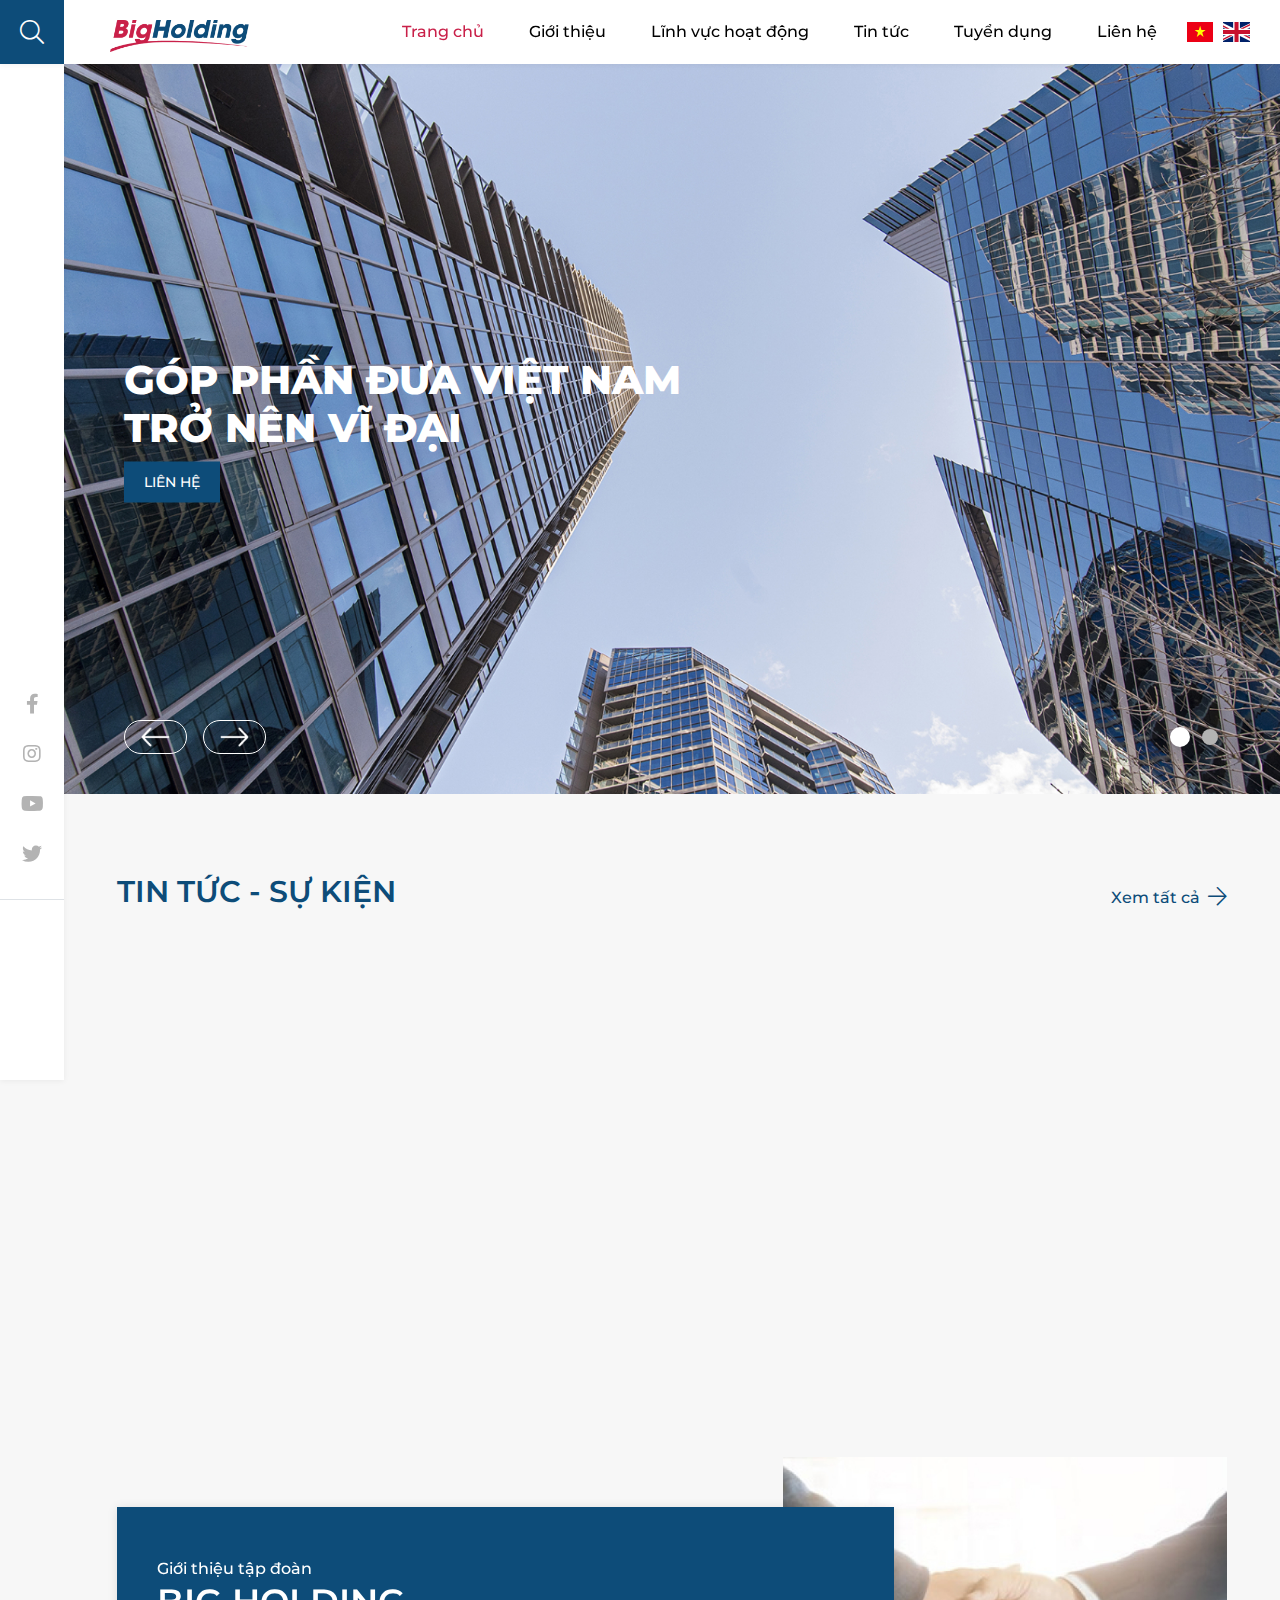
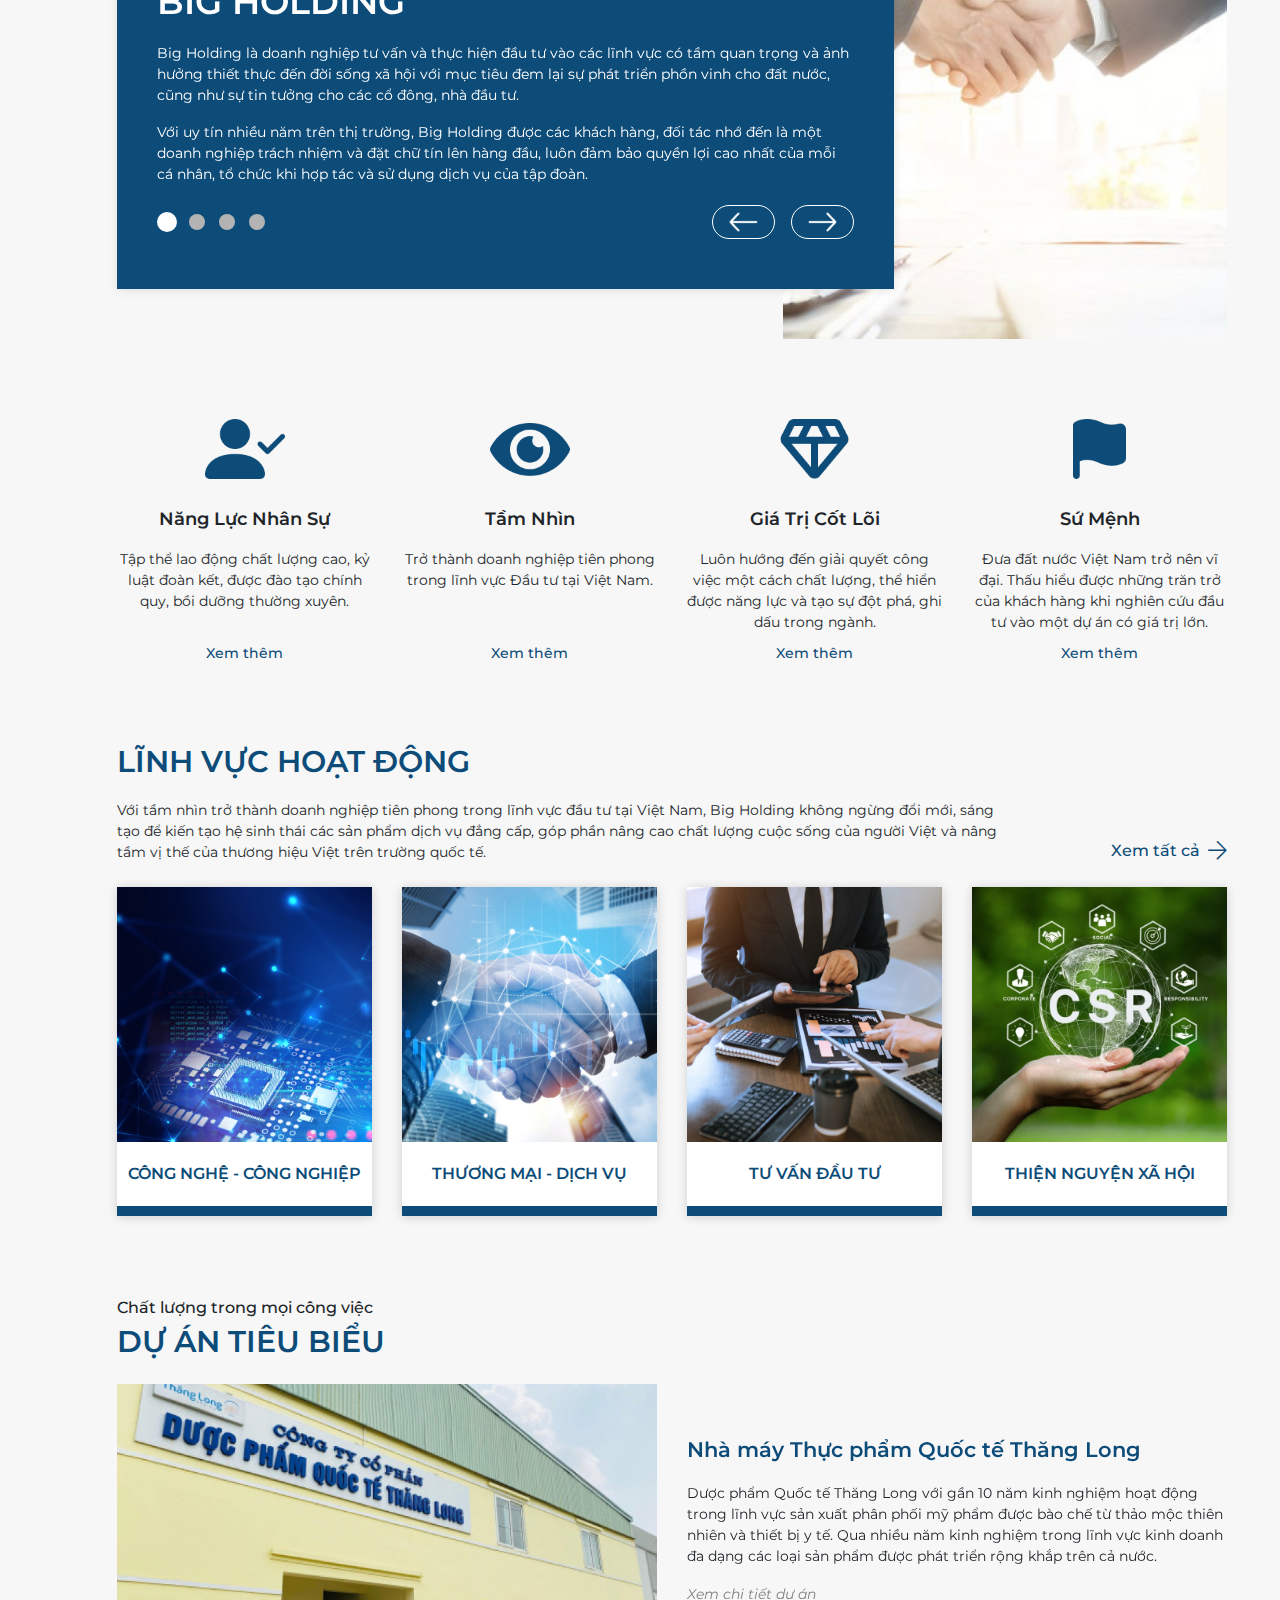
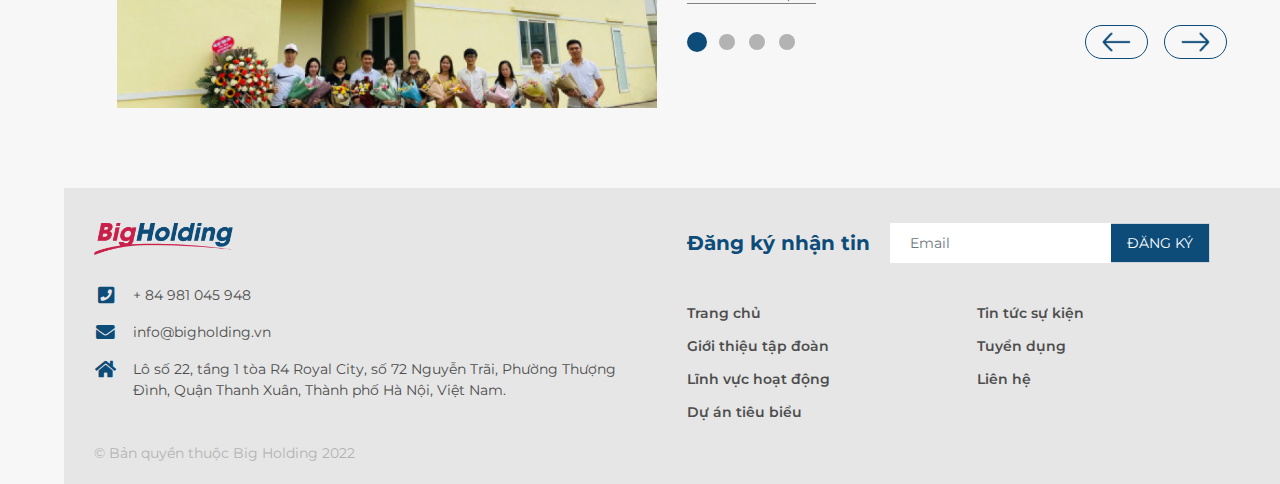
<file: index.html>
<!DOCTYPE html>
<html lang="vi">
    <head>
        <title>Title</title>
        <meta charset="utf-8" />
        <meta name="description" content="Description" />
        <meta name="viewport" content="width=device-width, initial-scale=1, maximum-scale=1, user-scalable=no" />
        <!-- Styles-->
        <link rel="stylesheet" type="text/css" href="./css/libs.css" />
        <link rel="stylesheet" type="text/css" href="./vendor/fontawesome-pro/css/all.min.css" />
        <link rel="stylesheet" type="text/css" href="./css/app.css?v=1.6" />
        <!-- Scripts-->
        <script src="./js/libs.js" defer="defer"></script>
        <script src="./js/app.js?v=1.6" defer="defer"></script>
    </head>
    <body>
        <div class="page">
            <!-- header-->
            <header class="header">
                <div class="header__wrapper">
                    <div class="container">
                        <div class="header__inner"><a class="header__logo" href="./index.html"><img src="./images/logo.png" alt="" /></a>
                            <div class="header__elements">
                                <section class="navbar js-navbar">
                                    <div class="navbar__backdrop js-navbar-toggle"></div>
                                    <div class="navbar__wrapper">
                                        <div class="navbar__header"><a class="navbar__logo" href="./index.html"><img src="./images/logo.png" alt="" /></a>
                                            <button class="btn-toggle js-navbar-toggle ms-auto"></button>
                                        </div>
                                        <div class="navbar__body">
                                            <ul class="menu menu-root">
                                                <li class="menu-item"><a class="menu-link active" href="./index.html">Trang chủ</a>
                                                </li>
                                                <li class="menu-item menu-item-group"><a class="menu-link" href="./about.html">Giới thiệu</a><span class="menu-toggle"></span>
                                                    <ul class="menu menu-sub">
                                                        <li class="menu-item"><a class="menu-link" href="#!">Dropdown</a>
                                                        </li>
                                                        <li class="menu-item"><a class="menu-link" href="#!">Dropdown</a>
                                                        </li>
                                                        <li class="menu-item"><a class="menu-link" href="#!">Dropdown</a>
                                                        </li>
                                                        <li class="menu-item menu-item-group"><a class="menu-link" href="#!">Dropdown</a><span class="menu-toggle"></span>
                                                            <ul class="menu menu-sub menu-sub-2">
                                                                <li class="menu-item"><a class="menu-link" href="#!">Dropdown</a>
                                                                </li>
                                                                <li class="menu-item"><a class="menu-link" href="#!">Dropdown</a>
                                                                </li>
                                                                <li class="menu-item"><a class="menu-link" href="#!">Dropdown</a>
                                                                </li>
                                                            </ul>
                                                        </li>
                                                    </ul>
                                                </li>
                                                <li class="menu-item"><a class="menu-link" href="./projects.html">Lĩnh vực hoạt động</a>
                                                </li>
                                                <li class="menu-item"><a class="menu-link" href="./news.html">Tin tức</a>
                                                </li>
                                                <li class="menu-item"><a class="menu-link" href="./recruit.html">Tuyển dụng</a>
                                                </li>
                                                <li class="menu-item"><a class="menu-link" href="./contact.html">Liên hệ</a>
                                                </li>
                                            </ul>
                                            <ul class="h-social">
                                                <li><a href="#!"><i class="fab fa-fw fa-facebook-f"></i></a></li>
                                                <li><a href="#!"><i class="fab fa-fw fa-instagram"></i></a></li>
                                                <li><a href="#!"><i class="fab fa-fw fa-youtube"></i></a></li>
                                                <li><a href="#!"><i class="fab fa-fw fa-twitter"></i></a></li>
                                            </ul>
                                        </div>
                                    </div>
                                </section>
                                <form class="search">
                                    <div class="input-group">
                                        <input class="form-control" type="text" placeholder="Tìm kiếm..." />
                                        <button class="input-group-text" type="submit"><i class="far fa-search"></i></button>
                                        <button class="input-group-text search__close" type="button"><i class="fal fa-times"></i></button>
                                    </div>
                                </form>
                                <nav class="lang ms-xl-20 ms-xxl-50"><a href="#!"><img src="./images/vn.svg" alt="" /></a><a href="#!"><img src="./images/gb.svg" alt="" /></a></nav>
                                <button class="search-btn ms-2 ms-xl-0" type="button"><i class="fal fa-search"></i></button>
                                <button class="btn-toggle d-xl-none js-navbar-toggle ms-2"></button>
                            </div>
                        </div>
                    </div>
                </div>
            </header>
            <div class="page__content">
                <!-- main content-->
                <div class="banner-slider">
                    <div class="banner-slider__container swiper-container">
                        <div class="swiper-wrapper">
                            <div class="swiper-slide">
                                <div class="banner-slider__frame"><img src="./images/banner-slide-1.jpg" alt="" /></div>
                                <div class="banner-slider__content">
                                    <div class="banner-slider__title">GÓP PHẦN ĐƯA VIỆT NAM<br />TRỞ NÊN VĨ ĐẠI</div><a class="button" href="#!">Liên hệ</a>
                                </div>
                            </div>
                            <div class="swiper-slide">
                                <div class="banner-slider__frame"><img src="./images/banner-slide-1.jpg" alt="" /></div>
                                <div class="banner-slider__content">
                                    <div class="banner-slider__title">GÓP PHẦN ĐƯA VIỆT NAM<br />TRỞ NÊN VĨ ĐẠI</div><a class="button" href="#!">Liên hệ</a>
                                </div>
                            </div>
                        </div>
                        <div class="banner-slider__nav">
                            <div class="banner-slider__prev"><img src="./images/icon-long-arrow-left.png" alt="" /></div>
                            <div class="banner-slider__next"><img src="./images/icon-long-arrow-right.png" alt="" /></div>
                            <div class="banner-slider__pagination ms-auto"></div>
                        </div>
                    </div>
                </div>
                <section class="section-2 parallax-1">
                    <div class="container">
                        <div class="section-2__header">
                            <div class="row align-items-end">
                                <div class="col-sm">
                                    <h2 class="section-2__title mb-0">TIN TỨC - SỰ KIỆN</h2>
                                </div>
                                <div class="col-sm-auto"><a class="n-link" href="./news.html">Xem tất cả<i class="fal fa-lg fa-arrow-right ms-2"></i></a>
                                </div>
                            </div>
                        </div>
                        <div class="row g-30 gx-xl-50">
                            <div class="col-lg-4 wow fadeInRight" data-wow-delay="0.1s">
                                <div class="news"><a class="news__frame" href="./detail.html"><img src="./images/news-1.jpg" alt="" /></a>
                                    <div class="news__body">
                                        <h3 class="news__title"><a href="#!">Chưa thông qua cấp phép vắc xin Nanocovax do thiếu dữ liệu</a></h3>
                                        <div class="news__info"><span class="me-3">Tin tức</span><span>August 29, 2021</span></div>
                                        <div class="news__desc">Sáng nay, 29/8, Bộ Y tế họp xem xét cấp phép khẩn cấp vắc xin Nanocovax. Theo thông tin ban đầu, nhóm nghiên cứu được yêu cầu bổ sung...</div><a class="news__link" href="./detail.html">Đọc thêm</a>
                                    </div>
                                </div>
                            </div>
                            <div class="col-lg-4 wow fadeInRight" data-wow-delay="0.2s">
                                <div class="news"><a class="news__frame" href="./detail.html"><img src="./images/news-1.jpg" alt="" /></a>
                                    <div class="news__body">
                                        <h3 class="news__title"><a href="#!">Chưa thông qua cấp phép vắc xin Nanocovax do thiếu dữ liệu</a></h3>
                                        <div class="news__info"><span class="me-3">Tin tức</span><span>August 29, 2021</span></div>
                                        <div class="news__desc">Sáng nay, 29/8, Bộ Y tế họp xem xét cấp phép khẩn cấp vắc xin Nanocovax. Theo thông tin ban đầu, nhóm nghiên cứu được yêu cầu bổ sung...</div><a class="news__link" href="./detail.html">Đọc thêm</a>
                                    </div>
                                </div>
                            </div>
                            <div class="col-lg-4 wow fadeInRight" data-wow-delay="0.3s">
                                <div class="news"><a class="news__frame" href="./detail.html"><img src="./images/news-1.jpg" alt="" /></a>
                                    <div class="news__body">
                                        <h3 class="news__title"><a href="#!">Chưa thông qua cấp phép vắc xin Nanocovax do thiếu dữ liệu</a></h3>
                                        <div class="news__info"><span class="me-3">Tin tức</span><span>August 29, 2021</span></div>
                                        <div class="news__desc">Sáng nay, 29/8, Bộ Y tế họp xem xét cấp phép khẩn cấp vắc xin Nanocovax. Theo thông tin ban đầu, nhóm nghiên cứu được yêu cầu bổ sung...</div><a class="news__link" href="./detail.html">Đọc thêm</a>
                                    </div>
                                </div>
                            </div>
                        </div>
                    </div>
                </section>
                <section class="section-2">
                    <div class="container">
                        <div class="intro-slider">
                            <div class="intro-slider__frame"><img src="./images/intro-slide-1.jpg" alt="" /></div>
                            <div class="intro-slider__content">
                                <div class="intro-slider__container swiper-container">
                                    <div class="swiper-wrapper">
                                        <div class="swiper-slide">
                                            <div class="intro-slider__subtitle">Giới thiệu tập đoàn</div>
                                            <div class="intro-slider__title">BIG HOLDING</div>
                                            <div class="intro-slider__desc">
                                                <p>Big Holding là doanh nghiệp tư vấn và thực hiện đầu tư vào các lĩnh vực có tầm quan trọng và ảnh hưởng thiết thực đến đời sống xã hội với mục tiêu đem lại sự phát triển phồn vinh cho đất nước, cũng như sự tin tưởng cho các cổ đông, nhà đầu tư.</p>
                                                <p>Với uy tín nhiều năm trên thị trường, Big Holding được các khách hàng, đối tác nhớ đến là một doanh nghiệp trách nhiệm và đặt chữ tín lên hàng đầu, luôn đảm bảo quyền lợi cao nhất của mỗi cá nhân, tổ chức khi hợp tác và sử dụng dịch vụ của tập đoàn.</p>
                                            </div>
                                        </div>
                                        <div class="swiper-slide">
                                            <div class="intro-slider__subtitle">Giới thiệu tập đoàn</div>
                                            <div class="intro-slider__title">BIG HOLDING</div>
                                            <div class="intro-slider__desc">
                                                <p>Big Holding là doanh nghiệp tư vấn và thực hiện đầu tư vào các lĩnh vực có tầm quan trọng và ảnh hưởng thiết thực đến đời sống xã hội với mục tiêu đem lại sự phát triển phồn vinh cho đất nước, cũng như sự tin tưởng cho các cổ đông, nhà đầu tư.</p>
                                                <p>Với uy tín nhiều năm trên thị trường, Big Holding được các khách hàng, đối tác nhớ đến là một doanh nghiệp trách nhiệm và đặt chữ tín lên hàng đầu, luôn đảm bảo quyền lợi cao nhất của mỗi cá nhân, tổ chức khi hợp tác và sử dụng dịch vụ của tập đoàn.</p>
                                            </div>
                                        </div>
                                        <div class="swiper-slide">
                                            <div class="intro-slider__subtitle">Giới thiệu tập đoàn</div>
                                            <div class="intro-slider__title">BIG HOLDING</div>
                                            <div class="intro-slider__desc">
                                                <p>Big Holding là doanh nghiệp tư vấn và thực hiện đầu tư vào các lĩnh vực có tầm quan trọng và ảnh hưởng thiết thực đến đời sống xã hội với mục tiêu đem lại sự phát triển phồn vinh cho đất nước, cũng như sự tin tưởng cho các cổ đông, nhà đầu tư.</p>
                                                <p>Với uy tín nhiều năm trên thị trường, Big Holding được các khách hàng, đối tác nhớ đến là một doanh nghiệp trách nhiệm và đặt chữ tín lên hàng đầu, luôn đảm bảo quyền lợi cao nhất của mỗi cá nhân, tổ chức khi hợp tác và sử dụng dịch vụ của tập đoàn.</p>
                                            </div>
                                        </div>
                                        <div class="swiper-slide">
                                            <div class="intro-slider__subtitle">Giới thiệu tập đoàn</div>
                                            <div class="intro-slider__title">BIG HOLDING</div>
                                            <div class="intro-slider__desc">
                                                <p>Big Holding là doanh nghiệp tư vấn và thực hiện đầu tư vào các lĩnh vực có tầm quan trọng và ảnh hưởng thiết thực đến đời sống xã hội với mục tiêu đem lại sự phát triển phồn vinh cho đất nước, cũng như sự tin tưởng cho các cổ đông, nhà đầu tư.</p>
                                                <p>Với uy tín nhiều năm trên thị trường, Big Holding được các khách hàng, đối tác nhớ đến là một doanh nghiệp trách nhiệm và đặt chữ tín lên hàng đầu, luôn đảm bảo quyền lợi cao nhất của mỗi cá nhân, tổ chức khi hợp tác và sử dụng dịch vụ của tập đoàn.</p>
                                            </div>
                                        </div>
                                    </div>
                                </div>
                                <div class="intro-slider__nav">
                                    <div class="intro-slider__pagination me-auto"></div>
                                    <div class="intro-slider__prev"><img src="./images/icon-long-arrow-left.png" alt="" /></div>
                                    <div class="intro-slider__next"><img src="./images/icon-long-arrow-right.png" alt="" /></div>
                                </div>
                            </div>
                        </div>
                    </div>
                </section>
                <section class="section-2">
                    <div class="container">
                        <div class="row gx-3 gy-4 g-xl-30">
                            <div class="col-lg-3 col-6">
                                <div class="h-info"><img class="h-info__icon" src="./images/icon-user-check.png" alt="">
                                    <div class="h-info__title"><a href="#!">Năng Lực Nhân Sự</a></div>
                                    <div class="h-info__desc">Tập thể lao động chất lượng cao, kỷ luật đoàn kết, được đào tạo chính quy, bồi dưỡng thường xuyên.</div>
                                    <div class="mt-auto"><a class="h-info__link" href="#!">Xem thêm</a></div>
                                </div>
                            </div>
                            <div class="col-lg-3 col-6">
                                <div class="h-info"><img class="h-info__icon" src="./images/icon-eye.png" alt="">
                                    <div class="h-info__title"><a href="#!">Tầm Nhìn</a></div>
                                    <div class="h-info__desc">Trở thành doanh nghiệp tiên phong trong lĩnh vực Đầu tư tại Việt Nam.</div>
                                    <div class="mt-auto"><a class="h-info__link" href="#!">Xem thêm</a></div>
                                </div>
                            </div>
                            <div class="col-lg-3 col-6">
                                <div class="h-info"><img class="h-info__icon" src="./images/icon-diamond.png" alt="">
                                    <div class="h-info__title"><a href="#!">Giá Trị Cốt Lõi</a></div>
                                    <div class="h-info__desc">Luôn hướng đến giải quyết công việc một cách chất lượng, thể hiển được năng lực và tạo sự đột phá, ghi dấu trong ngành.</div>
                                    <div class="mt-auto"><a class="h-info__link" href="#!">Xem thêm</a></div>
                                </div>
                            </div>
                            <div class="col-lg-3 col-6">
                                <div class="h-info"><img class="h-info__icon" src="./images/icon-flag.png" alt="">
                                    <div class="h-info__title"><a href="#!">Sứ Mệnh</a></div>
                                    <div class="h-info__desc">Đưa đất nước Việt Nam trở nên vĩ đại. Thấu hiểu được những trăn trở của khách hàng khi nghiên cứu đầu tư vào một dự án có giá trị lớn.</div>
                                    <div class="mt-auto"><a class="h-info__link" href="#!">Xem thêm</a></div>
                                </div>
                            </div>
                        </div>
                    </div>
                </section>
                <section class="section-2">
                    <div class="container">
                        <div class="section-2__header">
                            <div class="row g-3">
                                <div class="col-sm">
                                    <h2 class="section-2__title mb-20">LĨNH VỰC HOẠT ĐỘNG</h2>
                                    <div class="section-2__desc mb-0" style="max-width:900px">Với tầm nhìn trở thành doanh nghiệp tiên phong trong lĩnh vực đầu tư tại Việt Nam, Big Holding không ngừng đổi mới, sáng tạo để kiến tạo hệ sinh thái các sản phẩm dịch vụ đẳng cấp, góp phần nâng cao chất lượng cuộc sống của người Việt và nâng tầm vị thế của thương hiệu Việt trên trường quốc tế.</div>
                                </div>
                                <div class="col-sm-auto align-self-end"><a class="n-link" href="./projects.html">Xem tất cả<i class="fal fa-lg fa-arrow-right ms-2"></i></a>
                                </div>
                            </div>
                        </div>
                        <div class="row g-3 g-xl-30 g-xxl-50">
                            <div class="col-lg-3 col-6">
                                <div class="card-3"><a class="card-3__frame" href="./projects.html"><img src="./images/card-3-1.jpg" alt=""></a>
                                    <div class="card-3__body">
                                        <div class="card-3__title">CÔNG NGHỆ - CÔNG NGHIỆP</div>
                                    </div><a class="card-3__overlay" href="./projects.html"><img class="card-3__icon" src="./images/icon-tech.png" alt="">
                                        <div class="card-3__title-2">CÔNG NGHỆ<br>CÔNG NGHIỆP</div>
                                    </a>
                                </div>
                            </div>
                            <div class="col-lg-3 col-6">
                                <div class="card-3"><a class="card-3__frame" href="./projects.html"><img src="./images/card-3-2.jpg" alt=""></a>
                                    <div class="card-3__body">
                                        <div class="card-3__title">THƯƠNG MẠI - DỊCH VỤ</div>
                                    </div><a class="card-3__overlay" href="./projects.html"><img class="card-3__icon" src="./images/icon-tech.png" alt="">
                                        <div class="card-3__title-2">CÔNG NGHỆ<br>CÔNG NGHIỆP</div>
                                    </a>
                                </div>
                            </div>
                            <div class="col-lg-3 col-6">
                                <div class="card-3"><a class="card-3__frame" href="./projects.html"><img src="./images/card-3-3.jpg" alt=""></a>
                                    <div class="card-3__body">
                                        <div class="card-3__title">TƯ VẤN ĐẦU TƯ</div>
                                    </div><a class="card-3__overlay" href="./projects.html"><img class="card-3__icon" src="./images/icon-tech.png" alt="">
                                        <div class="card-3__title-2">CÔNG NGHỆ<br>CÔNG NGHIỆP</div>
                                    </a>
                                </div>
                            </div>
                            <div class="col-lg-3 col-6">
                                <div class="card-3"><a class="card-3__frame" href="./projects.html"><img src="./images/card-3-4.jpg" alt=""></a>
                                    <div class="card-3__body">
                                        <div class="card-3__title">THIỆN NGUYỆN XÃ HỘI</div>
                                    </div><a class="card-3__overlay" href="./projects.html"><img class="card-3__icon" src="./images/icon-tech.png" alt="">
                                        <div class="card-3__title-2">CÔNG NGHỆ<br>CÔNG NGHIỆP</div>
                                    </a>
                                </div>
                            </div>
                        </div>
                    </div>
                </section>
                <section class="section-2">
                    <div class="container">
                        <div class="section-2__header">
                            <div class="section-2__subtitle">Chất lượng trong mọi công việc</div>
                            <h2 class="section-2__title">DỰ ÁN TIÊU BIỂU</h2>
                        </div>
                        <div class="project-sync">
                            <div class="row g-30 g-xxl-50 align-items-center">
                                <div class="col-lg-6">
                                    <div class="img-slider">
                                        <div class="img-slider__container swiper-container">
                                            <div class="swiper-wrapper">
                                                <div class="swiper-slide"><a class="ratio ratio-10x6 hover-zoom" href="./detail.html"><img src="./images/img-slide-1.jpg" alt="" /></a>
                                                </div>
                                                <div class="swiper-slide"><a class="ratio ratio-10x6 hover-zoom" href="./detail.html"><img src="./images/img-slide-1.jpg" alt="" /></a>
                                                </div>
                                                <div class="swiper-slide"><a class="ratio ratio-10x6 hover-zoom" href="./detail.html"><img src="./images/img-slide-1.jpg" alt="" /></a>
                                                </div>
                                                <div class="swiper-slide"><a class="ratio ratio-10x6 hover-zoom" href="./detail.html"><img src="./images/img-slide-1.jpg" alt="" /></a>
                                                </div>
                                            </div>
                                        </div>
                                    </div>
                                </div>
                                <div class="col-lg-6 pl-xxl-40">
                                    <div class="info-slider">
                                        <div class="info-slider__container swiper-container">
                                            <div class="swiper-wrapper">
                                                <div class="swiper-slide"><a class="info-slider__title" href="./detail.html">Nhà máy Thực phẩm Quốc tế Thăng Long</a>
                                                    <div class="info-slider__desc">Dược phẩm Quốc tế Thăng Long với gần 10 năm kinh nghiệm hoạt động trong lĩnh vực sản xuất phân phối mỹ phẩm được bào chế từ thảo mộc thiên nhiên và thiết bị y tế. Qua nhiều năm kinh nghiệm trong lĩnh vực kinh doanh đa dạng các loại sản phẩm được phát triển rộng khắp trên cả nước.</div><a class="info-slider__link" href="./detail.html">Xem chi tiết dự án</a>
                                                </div>
                                                <div class="swiper-slide"><a class="info-slider__title" href="./detail.html">Nhà máy Thực phẩm Quốc tế Thăng Long</a>
                                                    <div class="info-slider__desc">Dược phẩm Quốc tế Thăng Long với gần 10 năm kinh nghiệm hoạt động trong lĩnh vực sản xuất phân phối mỹ phẩm được bào chế từ thảo mộc thiên nhiên và thiết bị y tế. Qua nhiều năm kinh nghiệm trong lĩnh vực kinh doanh đa dạng các loại sản phẩm được phát triển rộng khắp trên cả nước.</div><a class="info-slider__link" href="./detail.html">Xem chi tiết dự án</a>
                                                </div>
                                                <div class="swiper-slide"><a class="info-slider__title" href="./detail.html">Nhà máy Thực phẩm Quốc tế Thăng Long</a>
                                                    <div class="info-slider__desc">Dược phẩm Quốc tế Thăng Long với gần 10 năm kinh nghiệm hoạt động trong lĩnh vực sản xuất phân phối mỹ phẩm được bào chế từ thảo mộc thiên nhiên và thiết bị y tế. Qua nhiều năm kinh nghiệm trong lĩnh vực kinh doanh đa dạng các loại sản phẩm được phát triển rộng khắp trên cả nước.</div><a class="info-slider__link" href="./detail.html">Xem chi tiết dự án</a>
                                                </div>
                                                <div class="swiper-slide"><a class="info-slider__title" href="./detail.html">Nhà máy Thực phẩm Quốc tế Thăng Long</a>
                                                    <div class="info-slider__desc">Dược phẩm Quốc tế Thăng Long với gần 10 năm kinh nghiệm hoạt động trong lĩnh vực sản xuất phân phối mỹ phẩm được bào chế từ thảo mộc thiên nhiên và thiết bị y tế. Qua nhiều năm kinh nghiệm trong lĩnh vực kinh doanh đa dạng các loại sản phẩm được phát triển rộng khắp trên cả nước.</div><a class="info-slider__link" href="./detail.html">Xem chi tiết dự án</a>
                                                </div>
                                            </div>
                                        </div>
                                        <div class="info-slider__nav">
                                            <div class="info-slider__pagination me-auto"></div>
                                            <div class="info-slider__prev"><img src="./images/icon-long-arrow-left.png" alt="" /></div>
                                            <div class="info-slider__next"><img src="./images/icon-long-arrow-right.png" alt="" /></div>
                                        </div>
                                    </div>
                                </div>
                            </div>
                        </div>
                    </div>
                </section>
            </div>
            <!-- footer-->
            <footer class="footer">
                <div class="container">
                    <div class="row">
                        <div class="col-md-6 mb-20"><a class="footer__logo" href="./index.html"><img src="./images/logo.png" alt="" /></a>
                            <ul class="f-contact mt-3 mt-xl-4">
                                <li class="f-contact__item">
                                    <div class="row g-3">
                                        <div class="col-auto"><i class="fas fa-lg fa-fw fa-phone-square text-primary"></i></div>
                                        <div class="col"><a href="tel:+84981045948">+ 84 981 045 948</a></div>
                                    </div>
                                </li>
                                <li class="f-contact__item">
                                    <div class="row g-3">
                                        <div class="col-auto"><i class="fas fa-lg fa-fw fa-envelope text-primary"></i></div>
                                        <div class="col"><a href="mailto:info@bigholding.vn">info@bigholding.vn</a></div>
                                    </div>
                                </li>
                                <li class="f-contact__item">
                                    <div class="row g-3">
                                        <div class="col-auto"><i class="fas fa-lg fa-fw fa-home text-primary"></i></div>
                                        <div class="col">Lô số 22, tầng 1 tòa R4 Royal City, số 72 Nguyễn Trãi, Phường Thượng Đình, Quận Thanh Xuân, Thành phố Hà Nội, Việt Nam.</div>
                                    </div>
                                </li>
                            </ul>
                        </div>
                        <div class="col-md-6 mb-20">
                            <form class="subscribe mb-4 mb-xl-40" action="#!">
                                <h3 class="subscribe__title">Đăng ký nhận tin</h3>
                                <div class="subscribe__group">
                                    <div class="input-group">
                                        <input class="form-control" type="email" placeholder="Email" />
                                        <button class="input-group-text">Đăng ký</button>
                                    </div>
                                </div>
                            </form>
                            <div class="row g-3">
                                <div class="col-6">
                                    <ul class="f-menu">
                                        <li><a href="#!">Trang chủ</a></li>
                                        <li><a href="#!">Giới thiệu tập đoàn</a></li>
                                        <li><a href="#!">Lĩnh vực hoạt động</a></li>
                                        <li><a href="#!">Dự án tiêu biểu</a></li>
                                    </ul>
                                </div>
                                <div class="col-6">
                                    <ul class="f-menu">
                                        <li><a href="#!">Tin tức sự kiện</a></li>
                                        <li><a href="#!">Tuyển dụng</a></li>
                                        <li><a href="#!">Liên hệ</a></li>
                                    </ul>
                                </div>
                            </div>
                        </div>
                    </div>
                    <div class="footer__copyright">© Bản quyền thuộc Big Holding 2022</div>
                </div>
            </footer>
        </div>
        <!-- modals + sticky widgets-->
        <button class="btn-movetop" type="button" data-target="body"><i class="fa fa-arrow-up"></i></button>
    </body>
</html>
</file>
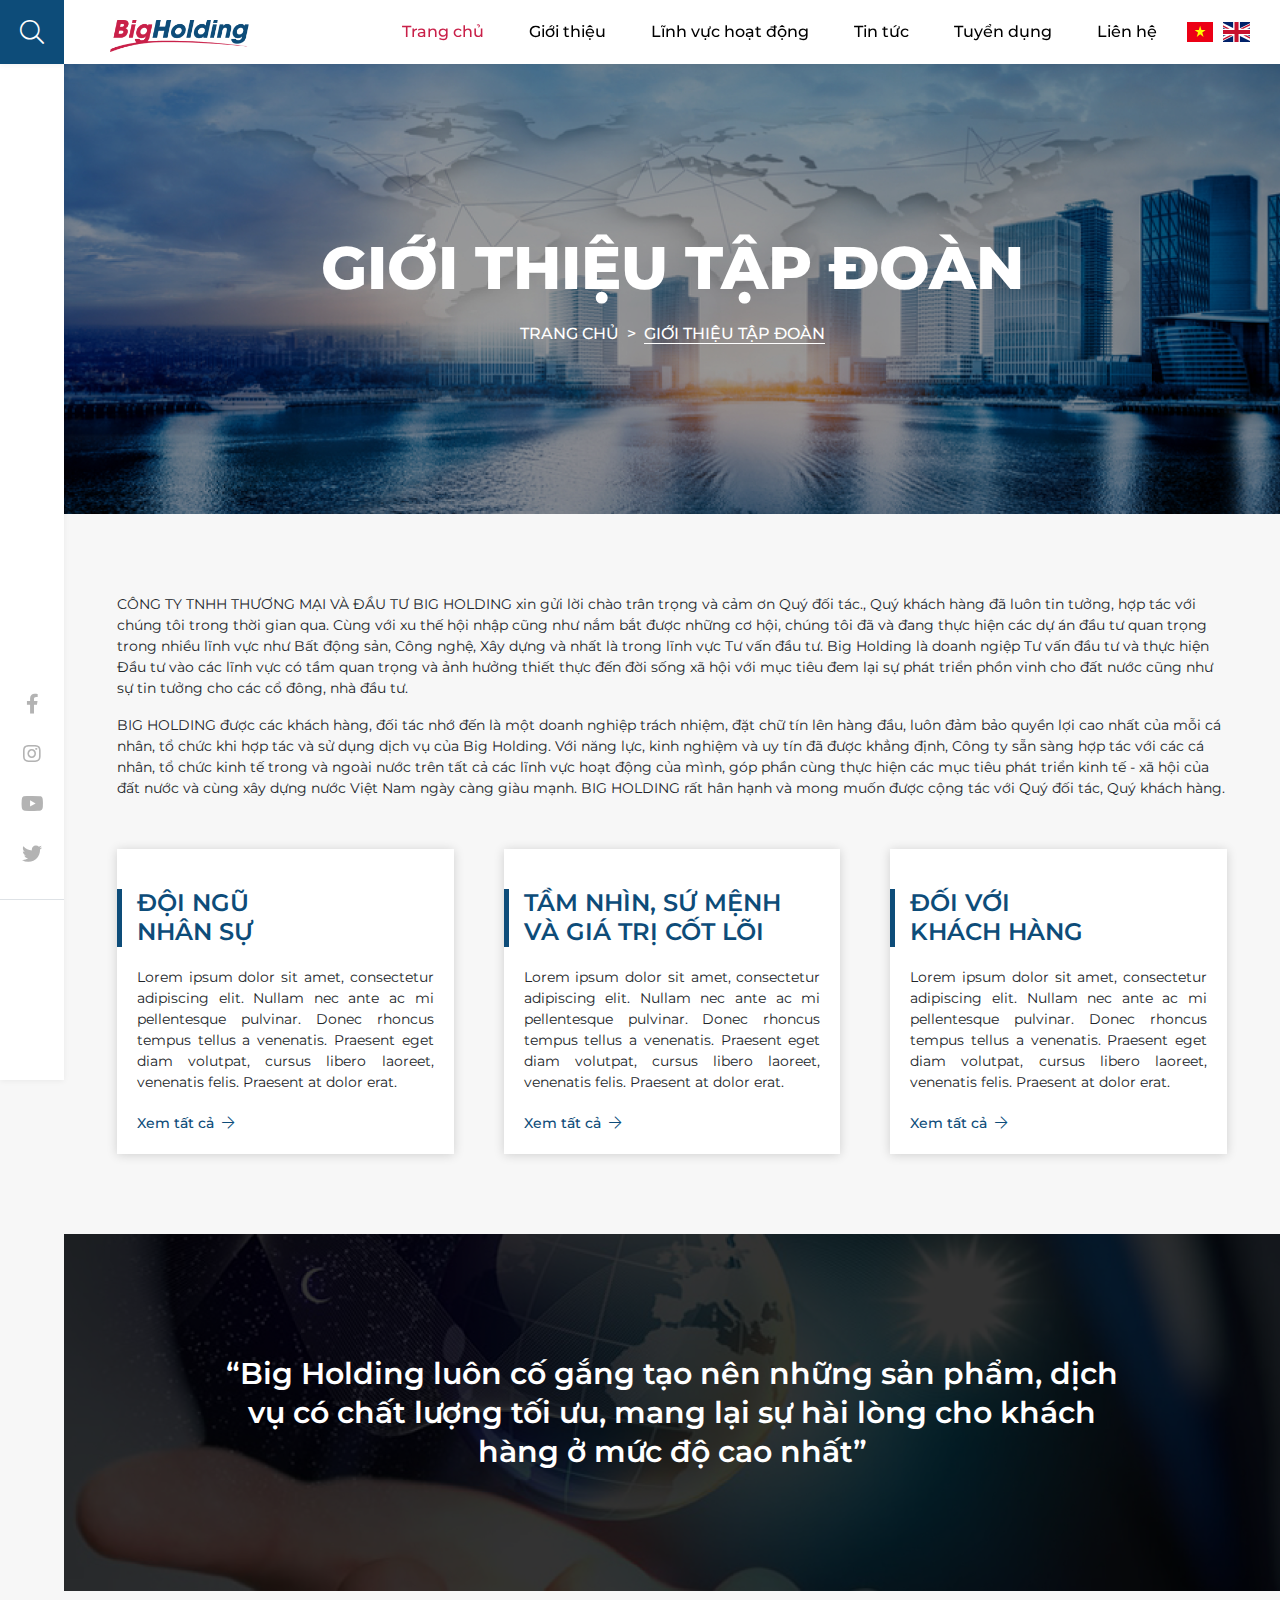
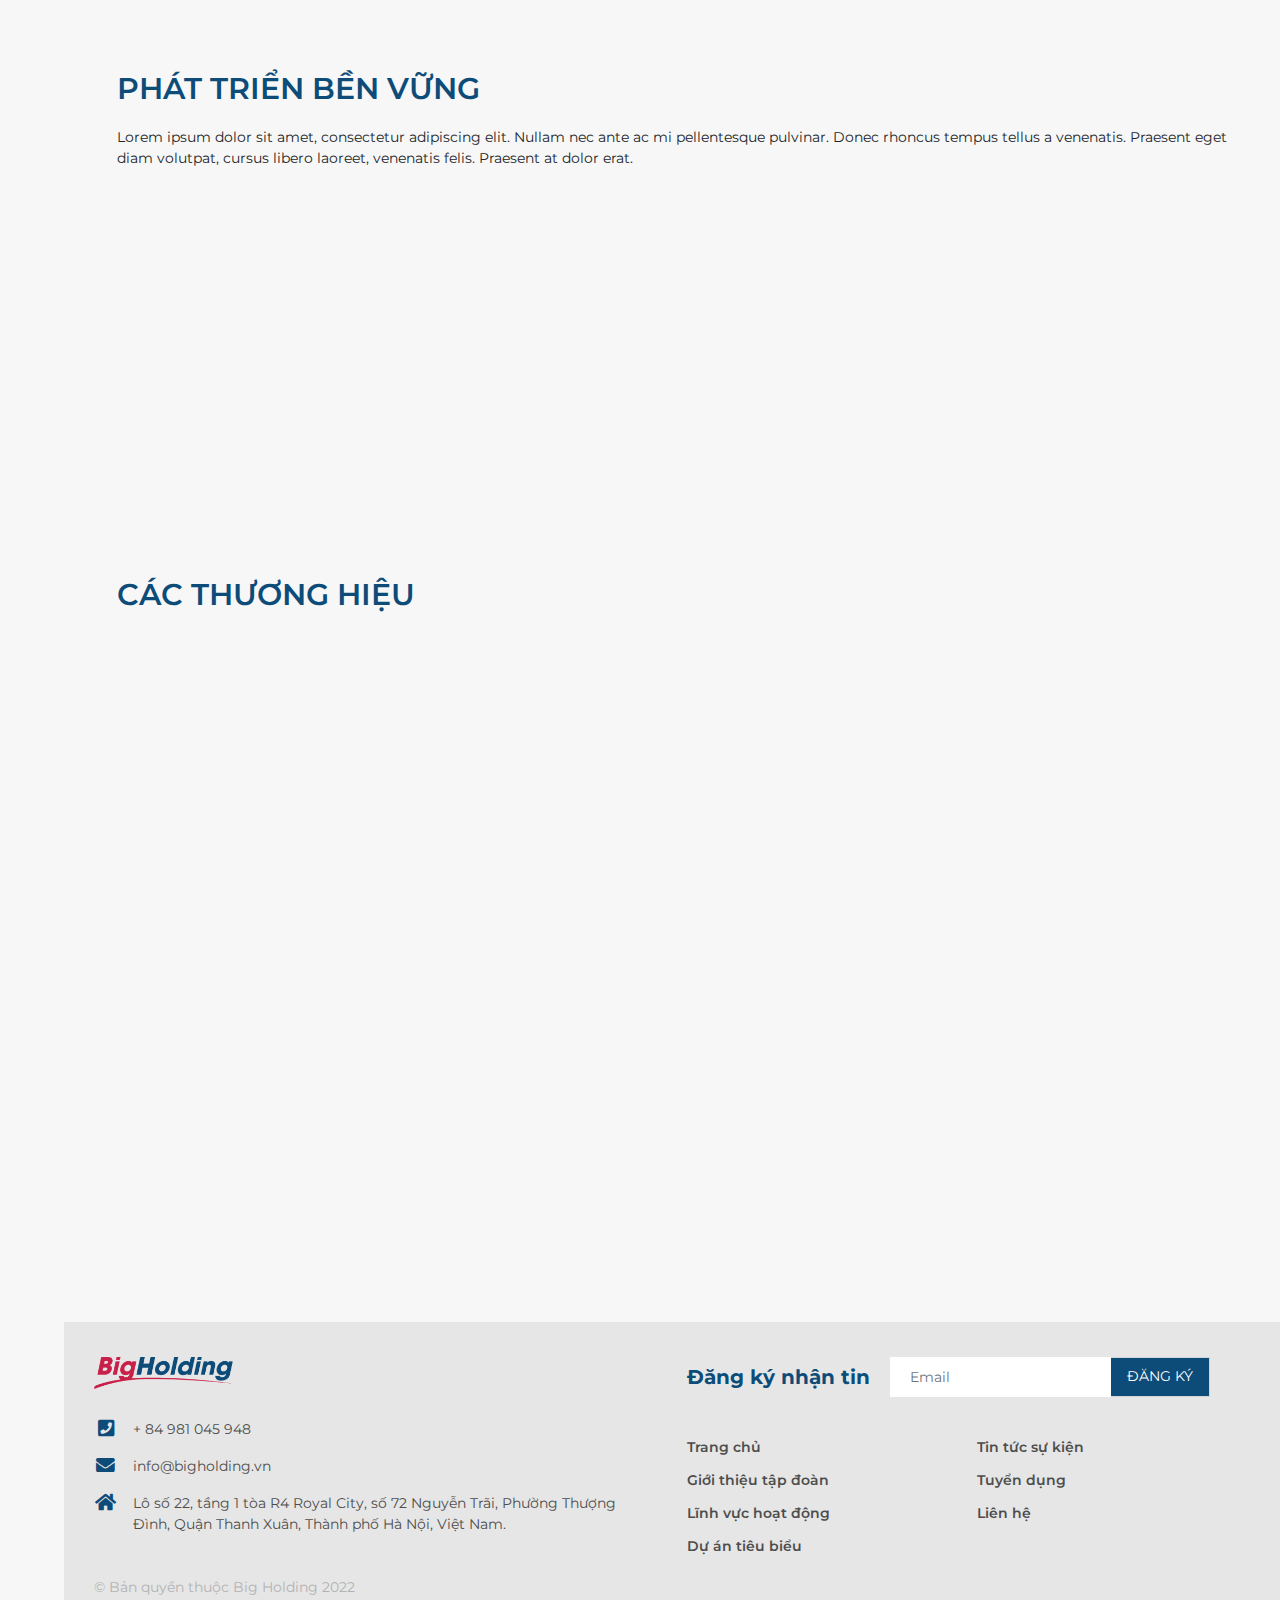
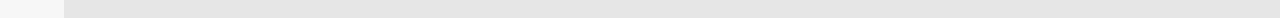
<file: about.html>
<!DOCTYPE html>
<html lang="vi">
    <head>
        <title>Title</title>
        <meta charset="utf-8" />
        <meta name="description" content="Description" />
        <meta name="viewport" content="width=device-width, initial-scale=1, maximum-scale=1, user-scalable=no" />
        <!-- Styles-->
        <link rel="stylesheet" type="text/css" href="./css/libs.css" />
        <link rel="stylesheet" type="text/css" href="./vendor/fontawesome-pro/css/all.min.css" />
        <link rel="stylesheet" type="text/css" href="./css/app.css?v=1.6" />
        <!-- Scripts-->
        <script src="./js/libs.js" defer="defer"></script>
        <script src="./js/app.js?v=1.6" defer="defer"></script>
    </head>
    <body>
        <div class="page">
            <!-- header-->
            <header class="header">
                <div class="header__wrapper">
                    <div class="container">
                        <div class="header__inner"><a class="header__logo" href="./index.html"><img src="./images/logo.png" alt="" /></a>
                            <div class="header__elements">
                                <section class="navbar js-navbar">
                                    <div class="navbar__backdrop js-navbar-toggle"></div>
                                    <div class="navbar__wrapper">
                                        <div class="navbar__header"><a class="navbar__logo" href="./index.html"><img src="./images/logo.png" alt="" /></a>
                                            <button class="btn-toggle js-navbar-toggle ms-auto"></button>
                                        </div>
                                        <div class="navbar__body">
                                            <ul class="menu menu-root">
                                                <li class="menu-item"><a class="menu-link active" href="./index.html">Trang chủ</a>
                                                </li>
                                                <li class="menu-item menu-item-group"><a class="menu-link" href="./about.html">Giới thiệu</a><span class="menu-toggle"></span>
                                                    <ul class="menu menu-sub">
                                                        <li class="menu-item"><a class="menu-link" href="#!">Dropdown</a>
                                                        </li>
                                                        <li class="menu-item"><a class="menu-link" href="#!">Dropdown</a>
                                                        </li>
                                                        <li class="menu-item"><a class="menu-link" href="#!">Dropdown</a>
                                                        </li>
                                                        <li class="menu-item menu-item-group"><a class="menu-link" href="#!">Dropdown</a><span class="menu-toggle"></span>
                                                            <ul class="menu menu-sub menu-sub-2">
                                                                <li class="menu-item"><a class="menu-link" href="#!">Dropdown</a>
                                                                </li>
                                                                <li class="menu-item"><a class="menu-link" href="#!">Dropdown</a>
                                                                </li>
                                                                <li class="menu-item"><a class="menu-link" href="#!">Dropdown</a>
                                                                </li>
                                                            </ul>
                                                        </li>
                                                    </ul>
                                                </li>
                                                <li class="menu-item"><a class="menu-link" href="./projects.html">Lĩnh vực hoạt động</a>
                                                </li>
                                                <li class="menu-item"><a class="menu-link" href="./news.html">Tin tức</a>
                                                </li>
                                                <li class="menu-item"><a class="menu-link" href="./recruit.html">Tuyển dụng</a>
                                                </li>
                                                <li class="menu-item"><a class="menu-link" href="./contact.html">Liên hệ</a>
                                                </li>
                                            </ul>
                                            <ul class="h-social">
                                                <li><a href="#!"><i class="fab fa-fw fa-facebook-f"></i></a></li>
                                                <li><a href="#!"><i class="fab fa-fw fa-instagram"></i></a></li>
                                                <li><a href="#!"><i class="fab fa-fw fa-youtube"></i></a></li>
                                                <li><a href="#!"><i class="fab fa-fw fa-twitter"></i></a></li>
                                            </ul>
                                        </div>
                                    </div>
                                </section>
                                <form class="search">
                                    <div class="input-group">
                                        <input class="form-control" type="text" placeholder="Tìm kiếm..." />
                                        <button class="input-group-text" type="submit"><i class="far fa-search"></i></button>
                                        <button class="input-group-text search__close" type="button"><i class="fal fa-times"></i></button>
                                    </div>
                                </form>
                                <nav class="lang ms-xl-20 ms-xxl-50"><a href="#!"><img src="./images/vn.svg" alt="" /></a><a href="#!"><img src="./images/gb.svg" alt="" /></a></nav>
                                <button class="search-btn ms-2 ms-xl-0" type="button"><i class="fal fa-search"></i></button>
                                <button class="btn-toggle d-xl-none js-navbar-toggle ms-2"></button>
                            </div>
                        </div>
                    </div>
                </div>
            </header>
            <div class="page__content">
                <!-- main content-->
                <article class="banner wow fadeInUp" data-wow-delay="0.1s"><img class="banner__bg" src="./images/banner-about.jpg" alt="" />
                    <div class="banner__title">Giới thiệu tập đoàn</div>
                    <div class="banner__breadcrumb">
                        <ol class="breadcrumb breadcrumb--white mb-0">
                            <li class="breadcrumb-item"><a class="link-unstyled" href="#!">Trang chủ</a></li>
                            <li class="breadcrumb-item active"><span>Giới thiệu tập đoàn</span></li>
                        </ol>
                    </div>
                </article>
                <section class="section-2 wow fadeInUp" data-wow-delay="0.15s">
                    <div class="container">
                        <div class="about-content mb-40 mb-xl-50">
                            <p>CÔNG TY TNHH THƯƠNG MẠI VÀ ĐẦU TƯ BIG HOLDING xin gửi lời chào trân trọng và cảm ơn Quý đối tác., Quý khách hàng đã luôn tin tưởng, hợp tác với chúng tôi trong thời gian qua. Cùng với xu thế hội nhập cũng như nắm bắt được những cơ hội, chúng tôi đã và đang thực hiện các dự án đầu tư quan trọng trong nhiều lĩnh vực như Bất động sản, Công nghệ, Xây dựng và nhất là trong lĩnh vực Tư vấn đầu tư. Big Holding là doanh ngiệp Tư vấn đầu tư và thực hiện Đầu tư vào các lĩnh vực có tầm quan trọng và ảnh hưởng thiết thực đến đời sống xã hội với mục tiêu đem lại sự phát triển phồn vinh cho đất nước cũng như sự tin tưởng cho các cổ đông, nhà đầu tư.</p>
                            <p>BIG HOLDING được các khách hàng, đối tác nhớ đến là một doanh nghiệp trách nhiệm, đặt chữ tín lên hàng đầu, luôn đảm bảo quyền lợi cao nhất của mỗi cá nhân, tổ chức khi hợp tác và sử dụng dịch vụ của Big Holding. Với năng lực, kinh nghiệm và uy tín đã được khẳng định, Công ty sẵn sàng hợp tác với các cá nhân, tổ chức kinh tế trong và ngoài nước trên tất cả các lĩnh vực hoạt động của mình, góp phần cùng thực hiện các mục tiêu phát triển kinh tế - xã hội của đất nước và cùng xây dựng nước Việt Nam ngày càng giàu mạnh. BIG HOLDING rất hân hạnh và mong muốn được cộng tác với Quý đối tác, Quý khách hàng.</p>
                        </div>
                        <div class="row g-30 gx-xl-50">
                            <div class="col-md-4 wow fadeInUp" data-wow-delay="0.1s">
                                <div class="card-1">
                                    <div class="card-1__title">ĐỘI NGŨ<br>NHÂN SỰ</div>
                                    <div class="card-1__desc">Lorem ipsum dolor sit amet, consectetur adipiscing elit. Nullam nec ante ac mi pellentesque pulvinar. Donec rhoncus tempus tellus a venenatis. Praesent eget diam volutpat, cursus libero laoreet, venenatis felis. Praesent at dolor erat.</div>
                                    <div class="mt-auto"><a class="card-1__link" href="./detail.html">Xem tất cả<i class="fal fa-arrow-right ms-2"></i></a></div>
                                </div>
                            </div>
                            <div class="col-md-4 wow fadeInUp" data-wow-delay="0.3s">
                                <div class="card-1">
                                    <div class="card-1__title">TẦM NHÌN, SỨ MỆNH<br>VÀ GIÁ TRỊ CỐT LÕI</div>
                                    <div class="card-1__desc">Lorem ipsum dolor sit amet, consectetur adipiscing elit. Nullam nec ante ac mi pellentesque pulvinar. Donec rhoncus tempus tellus a venenatis. Praesent eget diam volutpat, cursus libero laoreet, venenatis felis. Praesent at dolor erat.</div>
                                    <div class="mt-auto"><a class="card-1__link" href="./detail.html">Xem tất cả<i class="fal fa-arrow-right ms-2"></i></a></div>
                                </div>
                            </div>
                            <div class="col-md-4 wow fadeInUp" data-wow-delay="0.5s">
                                <div class="card-1">
                                    <div class="card-1__title">ĐỐI VỚI<br>KHÁCH HÀNG</div>
                                    <div class="card-1__desc">Lorem ipsum dolor sit amet, consectetur adipiscing elit. Nullam nec ante ac mi pellentesque pulvinar. Donec rhoncus tempus tellus a venenatis. Praesent eget diam volutpat, cursus libero laoreet, venenatis felis. Praesent at dolor erat.</div>
                                    <div class="mt-auto"><a class="card-1__link" href="./detail.html">Xem tất cả<i class="fal fa-arrow-right ms-2"></i></a></div>
                                </div>
                            </div>
                        </div>
                    </div>
                </section>
                <article class="about-quote">
                    <div class="about-quote__text parallax-2">“Big Holding luôn cố gắng tạo nên những sản phẩm, dịch vụ có chất lượng tối ưu, mang lại sự hài lòng cho khách hàng ở mức độ cao nhất”</div>
                </article>
                <section class="section-2">
                    <div class="container">
                        <h2 class="section-2__title">PHÁT TRIỂN BỀN VỮNG</h2>
                        <div class="section-2__desc mb-4">Lorem ipsum dolor sit amet, consectetur adipiscing elit. Nullam nec ante ac mi pellentesque pulvinar. Donec rhoncus tempus tellus a venenatis. Praesent eget diam volutpat, cursus libero laoreet, venenatis felis. Praesent at dolor erat.</div>
                        <div class="row g-30 gx-xl-50">
                            <div class="col-md-4 wow fadeInUp" data-wow-delay="0.1s">
                                <div class="card-1">
                                    <div class="card-1__title">VĂN HÓA<br>DOANH NGHIỆP</div>
                                    <div class="card-1__desc">Lorem ipsum dolor sit amet, consectetur adipiscing elit. Nullam nec ante ac mi pellentesque pulvinar. Donec rhoncus tempus tellus a venenatis. Praesent eget diam volutpat, cursus libero laoreet, venenatis felis. Praesent at dolor erat.</div>
                                    <div class="mt-auto"><a class="card-1__link" href="./detail.html">Xem tất cả<i class="fal fa-arrow-right ms-2"></i></a></div>
                                </div>
                            </div>
                            <div class="col-md-4 wow fadeInUp" data-wow-delay="0.3s">
                                <div class="card-1">
                                    <div class="card-1__title">CHIẾN LƯỢC<br>CON NGƯỜI</div>
                                    <div class="card-1__desc">Lorem ipsum dolor sit amet, consectetur adipiscing elit. Nullam nec ante ac mi pellentesque pulvinar. Donec rhoncus tempus tellus a venenatis. Praesent eget diam volutpat, cursus libero laoreet, venenatis felis. Praesent at dolor erat.</div>
                                    <div class="mt-auto"><a class="card-1__link" href="./detail.html">Xem tất cả<i class="fal fa-arrow-right ms-2"></i></a></div>
                                </div>
                            </div>
                            <div class="col-md-4 wow fadeInUp" data-wow-delay="0.5s">
                                <div class="card-1">
                                    <div class="card-1__title">MÔI TRƯỜNG VÀ<br>CỘNG ĐỒNG</div>
                                    <div class="card-1__desc">Lorem ipsum dolor sit amet, consectetur adipiscing elit. Nullam nec ante ac mi pellentesque pulvinar. Donec rhoncus tempus tellus a venenatis. Praesent eget diam volutpat, cursus libero laoreet, venenatis felis. Praesent at dolor erat.</div>
                                    <div class="mt-auto"><a class="card-1__link" href="./detail.html">Xem tất cả<i class="fal fa-arrow-right ms-2"></i></a></div>
                                </div>
                            </div>
                        </div>
                    </div>
                </section>
                <section class="section-2">
                    <div class="container">
                        <h2 class="section-2__title">CÁC THƯƠNG HIỆU</h2>
                        <div class="overflow-hidden pt-xxl-4">
                            <div class="row g-40 gy-xl-60 gy-xxl-80 gx-xl-60 gx-xxl-80">
                                <div class="col-sm-6 col-lg-3 border-end wow fadeInUp" data-wow-delay="0.1s">
                                    <div class="card-2"><img class="card-2__logo" src="./images/brand-1.png" alt="">
                                        <h3 class="card-2__name"><a href="./detail.html" target="_blank">NGT GROUP</a></h3>
                                        <div class="card-2__desc">Lorem ipsum dolor sit amet, con sec tetur adipiscing elit. Nullam nec ante ac mi pellen tesque pulvinar. Donec rhon cus tempus tellus a venenatis.</div><a class="card-2__link" href="./detail.html" target="_blank">Xem chi tiết<i class="fal fa-arrow-right ms-2"></i></a>
                                    </div>
                                </div>
                                <div class="col-sm-6 col-lg-3 border-end wow fadeInUp" data-wow-delay="0.2s">
                                    <div class="card-2"><img class="card-2__logo" src="./images/brand-2.png" alt="">
                                        <h3 class="card-2__name"><a href="./detail.html" target="_blank">BSG HOLDING</a></h3>
                                        <div class="card-2__desc">Lorem ipsum dolor sit amet, con sec tetur adipiscing elit. Nullam nec ante ac mi pellen tesque pulvinar. Donec rhon cus tempus tellus a venenatis.</div><a class="card-2__link" href="./detail.html" target="_blank">Xem chi tiết<i class="fal fa-arrow-right ms-2"></i></a>
                                    </div>
                                </div>
                                <div class="col-sm-6 col-lg-3 border-end wow fadeInUp" data-wow-delay="0.3s">
                                    <div class="card-2"><img class="card-2__logo" src="./images/brand-3.png" alt="">
                                        <h3 class="card-2__name"><a href="./detail.html" target="_blank">BIG HERBALIFE</a></h3>
                                        <div class="card-2__desc">Lorem ipsum dolor sit amet, con sec tetur adipiscing elit. Nullam nec ante ac mi pellen tesque pulvinar. Donec rhon cus tempus tellus a venenatis.</div><a class="card-2__link" href="./detail.html" target="_blank">Xem chi tiết<i class="fal fa-arrow-right ms-2"></i></a>
                                    </div>
                                </div>
                                <div class="col-sm-6 col-lg-3 border-end wow fadeInUp" data-wow-delay="0.4s">
                                    <div class="card-2"><img class="card-2__logo" src="./images/brand-4.png" alt="">
                                        <h3 class="card-2__name"><a href="./detail.html" target="_blank">BIG FARM</a></h3>
                                        <div class="card-2__desc">Lorem ipsum dolor sit amet, con sec tetur adipiscing elit. Nullam nec ante ac mi pellen tesque pulvinar. Donec rhon cus tempus tellus a venenatis.</div><a class="card-2__link" href="./detail.html" target="_blank">Xem chi tiết<i class="fal fa-arrow-right ms-2"></i></a>
                                    </div>
                                </div>
                                <div class="col-sm-6 col-lg-3 border-end wow fadeInUp" data-wow-delay="0.5s">
                                    <div class="card-2"><img class="card-2__logo" src="./images/brand-5.png" alt="">
                                        <h3 class="card-2__name"><a href="./detail.html" target="_blank">PAL VIETNAM</a></h3>
                                        <div class="card-2__desc">Lorem ipsum dolor sit amet, con sec tetur adipiscing elit. Nullam nec ante ac mi pellen tesque pulvinar. Donec rhon cus tempus tellus a venenatis.</div><a class="card-2__link" href="./detail.html" target="_blank">Xem chi tiết<i class="fal fa-arrow-right ms-2"></i></a>
                                    </div>
                                </div>
                                <div class="col-sm-6 col-lg-3 border-end wow fadeInUp" data-wow-delay="0.6s">
                                    <div class="card-2"><img class="card-2__logo" src="./images/brand-6.png" alt="">
                                        <h3 class="card-2__name"><a href="./detail.html" target="_blank">BIG SHARE</a></h3>
                                        <div class="card-2__desc">Lorem ipsum dolor sit amet, con sec tetur adipiscing elit. Nullam nec ante ac mi pellen tesque pulvinar. Donec rhon cus tempus tellus a venenatis.</div><a class="card-2__link" href="./detail.html" target="_blank">Xem chi tiết<i class="fal fa-arrow-right ms-2"></i></a>
                                    </div>
                                </div>
                                <div class="col-sm-6 col-lg-3 border-end wow fadeInUp" data-wow-delay="0.7s">
                                    <div class="card-2"><img class="card-2__logo" src="./images/brand-7.png" alt="">
                                        <h3 class="card-2__name"><a href="./detail.html" target="_blank">SBIGTECH</a></h3>
                                        <div class="card-2__desc">Lorem ipsum dolor sit amet, con sec tetur adipiscing elit. Nullam nec ante ac mi pellen tesque pulvinar. Donec rhon cus tempus tellus a venenatis.</div><a class="card-2__link" href="./detail.html" target="_blank">Xem chi tiết<i class="fal fa-arrow-right ms-2"></i></a>
                                    </div>
                                </div>
                            </div>
                        </div>
                    </div>
                </section>
            </div>
            <!-- footer-->
            <footer class="footer">
                <div class="container">
                    <div class="row">
                        <div class="col-md-6 mb-20"><a class="footer__logo" href="./index.html"><img src="./images/logo.png" alt="" /></a>
                            <ul class="f-contact mt-3 mt-xl-4">
                                <li class="f-contact__item">
                                    <div class="row g-3">
                                        <div class="col-auto"><i class="fas fa-lg fa-fw fa-phone-square text-primary"></i></div>
                                        <div class="col"><a href="tel:+84981045948">+ 84 981 045 948</a></div>
                                    </div>
                                </li>
                                <li class="f-contact__item">
                                    <div class="row g-3">
                                        <div class="col-auto"><i class="fas fa-lg fa-fw fa-envelope text-primary"></i></div>
                                        <div class="col"><a href="mailto:info@bigholding.vn">info@bigholding.vn</a></div>
                                    </div>
                                </li>
                                <li class="f-contact__item">
                                    <div class="row g-3">
                                        <div class="col-auto"><i class="fas fa-lg fa-fw fa-home text-primary"></i></div>
                                        <div class="col">Lô số 22, tầng 1 tòa R4 Royal City, số 72 Nguyễn Trãi, Phường Thượng Đình, Quận Thanh Xuân, Thành phố Hà Nội, Việt Nam.</div>
                                    </div>
                                </li>
                            </ul>
                        </div>
                        <div class="col-md-6 mb-20">
                            <form class="subscribe mb-4 mb-xl-40" action="#!">
                                <h3 class="subscribe__title">Đăng ký nhận tin</h3>
                                <div class="subscribe__group">
                                    <div class="input-group">
                                        <input class="form-control" type="email" placeholder="Email" />
                                        <button class="input-group-text">Đăng ký</button>
                                    </div>
                                </div>
                            </form>
                            <div class="row g-3">
                                <div class="col-6">
                                    <ul class="f-menu">
                                        <li><a href="#!">Trang chủ</a></li>
                                        <li><a href="#!">Giới thiệu tập đoàn</a></li>
                                        <li><a href="#!">Lĩnh vực hoạt động</a></li>
                                        <li><a href="#!">Dự án tiêu biểu</a></li>
                                    </ul>
                                </div>
                                <div class="col-6">
                                    <ul class="f-menu">
                                        <li><a href="#!">Tin tức sự kiện</a></li>
                                        <li><a href="#!">Tuyển dụng</a></li>
                                        <li><a href="#!">Liên hệ</a></li>
                                    </ul>
                                </div>
                            </div>
                        </div>
                    </div>
                    <div class="footer__copyright">© Bản quyền thuộc Big Holding 2022</div>
                </div>
            </footer>
        </div>
        <!-- modals + sticky widgets-->
        <button class="btn-movetop" type="button" data-target="body"><i class="fa fa-arrow-up"></i></button>
    </body>
</html>
</file>
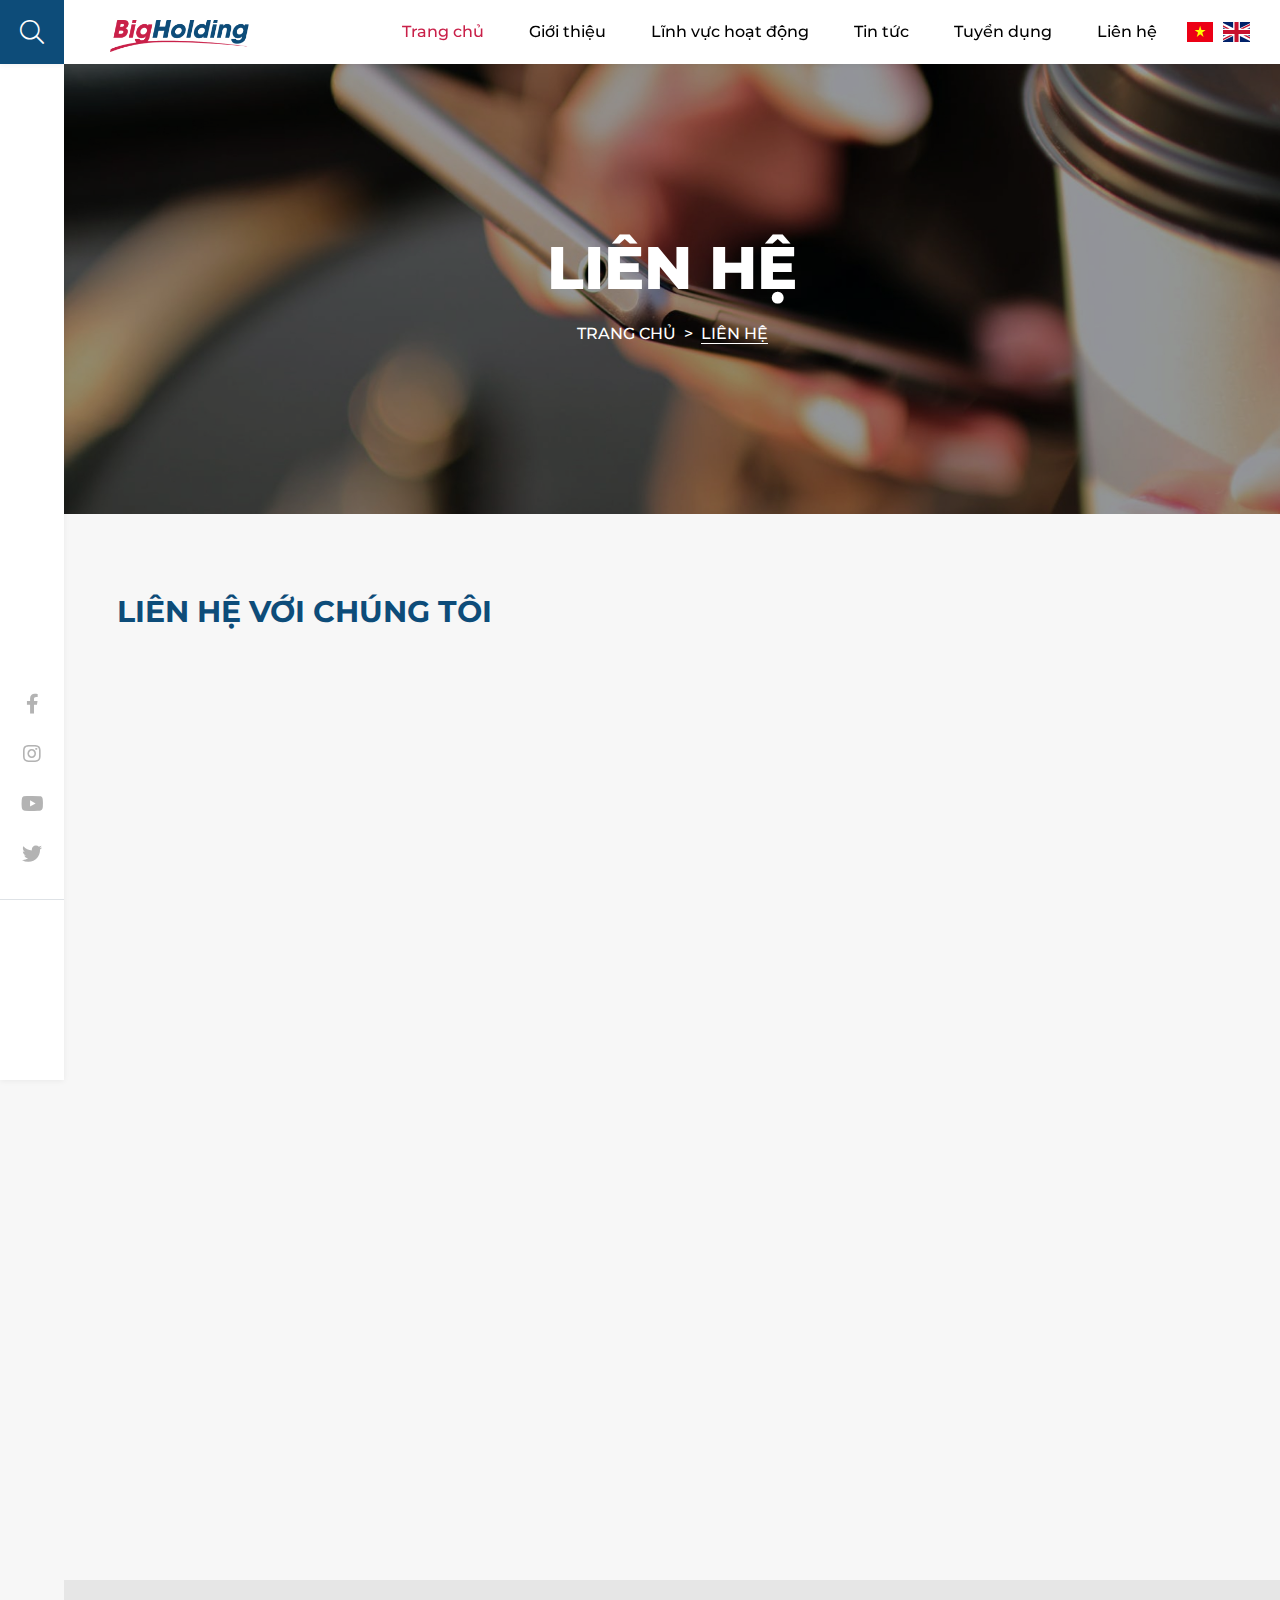
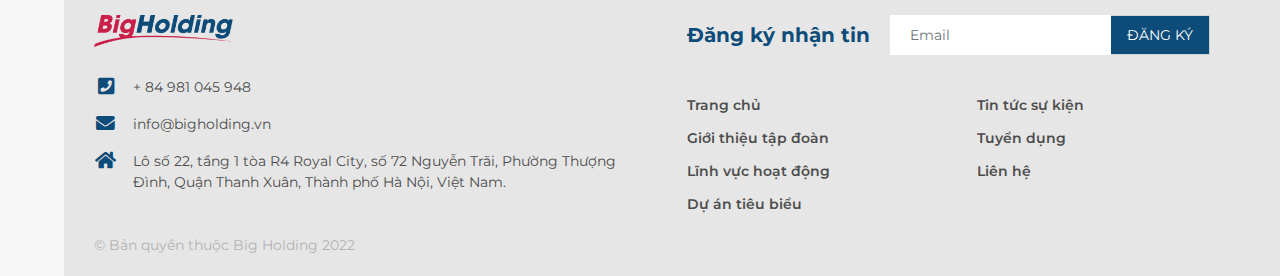
<file: contact.html>
<!DOCTYPE html>
<html lang="vi">
    <head>
        <title>Title</title>
        <meta charset="utf-8" />
        <meta name="description" content="Description" />
        <meta name="viewport" content="width=device-width, initial-scale=1, maximum-scale=1, user-scalable=no" />
        <!-- Styles-->
        <link rel="stylesheet" type="text/css" href="./css/libs.css" />
        <link rel="stylesheet" type="text/css" href="./vendor/fontawesome-pro/css/all.min.css" />
        <link rel="stylesheet" type="text/css" href="./css/app.css?v=1.6" />
        <!-- Scripts-->
        <script src="./js/libs.js" defer="defer"></script>
        <script src="./js/app.js?v=1.6" defer="defer"></script>
    </head>
    <body>
        <div class="page">
            <!-- header-->
            <header class="header">
                <div class="header__wrapper">
                    <div class="container">
                        <div class="header__inner"><a class="header__logo" href="./index.html"><img src="./images/logo.png" alt="" /></a>
                            <div class="header__elements">
                                <section class="navbar js-navbar">
                                    <div class="navbar__backdrop js-navbar-toggle"></div>
                                    <div class="navbar__wrapper">
                                        <div class="navbar__header"><a class="navbar__logo" href="./index.html"><img src="./images/logo.png" alt="" /></a>
                                            <button class="btn-toggle js-navbar-toggle ms-auto"></button>
                                        </div>
                                        <div class="navbar__body">
                                            <ul class="menu menu-root">
                                                <li class="menu-item"><a class="menu-link active" href="./index.html">Trang chủ</a>
                                                </li>
                                                <li class="menu-item menu-item-group"><a class="menu-link" href="./about.html">Giới thiệu</a><span class="menu-toggle"></span>
                                                    <ul class="menu menu-sub">
                                                        <li class="menu-item"><a class="menu-link" href="#!">Dropdown</a>
                                                        </li>
                                                        <li class="menu-item"><a class="menu-link" href="#!">Dropdown</a>
                                                        </li>
                                                        <li class="menu-item"><a class="menu-link" href="#!">Dropdown</a>
                                                        </li>
                                                        <li class="menu-item menu-item-group"><a class="menu-link" href="#!">Dropdown</a><span class="menu-toggle"></span>
                                                            <ul class="menu menu-sub menu-sub-2">
                                                                <li class="menu-item"><a class="menu-link" href="#!">Dropdown</a>
                                                                </li>
                                                                <li class="menu-item"><a class="menu-link" href="#!">Dropdown</a>
                                                                </li>
                                                                <li class="menu-item"><a class="menu-link" href="#!">Dropdown</a>
                                                                </li>
                                                            </ul>
                                                        </li>
                                                    </ul>
                                                </li>
                                                <li class="menu-item"><a class="menu-link" href="./projects.html">Lĩnh vực hoạt động</a>
                                                </li>
                                                <li class="menu-item"><a class="menu-link" href="./news.html">Tin tức</a>
                                                </li>
                                                <li class="menu-item"><a class="menu-link" href="./recruit.html">Tuyển dụng</a>
                                                </li>
                                                <li class="menu-item"><a class="menu-link" href="./contact.html">Liên hệ</a>
                                                </li>
                                            </ul>
                                            <ul class="h-social">
                                                <li><a href="#!"><i class="fab fa-fw fa-facebook-f"></i></a></li>
                                                <li><a href="#!"><i class="fab fa-fw fa-instagram"></i></a></li>
                                                <li><a href="#!"><i class="fab fa-fw fa-youtube"></i></a></li>
                                                <li><a href="#!"><i class="fab fa-fw fa-twitter"></i></a></li>
                                            </ul>
                                        </div>
                                    </div>
                                </section>
                                <form class="search">
                                    <div class="input-group">
                                        <input class="form-control" type="text" placeholder="Tìm kiếm..." />
                                        <button class="input-group-text" type="submit"><i class="far fa-search"></i></button>
                                        <button class="input-group-text search__close" type="button"><i class="fal fa-times"></i></button>
                                    </div>
                                </form>
                                <nav class="lang ms-xl-20 ms-xxl-50"><a href="#!"><img src="./images/vn.svg" alt="" /></a><a href="#!"><img src="./images/gb.svg" alt="" /></a></nav>
                                <button class="search-btn ms-2 ms-xl-0" type="button"><i class="fal fa-search"></i></button>
                                <button class="btn-toggle d-xl-none js-navbar-toggle ms-2"></button>
                            </div>
                        </div>
                    </div>
                </div>
            </header>
            <div class="page__content">
                <!-- main content-->
                <article class="banner wow fadeInUp" data-wow-delay="0.1s"><img class="banner__bg" src="./images/banner-contact.jpg" alt="" />
                    <div class="banner__title">Liên hệ</div>
                    <div class="banner__breadcrumb">
                        <ol class="breadcrumb breadcrumb--white mb-0">
                            <li class="breadcrumb-item"><a class="link-unstyled" href="#!">Trang chủ</a></li>
                            <li class="breadcrumb-item active"><span>Liên hệ</span></li>
                        </ol>
                    </div>
                </article>
                <div class="container py-60 py-xl-80 wow fadeInUp" data-wow-delay="0.15s">
                    <article class="section">
                        <h2 class="section__title fw-700">LIÊN HỆ VỚI CHÚNG TÔI</h2>
                        <div class="ratio mb-40 mb-xxl-50" style="height: 460px">
                            <iframe src="https://www.google.com/maps/embed?pb=!1m14!1m12!1m3!1d3724.276132266639!2d105.78908421533202!3d21.021634493396395!2m3!1f0!2f0!3f0!3m2!1i1024!2i768!4f13.1!5e0!3m2!1svi!2s!4v1587606986563!5m2!1svi!2s" width="600" height="450" frameborder="0" style="border:0;" allowfullscreen="" aria-hidden="false" tabindex="0"></iframe>
                        </div>
                        <div class="overflow-hidden wow fadeInUp" data-wow-delay="0.15s">
                            <div class="row g-30 gx-xl-80 gx-xl-100">
                                <div class="col-lg-5 border-end">
                                    <div class="contact-info">
                                        <div class="contact-info__label">ADDRESS</div>
                                        <div class="contact-info__content">Lô số 22, tầng 1 tòa R4 Royal City, số 72 Nguyễn Trãi, Phường Thượng Đình, Quận Thanh Xuân, Tp. Hà Nội</div>
                                    </div>
                                    <div class="contact-info">
                                        <div class="contact-info__label">PHONE</div>
                                        <div class="contact-info__content"><a href="tel:+84981045948">+ 84 981 045 948</a></div>
                                    </div>
                                    <div class="contact-info">
                                        <div class="contact-info__label">EMAIL</div>
                                        <div class="contact-info__content"><a href="mailto:info@bigholding.vn">info@bigholding.vn</a></div>
                                    </div>
                                </div>
                                <div class="col-lg-7">
                                    <form class="form">
                                        <div class="row gy-3 gx-30">
                                            <div class="col-12">
                                                <input class="form-control" type="text" placeholder="Họ và tên*" required>
                                            </div>
                                            <div class="col-md-7">
                                                <input class="form-control" type="email" placeholder="Địa chỉ email*" required>
                                            </div>
                                            <div class="col-md-5">
                                                <input class="form-control" type="text" placeholder="Số điện thoại*" required>
                                            </div>
                                            <div class="col-12">
                                                <textarea class="form-control" rows="5" placeholder="Ghi chú*" required></textarea>
                                            </div>
                                            <div class="col-12">
                                                <button class="button" type="submit">Gửi câu hỏi</button>
                                            </div>
                                        </div>
                                    </form>
                                </div>
                            </div>
                        </div>
                    </article>
                </div>
            </div>
            <!-- footer-->
            <footer class="footer">
                <div class="container">
                    <div class="row">
                        <div class="col-md-6 mb-20"><a class="footer__logo" href="./index.html"><img src="./images/logo.png" alt="" /></a>
                            <ul class="f-contact mt-3 mt-xl-4">
                                <li class="f-contact__item">
                                    <div class="row g-3">
                                        <div class="col-auto"><i class="fas fa-lg fa-fw fa-phone-square text-primary"></i></div>
                                        <div class="col"><a href="tel:+84981045948">+ 84 981 045 948</a></div>
                                    </div>
                                </li>
                                <li class="f-contact__item">
                                    <div class="row g-3">
                                        <div class="col-auto"><i class="fas fa-lg fa-fw fa-envelope text-primary"></i></div>
                                        <div class="col"><a href="mailto:info@bigholding.vn">info@bigholding.vn</a></div>
                                    </div>
                                </li>
                                <li class="f-contact__item">
                                    <div class="row g-3">
                                        <div class="col-auto"><i class="fas fa-lg fa-fw fa-home text-primary"></i></div>
                                        <div class="col">Lô số 22, tầng 1 tòa R4 Royal City, số 72 Nguyễn Trãi, Phường Thượng Đình, Quận Thanh Xuân, Thành phố Hà Nội, Việt Nam.</div>
                                    </div>
                                </li>
                            </ul>
                        </div>
                        <div class="col-md-6 mb-20">
                            <form class="subscribe mb-4 mb-xl-40" action="#!">
                                <h3 class="subscribe__title">Đăng ký nhận tin</h3>
                                <div class="subscribe__group">
                                    <div class="input-group">
                                        <input class="form-control" type="email" placeholder="Email" />
                                        <button class="input-group-text">Đăng ký</button>
                                    </div>
                                </div>
                            </form>
                            <div class="row g-3">
                                <div class="col-6">
                                    <ul class="f-menu">
                                        <li><a href="#!">Trang chủ</a></li>
                                        <li><a href="#!">Giới thiệu tập đoàn</a></li>
                                        <li><a href="#!">Lĩnh vực hoạt động</a></li>
                                        <li><a href="#!">Dự án tiêu biểu</a></li>
                                    </ul>
                                </div>
                                <div class="col-6">
                                    <ul class="f-menu">
                                        <li><a href="#!">Tin tức sự kiện</a></li>
                                        <li><a href="#!">Tuyển dụng</a></li>
                                        <li><a href="#!">Liên hệ</a></li>
                                    </ul>
                                </div>
                            </div>
                        </div>
                    </div>
                    <div class="footer__copyright">© Bản quyền thuộc Big Holding 2022</div>
                </div>
            </footer>
        </div>
        <!-- modals + sticky widgets-->
        <button class="btn-movetop" type="button" data-target="body"><i class="fa fa-arrow-up"></i></button>
    </body>
</html>
</file>
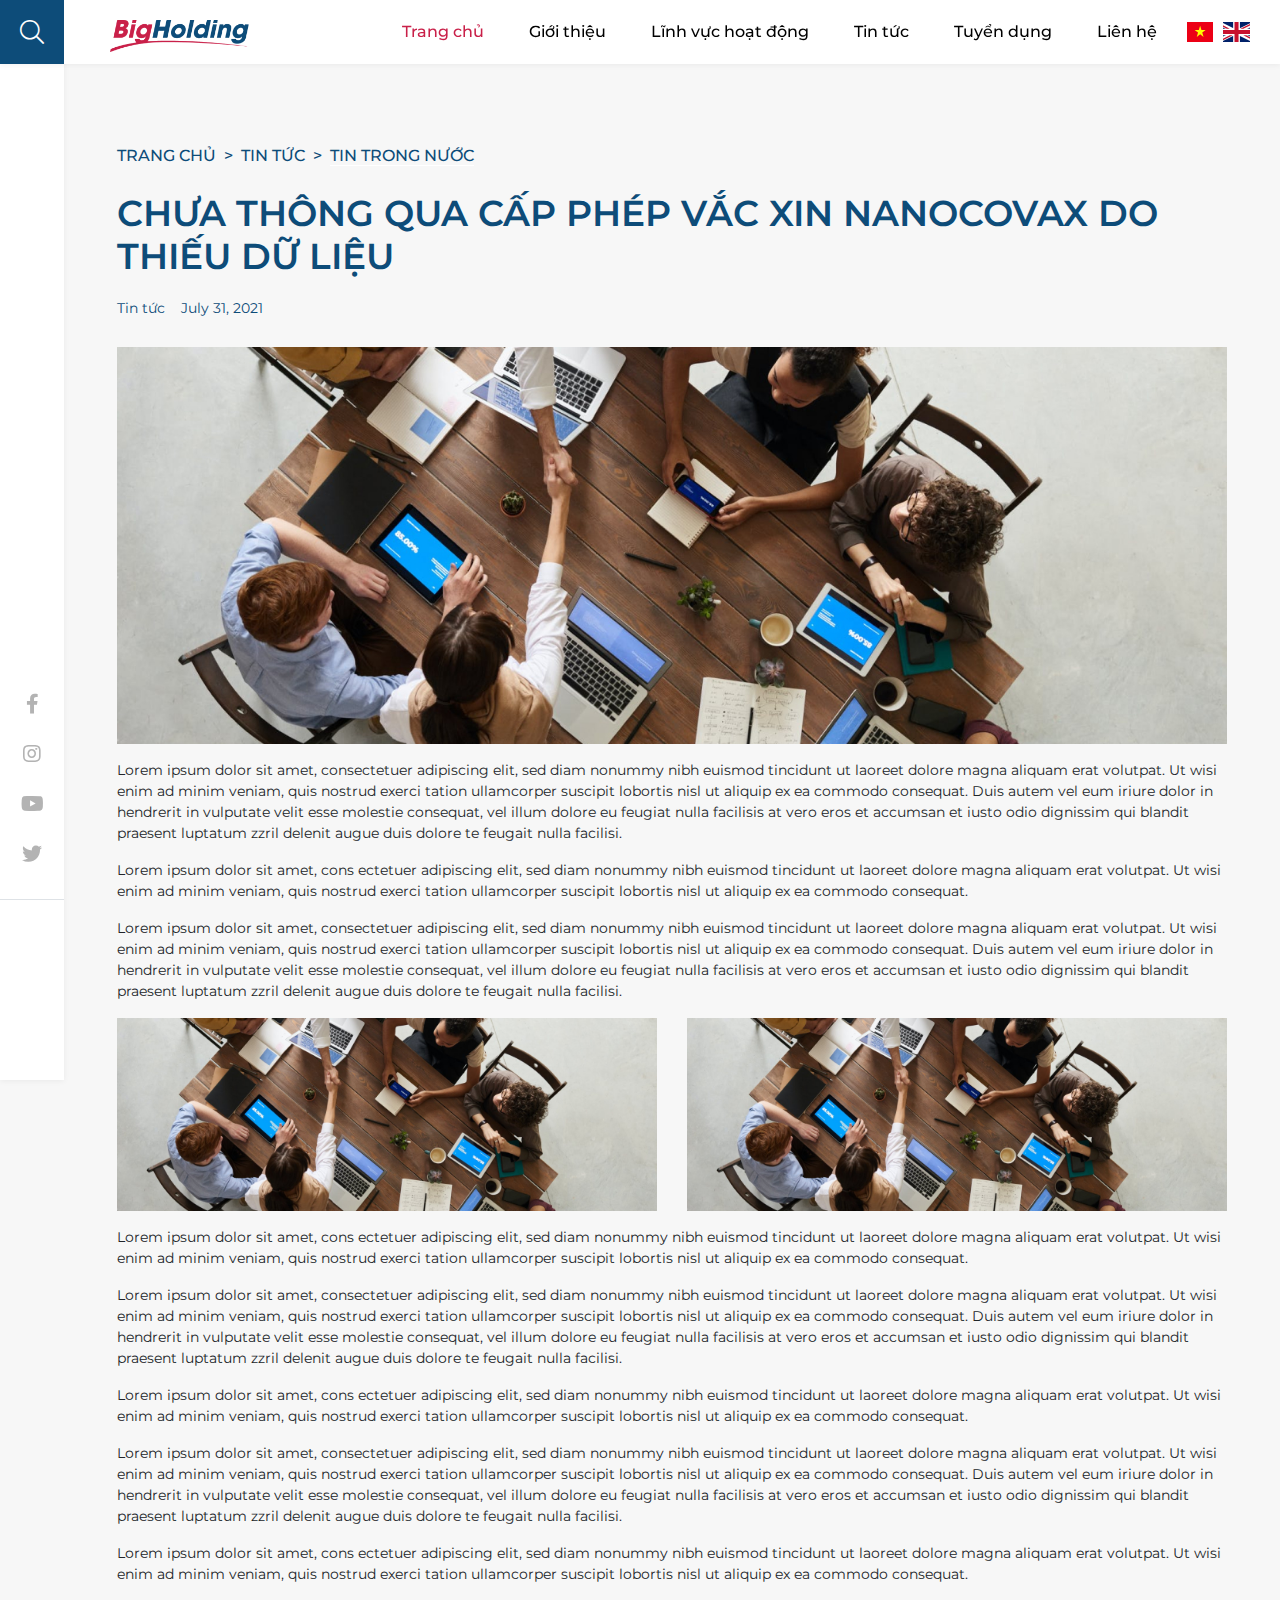
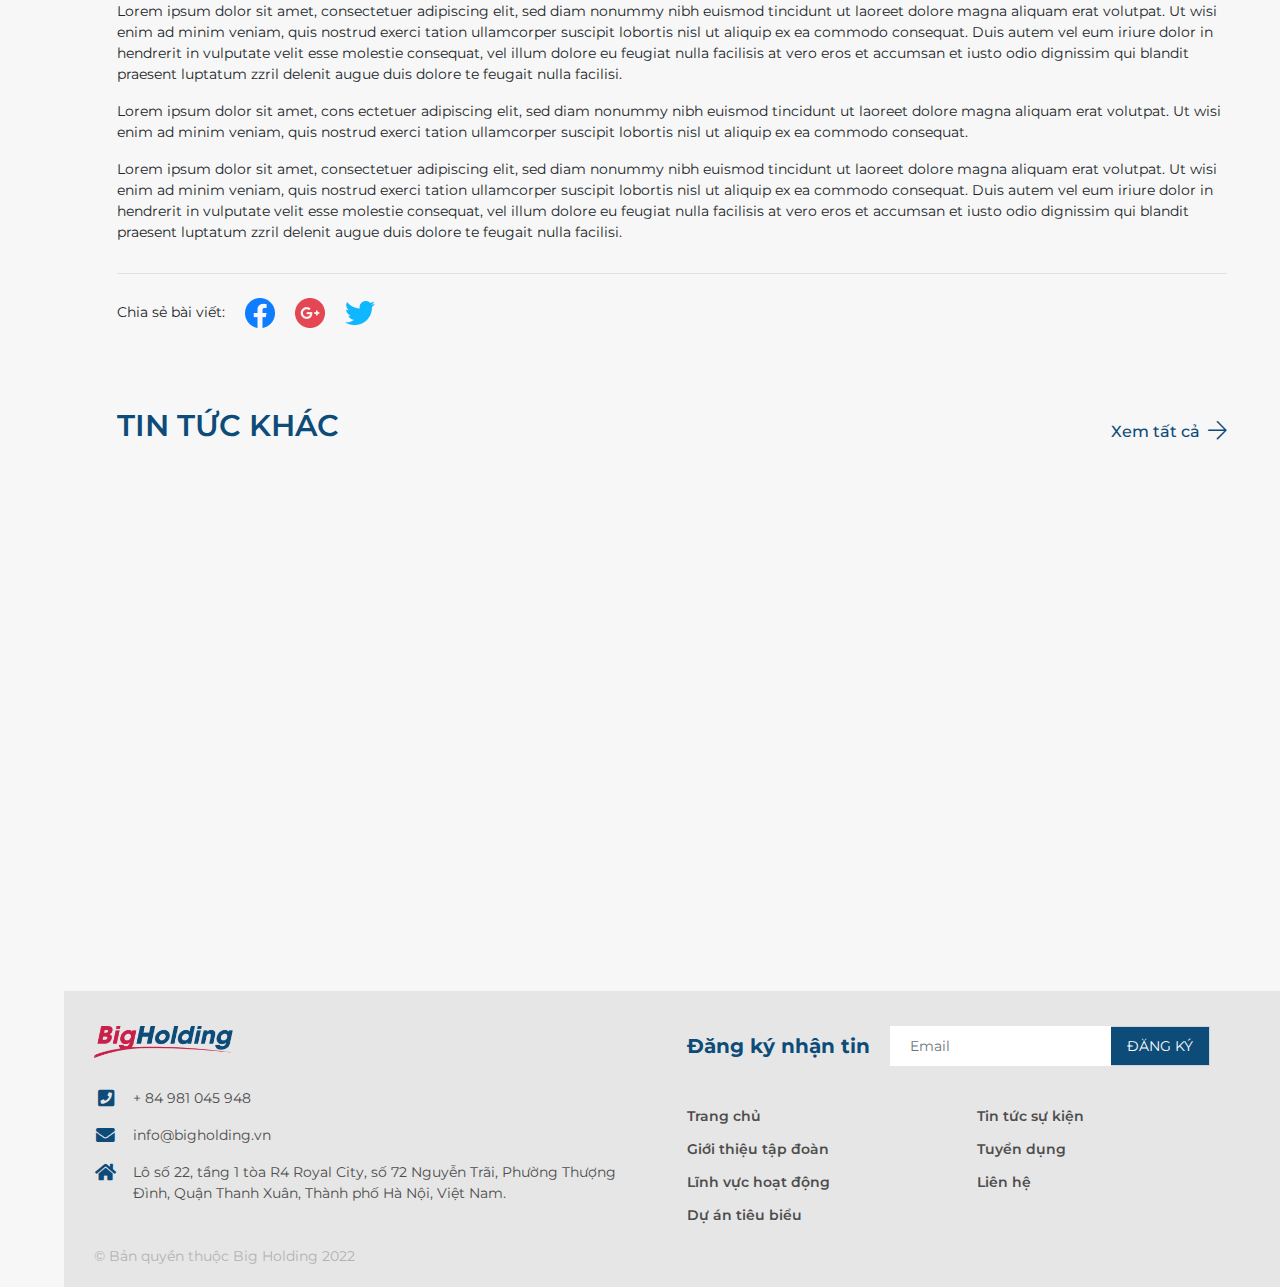
<file: detail.html>
<!DOCTYPE html>
<html lang="vi">
    <head>
        <title>Title</title>
        <meta charset="utf-8" />
        <meta name="description" content="Description" />
        <meta name="viewport" content="width=device-width, initial-scale=1, maximum-scale=1, user-scalable=no" />
        <!-- Styles-->
        <link rel="stylesheet" type="text/css" href="./css/libs.css" />
        <link rel="stylesheet" type="text/css" href="./vendor/fontawesome-pro/css/all.min.css" />
        <link rel="stylesheet" type="text/css" href="./css/app.css?v=1.6" />
        <!-- Scripts-->
        <script src="./js/libs.js" defer="defer"></script>
        <script src="./js/app.js?v=1.6" defer="defer"></script>
    </head>
    <body>
        <div class="page">
            <!-- header-->
            <header class="header">
                <div class="header__wrapper">
                    <div class="container">
                        <div class="header__inner"><a class="header__logo" href="./index.html"><img src="./images/logo.png" alt="" /></a>
                            <div class="header__elements">
                                <section class="navbar js-navbar">
                                    <div class="navbar__backdrop js-navbar-toggle"></div>
                                    <div class="navbar__wrapper">
                                        <div class="navbar__header"><a class="navbar__logo" href="./index.html"><img src="./images/logo.png" alt="" /></a>
                                            <button class="btn-toggle js-navbar-toggle ms-auto"></button>
                                        </div>
                                        <div class="navbar__body">
                                            <ul class="menu menu-root">
                                                <li class="menu-item"><a class="menu-link active" href="./index.html">Trang chủ</a>
                                                </li>
                                                <li class="menu-item menu-item-group"><a class="menu-link" href="./about.html">Giới thiệu</a><span class="menu-toggle"></span>
                                                    <ul class="menu menu-sub">
                                                        <li class="menu-item"><a class="menu-link" href="#!">Dropdown</a>
                                                        </li>
                                                        <li class="menu-item"><a class="menu-link" href="#!">Dropdown</a>
                                                        </li>
                                                        <li class="menu-item"><a class="menu-link" href="#!">Dropdown</a>
                                                        </li>
                                                        <li class="menu-item menu-item-group"><a class="menu-link" href="#!">Dropdown</a><span class="menu-toggle"></span>
                                                            <ul class="menu menu-sub menu-sub-2">
                                                                <li class="menu-item"><a class="menu-link" href="#!">Dropdown</a>
                                                                </li>
                                                                <li class="menu-item"><a class="menu-link" href="#!">Dropdown</a>
                                                                </li>
                                                                <li class="menu-item"><a class="menu-link" href="#!">Dropdown</a>
                                                                </li>
                                                            </ul>
                                                        </li>
                                                    </ul>
                                                </li>
                                                <li class="menu-item"><a class="menu-link" href="./projects.html">Lĩnh vực hoạt động</a>
                                                </li>
                                                <li class="menu-item"><a class="menu-link" href="./news.html">Tin tức</a>
                                                </li>
                                                <li class="menu-item"><a class="menu-link" href="./recruit.html">Tuyển dụng</a>
                                                </li>
                                                <li class="menu-item"><a class="menu-link" href="./contact.html">Liên hệ</a>
                                                </li>
                                            </ul>
                                            <ul class="h-social">
                                                <li><a href="#!"><i class="fab fa-fw fa-facebook-f"></i></a></li>
                                                <li><a href="#!"><i class="fab fa-fw fa-instagram"></i></a></li>
                                                <li><a href="#!"><i class="fab fa-fw fa-youtube"></i></a></li>
                                                <li><a href="#!"><i class="fab fa-fw fa-twitter"></i></a></li>
                                            </ul>
                                        </div>
                                    </div>
                                </section>
                                <form class="search">
                                    <div class="input-group">
                                        <input class="form-control" type="text" placeholder="Tìm kiếm..." />
                                        <button class="input-group-text" type="submit"><i class="far fa-search"></i></button>
                                        <button class="input-group-text search__close" type="button"><i class="fal fa-times"></i></button>
                                    </div>
                                </form>
                                <nav class="lang ms-xl-20 ms-xxl-50"><a href="#!"><img src="./images/vn.svg" alt="" /></a><a href="#!"><img src="./images/gb.svg" alt="" /></a></nav>
                                <button class="search-btn ms-2 ms-xl-0" type="button"><i class="fal fa-search"></i></button>
                                <button class="btn-toggle d-xl-none js-navbar-toggle ms-2"></button>
                            </div>
                        </div>
                    </div>
                </div>
            </header>
            <div class="page__content">
                <!-- main content-->
                <div class="container py-60 py-xl-80">
                    <ol class="breadcrumb mb-0">
                        <li class="breadcrumb-item"><a class="link-unstyled" href="#!">Trang chủ</a></li>
                        <li class="breadcrumb-item"><a class="link-unstyled" href="#!">Tin tức</a></li>
                        <li class="breadcrumb-item active"><span>Tin trong nước</span></li>
                    </ol>
                    <article class="post mt-4">
                        <h1 class="post__title">CHƯA THÔNG QUA CẤP PHÉP VẮC XIN NANOCOVAX DO THIẾU DỮ LIỆU</h1>
                        <div class="post__info"><span class="me-3">Tin tức</span><span>July 31, 2021</span></div>
                        <div class="post__content">
                            <p class="text-center"><img class="w-100" src="./images/post-img.jpg" alt=""></p>
                            <p>Lorem ipsum dolor sit amet, consectetuer adipiscing elit, sed diam nonummy nibh euismod tincidunt ut laoreet dolore magna aliquam erat volutpat. Ut wisi enim ad minim veniam, quis nostrud exerci tation ullamcorper suscipit lobortis nisl ut aliquip ex ea commodo consequat. Duis autem vel eum iriure dolor in hendrerit in vulputate velit esse molestie consequat, vel illum dolore eu feugiat nulla facilisis at vero eros et accumsan et iusto odio dignissim qui blandit praesent luptatum zzril delenit augue duis dolore te feugait nulla facilisi.</p>
                            <p>Lorem ipsum dolor sit amet, cons ectetuer adipiscing elit, sed diam nonummy nibh euismod tincidunt ut laoreet dolore magna aliquam erat volutpat. Ut wisi enim ad minim veniam, quis nostrud exerci tation ullamcorper suscipit lobortis nisl ut aliquip ex ea commodo consequat.</p>
                            <p>Lorem ipsum dolor sit amet, consectetuer adipiscing elit, sed diam nonummy nibh euismod tincidunt ut laoreet dolore magna aliquam erat volutpat. Ut wisi enim ad minim veniam, quis nostrud exerci tation ullamcorper suscipit lobortis nisl ut aliquip ex ea commodo consequat. Duis autem vel eum iriure dolor in hendrerit in vulputate velit esse molestie consequat, vel illum dolore eu feugiat nulla facilisis at vero eros et accumsan et iusto odio dignissim qui blandit praesent luptatum zzril delenit augue duis dolore te feugait nulla facilisi.</p>
                            <div class="row">
                                <div class="col-sm-6 mb-3">
                                    <p class="text-center"><img class="w-100" src="./images/post-img.jpg" alt=""></p>
                                </div>
                                <div class="col-sm-6 mb-3">
                                    <p class="text-center"><img class="w-100" src="./images/post-img.jpg" alt=""></p>
                                </div>
                            </div>
                            <p>Lorem ipsum dolor sit amet, cons ectetuer adipiscing elit, sed diam nonummy nibh euismod tincidunt ut laoreet dolore magna aliquam erat volutpat. Ut wisi enim ad minim veniam, quis nostrud exerci tation ullamcorper suscipit lobortis nisl ut aliquip ex ea commodo consequat.</p>
                            <p>Lorem ipsum dolor sit amet, consectetuer adipiscing elit, sed diam nonummy nibh euismod tincidunt ut laoreet dolore magna aliquam erat volutpat. Ut wisi enim ad minim veniam, quis nostrud exerci tation ullamcorper suscipit lobortis nisl ut aliquip ex ea commodo consequat. Duis autem vel eum iriure dolor in hendrerit in vulputate velit esse molestie consequat, vel illum dolore eu feugiat nulla facilisis at vero eros et accumsan et iusto odio dignissim qui blandit praesent luptatum zzril delenit augue duis dolore te feugait nulla facilisi.</p>
                            <p>Lorem ipsum dolor sit amet, cons ectetuer adipiscing elit, sed diam nonummy nibh euismod tincidunt ut laoreet dolore magna aliquam erat volutpat. Ut wisi enim ad minim veniam, quis nostrud exerci tation ullamcorper suscipit lobortis nisl ut aliquip ex ea commodo consequat.</p>
                            <p>Lorem ipsum dolor sit amet, consectetuer adipiscing elit, sed diam nonummy nibh euismod tincidunt ut laoreet dolore magna aliquam erat volutpat. Ut wisi enim ad minim veniam, quis nostrud exerci tation ullamcorper suscipit lobortis nisl ut aliquip ex ea commodo consequat. Duis autem vel eum iriure dolor in hendrerit in vulputate velit esse molestie consequat, vel illum dolore eu feugiat nulla facilisis at vero eros et accumsan et iusto odio dignissim qui blandit praesent luptatum zzril delenit augue duis dolore te feugait nulla facilisi.</p>
                            <p>Lorem ipsum dolor sit amet, cons ectetuer adipiscing elit, sed diam nonummy nibh euismod tincidunt ut laoreet dolore magna aliquam erat volutpat. Ut wisi enim ad minim veniam, quis nostrud exerci tation ullamcorper suscipit lobortis nisl ut aliquip ex ea commodo consequat.</p>
                            <p>Lorem ipsum dolor sit amet, consectetuer adipiscing elit, sed diam nonummy nibh euismod tincidunt ut laoreet dolore magna aliquam erat volutpat. Ut wisi enim ad minim veniam, quis nostrud exerci tation ullamcorper suscipit lobortis nisl ut aliquip ex ea commodo consequat. Duis autem vel eum iriure dolor in hendrerit in vulputate velit esse molestie consequat, vel illum dolore eu feugiat nulla facilisis at vero eros et accumsan et iusto odio dignissim qui blandit praesent luptatum zzril delenit augue duis dolore te feugait nulla facilisi.</p>
                            <p>Lorem ipsum dolor sit amet, cons ectetuer adipiscing elit, sed diam nonummy nibh euismod tincidunt ut laoreet dolore magna aliquam erat volutpat. Ut wisi enim ad minim veniam, quis nostrud exerci tation ullamcorper suscipit lobortis nisl ut aliquip ex ea commodo consequat.</p>
                            <p>Lorem ipsum dolor sit amet, consectetuer adipiscing elit, sed diam nonummy nibh euismod tincidunt ut laoreet dolore magna aliquam erat volutpat. Ut wisi enim ad minim veniam, quis nostrud exerci tation ullamcorper suscipit lobortis nisl ut aliquip ex ea commodo consequat. Duis autem vel eum iriure dolor in hendrerit in vulputate velit esse molestie consequat, vel illum dolore eu feugiat nulla facilisis at vero eros et accumsan et iusto odio dignissim qui blandit praesent luptatum zzril delenit augue duis dolore te feugait nulla facilisi.</p>
                        </div>
                        <div class="post__sharing"><span>Chia sẻ bài viết:</span><a href="#!"><img src="./images/icon-facebook.png" alt=""></a><a href="#!"><img src="./images/icon-google-plus.png" alt=""></a><a href="#!"><img src="./images/icon-twitter.png" alt=""></a></div>
                    </article>
                    <section class="section mt-60 mt-lg-80">
                        <div class="section-2__header">
                            <div class="row align-items-end">
                                <div class="col-sm">
                                    <h2 class="section-2__title mb-0">TIN TỨC KHÁC</h2>
                                </div>
                                <div class="col-sm-auto"><a class="n-link" href="./news.html">Xem tất cả<i class="fal fa-lg fa-arrow-right ms-2"></i></a>
                                </div>
                            </div>
                        </div>
                        <div class="row g-30 g-xl-50">
                            <div class="col-lg-4 wow fadeInUp" data-wow-delay="0.1s">
                                <div class="news"><a class="news__frame" href="./detail.html"><img src="./images/news-1.jpg" alt="" /></a>
                                    <div class="news__body">
                                        <h3 class="news__title"><a href="#!">Chưa thông qua cấp phép vắc xin Nanocovax do thiếu dữ liệu</a></h3>
                                        <div class="news__info"><span class="me-3">Tin tức</span><span>August 29, 2021</span></div>
                                        <div class="news__desc">Sáng nay, 29/8, Bộ Y tế họp xem xét cấp phép khẩn cấp vắc xin Nanocovax. Theo thông tin ban đầu, nhóm nghiên cứu được yêu cầu bổ sung...</div><a class="news__link" href="./detail.html">Đọc thêm</a>
                                    </div>
                                </div>
                            </div>
                            <div class="col-lg-4 wow fadeInUp" data-wow-delay="0.3s">
                                <div class="news"><a class="news__frame" href="./detail.html"><img src="./images/news-1.jpg" alt="" /></a>
                                    <div class="news__body">
                                        <h3 class="news__title"><a href="#!">Chưa thông qua cấp phép vắc xin Nanocovax do thiếu dữ liệu</a></h3>
                                        <div class="news__info"><span class="me-3">Tin tức</span><span>August 29, 2021</span></div>
                                        <div class="news__desc">Sáng nay, 29/8, Bộ Y tế họp xem xét cấp phép khẩn cấp vắc xin Nanocovax. Theo thông tin ban đầu, nhóm nghiên cứu được yêu cầu bổ sung...</div><a class="news__link" href="./detail.html">Đọc thêm</a>
                                    </div>
                                </div>
                            </div>
                            <div class="col-lg-4 wow fadeInUp" data-wow-delay="0.5s">
                                <div class="news"><a class="news__frame" href="./detail.html"><img src="./images/news-1.jpg" alt="" /></a>
                                    <div class="news__body">
                                        <h3 class="news__title"><a href="#!">Chưa thông qua cấp phép vắc xin Nanocovax do thiếu dữ liệu</a></h3>
                                        <div class="news__info"><span class="me-3">Tin tức</span><span>August 29, 2021</span></div>
                                        <div class="news__desc">Sáng nay, 29/8, Bộ Y tế họp xem xét cấp phép khẩn cấp vắc xin Nanocovax. Theo thông tin ban đầu, nhóm nghiên cứu được yêu cầu bổ sung...</div><a class="news__link" href="./detail.html">Đọc thêm</a>
                                    </div>
                                </div>
                            </div>
                        </div>
                    </section>
                </div>
            </div>
            <!-- footer-->
            <footer class="footer">
                <div class="container">
                    <div class="row">
                        <div class="col-md-6 mb-20"><a class="footer__logo" href="./index.html"><img src="./images/logo.png" alt="" /></a>
                            <ul class="f-contact mt-3 mt-xl-4">
                                <li class="f-contact__item">
                                    <div class="row g-3">
                                        <div class="col-auto"><i class="fas fa-lg fa-fw fa-phone-square text-primary"></i></div>
                                        <div class="col"><a href="tel:+84981045948">+ 84 981 045 948</a></div>
                                    </div>
                                </li>
                                <li class="f-contact__item">
                                    <div class="row g-3">
                                        <div class="col-auto"><i class="fas fa-lg fa-fw fa-envelope text-primary"></i></div>
                                        <div class="col"><a href="mailto:info@bigholding.vn">info@bigholding.vn</a></div>
                                    </div>
                                </li>
                                <li class="f-contact__item">
                                    <div class="row g-3">
                                        <div class="col-auto"><i class="fas fa-lg fa-fw fa-home text-primary"></i></div>
                                        <div class="col">Lô số 22, tầng 1 tòa R4 Royal City, số 72 Nguyễn Trãi, Phường Thượng Đình, Quận Thanh Xuân, Thành phố Hà Nội, Việt Nam.</div>
                                    </div>
                                </li>
                            </ul>
                        </div>
                        <div class="col-md-6 mb-20">
                            <form class="subscribe mb-4 mb-xl-40" action="#!">
                                <h3 class="subscribe__title">Đăng ký nhận tin</h3>
                                <div class="subscribe__group">
                                    <div class="input-group">
                                        <input class="form-control" type="email" placeholder="Email" />
                                        <button class="input-group-text">Đăng ký</button>
                                    </div>
                                </div>
                            </form>
                            <div class="row g-3">
                                <div class="col-6">
                                    <ul class="f-menu">
                                        <li><a href="#!">Trang chủ</a></li>
                                        <li><a href="#!">Giới thiệu tập đoàn</a></li>
                                        <li><a href="#!">Lĩnh vực hoạt động</a></li>
                                        <li><a href="#!">Dự án tiêu biểu</a></li>
                                    </ul>
                                </div>
                                <div class="col-6">
                                    <ul class="f-menu">
                                        <li><a href="#!">Tin tức sự kiện</a></li>
                                        <li><a href="#!">Tuyển dụng</a></li>
                                        <li><a href="#!">Liên hệ</a></li>
                                    </ul>
                                </div>
                            </div>
                        </div>
                    </div>
                    <div class="footer__copyright">© Bản quyền thuộc Big Holding 2022</div>
                </div>
            </footer>
        </div>
        <!-- modals + sticky widgets-->
        <button class="btn-movetop" type="button" data-target="body"><i class="fa fa-arrow-up"></i></button>
    </body>
</html>
</file>
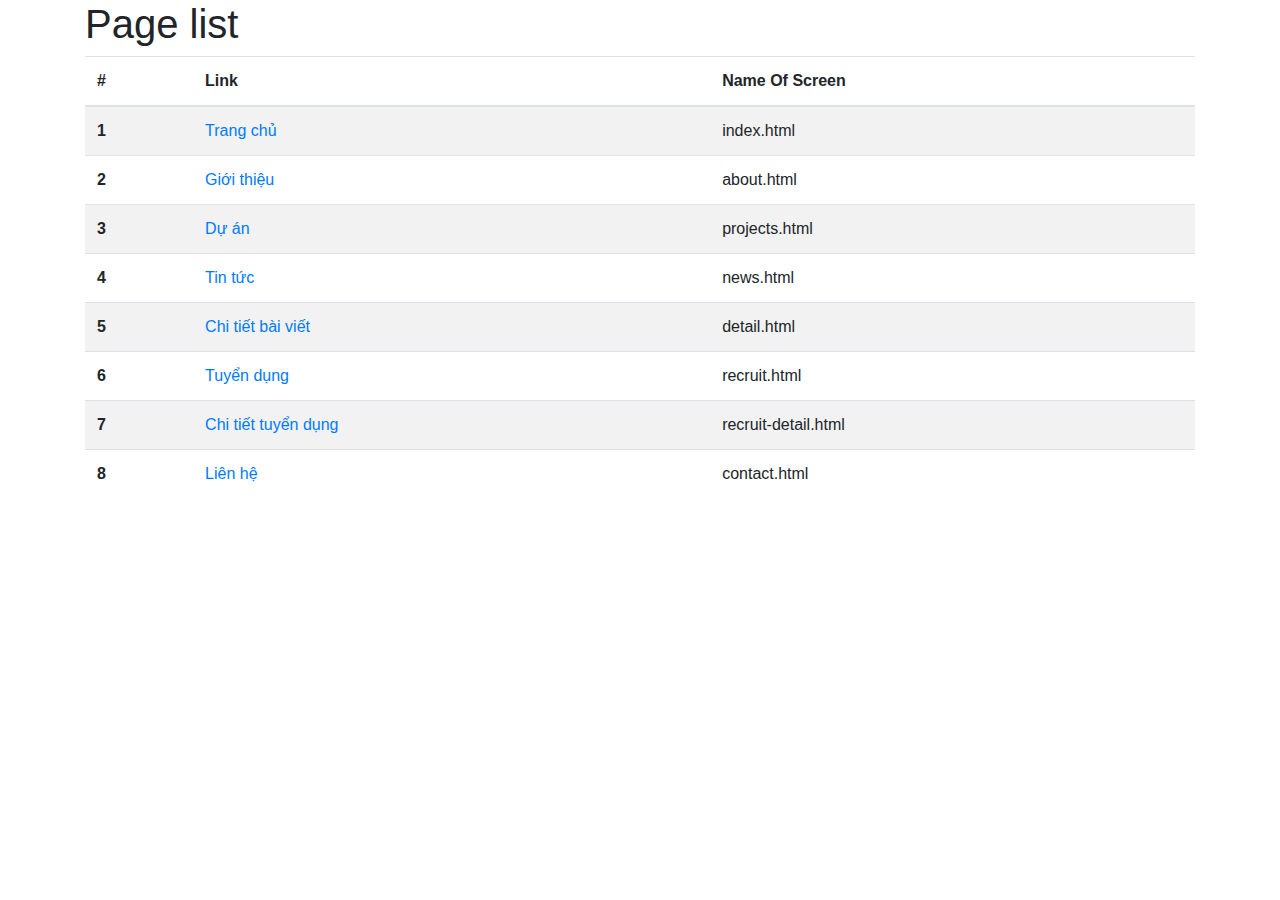
<file: links.html>
<!DOCTYPE html>
<html lang="en">
    <head>
        <meta charset="UTF-8" />
        <meta name="viewport" content="width=device-width, initial-scale=1.0" />
        <meta http-equiv="X-UA-Compatible" content="ie=edge" />
        <title>Pages list</title>
        <link rel="stylesheet" href="https://stackpath.bootstrapcdn.com/bootstrap/4.3.1/css/bootstrap.min.css" />
    </head>
    <body>
        <div class="container">
            <h1 class="page-list__title">Page list</h1>
            <table class="table table-striped">
                <thead>
                    <tr>
                        <th>#</th>
                        <th>Link</th>
                        <th>Name Of Screen</th>
                    </tr>
                </thead>
                <tr>
                    <th>1</th>
                    <td><a class="page-list__link" href="index.html">Trang chủ</a>
                    </td>
                    <td><span class="page-list__file-name">index.html</span>
                    </td>
                </tr>
                <tr>
                    <th>2</th>
                    <td><a class="page-list__link" href="about.html">Giới thiệu</a>
                    </td>
                    <td><span class="page-list__file-name">about.html</span>
                    </td>
                </tr>
                <tr>
                    <th>3</th>
                    <td><a class="page-list__link" href="projects.html">Dự án</a>
                    </td>
                    <td><span class="page-list__file-name">projects.html</span>
                    </td>
                </tr>
                <tr>
                    <th>4</th>
                    <td><a class="page-list__link" href="news.html">Tin tức</a>
                    </td>
                    <td><span class="page-list__file-name">news.html</span>
                    </td>
                </tr>
                <tr>
                    <th>5</th>
                    <td><a class="page-list__link" href="detail.html">Chi tiết bài viết</a>
                    </td>
                    <td><span class="page-list__file-name">detail.html</span>
                    </td>
                </tr>
                <tr>
                    <th>6</th>
                    <td><a class="page-list__link" href="recruit.html">Tuyển dụng</a>
                    </td>
                    <td><span class="page-list__file-name">recruit.html</span>
                    </td>
                </tr>
                <tr>
                    <th>7</th>
                    <td><a class="page-list__link" href="recruit-detail.html">Chi tiết tuyển dụng</a>
                    </td>
                    <td><span class="page-list__file-name">recruit-detail.html</span>
                    </td>
                </tr>
                <tr>
                    <th>8</th>
                    <td><a class="page-list__link" href="contact.html">Liên hệ</a>
                    </td>
                    <td><span class="page-list__file-name">contact.html</span>
                    </td>
                </tr>
            </table>
        </div>
    </body>
</html>
</file>
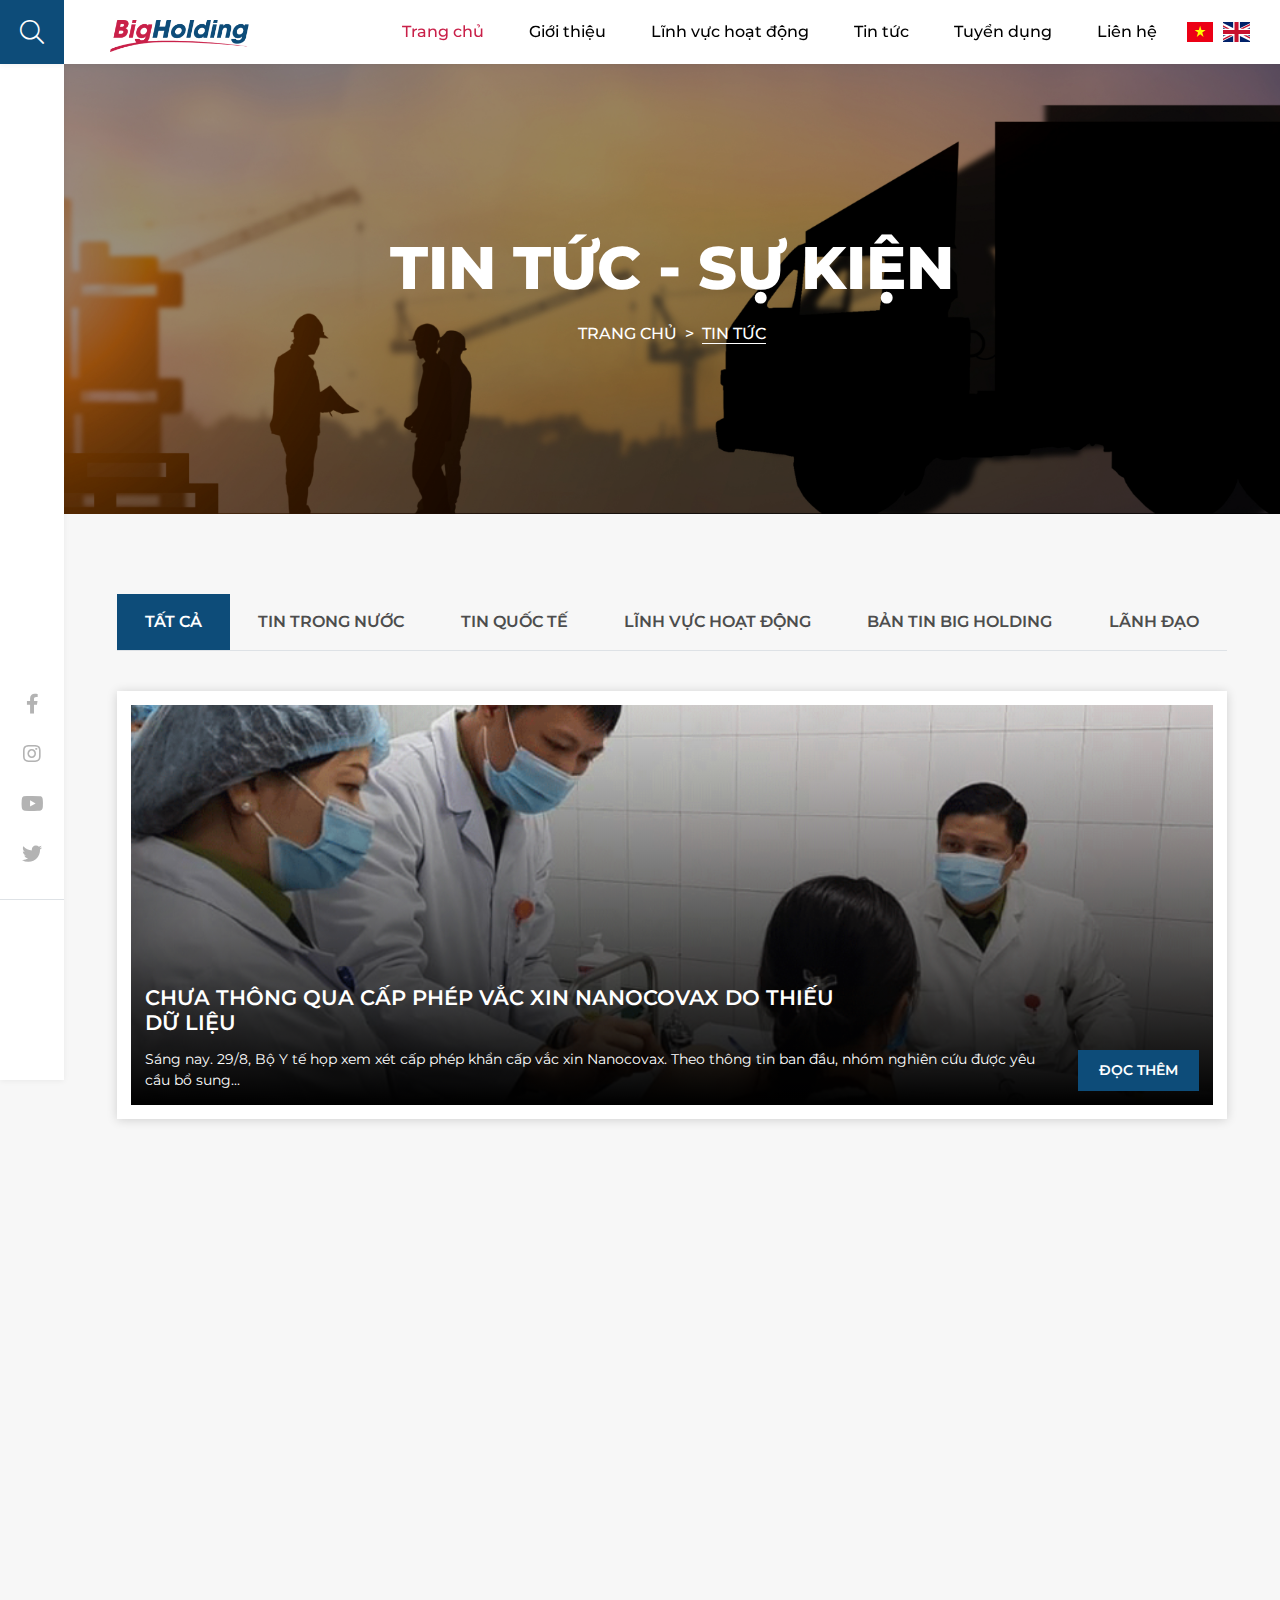
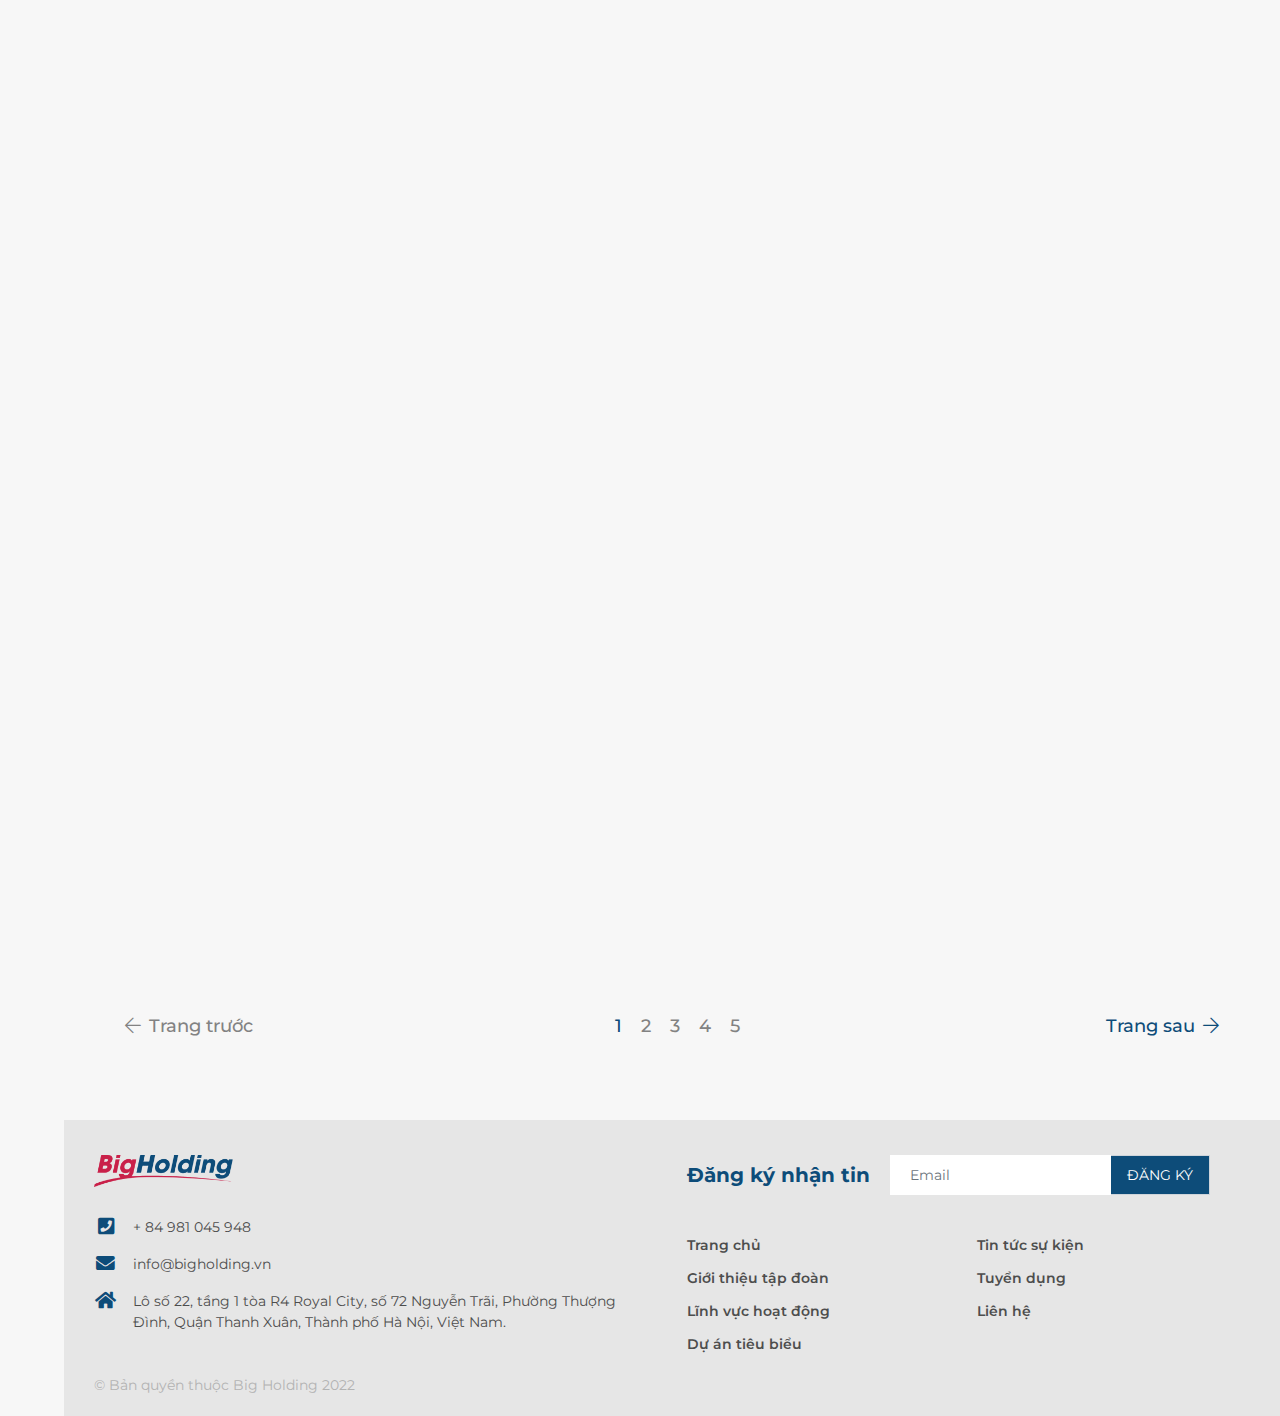
<file: news.html>
<!DOCTYPE html>
<html lang="vi">
    <head>
        <title>Title</title>
        <meta charset="utf-8" />
        <meta name="description" content="Description" />
        <meta name="viewport" content="width=device-width, initial-scale=1, maximum-scale=1, user-scalable=no" />
        <!-- Styles-->
        <link rel="stylesheet" type="text/css" href="./css/libs.css" />
        <link rel="stylesheet" type="text/css" href="./vendor/fontawesome-pro/css/all.min.css" />
        <link rel="stylesheet" type="text/css" href="./css/app.css?v=1.6" />
        <!-- Scripts-->
        <script src="./js/libs.js" defer="defer"></script>
        <script src="./js/app.js?v=1.6" defer="defer"></script>
    </head>
    <body>
        <div class="page">
            <!-- header-->
            <header class="header">
                <div class="header__wrapper">
                    <div class="container">
                        <div class="header__inner"><a class="header__logo" href="./index.html"><img src="./images/logo.png" alt="" /></a>
                            <div class="header__elements">
                                <section class="navbar js-navbar">
                                    <div class="navbar__backdrop js-navbar-toggle"></div>
                                    <div class="navbar__wrapper">
                                        <div class="navbar__header"><a class="navbar__logo" href="./index.html"><img src="./images/logo.png" alt="" /></a>
                                            <button class="btn-toggle js-navbar-toggle ms-auto"></button>
                                        </div>
                                        <div class="navbar__body">
                                            <ul class="menu menu-root">
                                                <li class="menu-item"><a class="menu-link active" href="./index.html">Trang chủ</a>
                                                </li>
                                                <li class="menu-item menu-item-group"><a class="menu-link" href="./about.html">Giới thiệu</a><span class="menu-toggle"></span>
                                                    <ul class="menu menu-sub">
                                                        <li class="menu-item"><a class="menu-link" href="#!">Dropdown</a>
                                                        </li>
                                                        <li class="menu-item"><a class="menu-link" href="#!">Dropdown</a>
                                                        </li>
                                                        <li class="menu-item"><a class="menu-link" href="#!">Dropdown</a>
                                                        </li>
                                                        <li class="menu-item menu-item-group"><a class="menu-link" href="#!">Dropdown</a><span class="menu-toggle"></span>
                                                            <ul class="menu menu-sub menu-sub-2">
                                                                <li class="menu-item"><a class="menu-link" href="#!">Dropdown</a>
                                                                </li>
                                                                <li class="menu-item"><a class="menu-link" href="#!">Dropdown</a>
                                                                </li>
                                                                <li class="menu-item"><a class="menu-link" href="#!">Dropdown</a>
                                                                </li>
                                                            </ul>
                                                        </li>
                                                    </ul>
                                                </li>
                                                <li class="menu-item"><a class="menu-link" href="./projects.html">Lĩnh vực hoạt động</a>
                                                </li>
                                                <li class="menu-item"><a class="menu-link" href="./news.html">Tin tức</a>
                                                </li>
                                                <li class="menu-item"><a class="menu-link" href="./recruit.html">Tuyển dụng</a>
                                                </li>
                                                <li class="menu-item"><a class="menu-link" href="./contact.html">Liên hệ</a>
                                                </li>
                                            </ul>
                                            <ul class="h-social">
                                                <li><a href="#!"><i class="fab fa-fw fa-facebook-f"></i></a></li>
                                                <li><a href="#!"><i class="fab fa-fw fa-instagram"></i></a></li>
                                                <li><a href="#!"><i class="fab fa-fw fa-youtube"></i></a></li>
                                                <li><a href="#!"><i class="fab fa-fw fa-twitter"></i></a></li>
                                            </ul>
                                        </div>
                                    </div>
                                </section>
                                <form class="search">
                                    <div class="input-group">
                                        <input class="form-control" type="text" placeholder="Tìm kiếm..." />
                                        <button class="input-group-text" type="submit"><i class="far fa-search"></i></button>
                                        <button class="input-group-text search__close" type="button"><i class="fal fa-times"></i></button>
                                    </div>
                                </form>
                                <nav class="lang ms-xl-20 ms-xxl-50"><a href="#!"><img src="./images/vn.svg" alt="" /></a><a href="#!"><img src="./images/gb.svg" alt="" /></a></nav>
                                <button class="search-btn ms-2 ms-xl-0" type="button"><i class="fal fa-search"></i></button>
                                <button class="btn-toggle d-xl-none js-navbar-toggle ms-2"></button>
                            </div>
                        </div>
                    </div>
                </div>
            </header>
            <div class="page__content">
                <!-- main content-->
                <article class="banner wow fadeInUp" data-wow-delay="0.1s"><img class="banner__bg" src="./images/banner-news.jpg" alt="" />
                    <div class="banner__title">Tin tức - Sự kiện</div>
                    <div class="banner__breadcrumb">
                        <ol class="breadcrumb breadcrumb--white mb-0">
                            <li class="breadcrumb-item"><a class="link-unstyled" href="#!">Trang chủ</a></li>
                            <li class="breadcrumb-item active"><span>Tin tức</span></li>
                        </ol>
                    </div>
                </article>
                <div class="container py-60 py-xl-80 wow fadeInUp" data-wow-delay="0.15s">
                    <ul class="news-category mb-4 mb-xl-40">
                        <li><a class="active" href="#!">TẤT CẢ</a></li>
                        <li><a href="#!">TIN TRONG NƯỚC</a></li>
                        <li><a href="#!">TIN QUỐC TẾ</a></li>
                        <li><a href="#!">LĨNH VỰC HOẠT ĐỘNG</a></li>
                        <li><a href="#!">BẢN TIN BIG HOLDING</a></li>
                        <li><a href="#!">LÃNH ĐẠO</a></li>
                    </ul>
                    <div class="mb-3 mb-4 mb-xl-40">
                        <div class="news-2">
                            <div class="news-2__frame"><img src="./images/news-1.jpg" alt="" /></div>
                            <div class="news-2__content">
                                <div class="row g-3 align-items-end">
                                    <div class="col">
                                        <h3 class="news-2__title">CHƯA THÔNG QUA CẤP PHÉP VẮC XIN NANOCOVAX DO THIẾU DỮ LIỆU</h3>
                                        <div class="news-2__desc">Sáng nay. 29/8, Bộ Y tế họp xem xét cấp phép khẩn cấp vắc xin Nanocovax. Theo thông tin ban đầu, nhóm nghiên cứu được yêu cầu bổ sung...</div>
                                    </div>
                                    <div class="col-auto d-none d-md-block"><span class="news-2__btn">Đọc thêm</span></div>
                                </div>
                            </div><a class="news-2__link" href="./detail.html"></a>
                        </div>
                    </div>
                    <div class="row g-4 mb-4 mb-xl-40">
                        <div class="col-lg-4 wow fadeInUp" data-wow-delay="0.1s">
                            <div class="news"><a class="news__frame" href="./detail.html"><img src="./images/news-1.jpg" alt="" /></a>
                                <div class="news__body">
                                    <h3 class="news__title"><a href="#!">Chưa thông qua cấp phép vắc xin Nanocovax do thiếu dữ liệu</a></h3>
                                    <div class="news__info"><span class="me-3">Tin tức</span><span>August 29, 2021</span></div>
                                    <div class="news__desc">Sáng nay, 29/8, Bộ Y tế họp xem xét cấp phép khẩn cấp vắc xin Nanocovax. Theo thông tin ban đầu, nhóm nghiên cứu được yêu cầu bổ sung...</div><a class="news__link" href="./detail.html">Đọc thêm</a>
                                </div>
                            </div>
                        </div>
                        <div class="col-lg-4 wow fadeInUp" data-wow-delay="0.2s">
                            <div class="news"><a class="news__frame" href="./detail.html"><img src="./images/news-1.jpg" alt="" /></a>
                                <div class="news__body">
                                    <h3 class="news__title"><a href="#!">Chưa thông qua cấp phép vắc xin Nanocovax do thiếu dữ liệu</a></h3>
                                    <div class="news__info"><span class="me-3">Tin tức</span><span>August 29, 2021</span></div>
                                    <div class="news__desc">Sáng nay, 29/8, Bộ Y tế họp xem xét cấp phép khẩn cấp vắc xin Nanocovax. Theo thông tin ban đầu, nhóm nghiên cứu được yêu cầu bổ sung...</div><a class="news__link" href="./detail.html">Đọc thêm</a>
                                </div>
                            </div>
                        </div>
                        <div class="col-lg-4 wow fadeInUp" data-wow-delay="0.30000000000000004s">
                            <div class="news"><a class="news__frame" href="./detail.html"><img src="./images/news-1.jpg" alt="" /></a>
                                <div class="news__body">
                                    <h3 class="news__title"><a href="#!">Chưa thông qua cấp phép vắc xin Nanocovax do thiếu dữ liệu</a></h3>
                                    <div class="news__info"><span class="me-3">Tin tức</span><span>August 29, 2021</span></div>
                                    <div class="news__desc">Sáng nay, 29/8, Bộ Y tế họp xem xét cấp phép khẩn cấp vắc xin Nanocovax. Theo thông tin ban đầu, nhóm nghiên cứu được yêu cầu bổ sung...</div><a class="news__link" href="./detail.html">Đọc thêm</a>
                                </div>
                            </div>
                        </div>
                        <div class="col-lg-4 wow fadeInUp" data-wow-delay="0.1s">
                            <div class="news"><a class="news__frame" href="./detail.html"><img src="./images/news-1.jpg" alt="" /></a>
                                <div class="news__body">
                                    <h3 class="news__title"><a href="#!">Chưa thông qua cấp phép vắc xin Nanocovax do thiếu dữ liệu</a></h3>
                                    <div class="news__info"><span class="me-3">Tin tức</span><span>August 29, 2021</span></div>
                                    <div class="news__desc">Sáng nay, 29/8, Bộ Y tế họp xem xét cấp phép khẩn cấp vắc xin Nanocovax. Theo thông tin ban đầu, nhóm nghiên cứu được yêu cầu bổ sung...</div><a class="news__link" href="./detail.html">Đọc thêm</a>
                                </div>
                            </div>
                        </div>
                        <div class="col-lg-4 wow fadeInUp" data-wow-delay="0.2s">
                            <div class="news"><a class="news__frame" href="./detail.html"><img src="./images/news-1.jpg" alt="" /></a>
                                <div class="news__body">
                                    <h3 class="news__title"><a href="#!">Chưa thông qua cấp phép vắc xin Nanocovax do thiếu dữ liệu</a></h3>
                                    <div class="news__info"><span class="me-3">Tin tức</span><span>August 29, 2021</span></div>
                                    <div class="news__desc">Sáng nay, 29/8, Bộ Y tế họp xem xét cấp phép khẩn cấp vắc xin Nanocovax. Theo thông tin ban đầu, nhóm nghiên cứu được yêu cầu bổ sung...</div><a class="news__link" href="./detail.html">Đọc thêm</a>
                                </div>
                            </div>
                        </div>
                        <div class="col-lg-4 wow fadeInUp" data-wow-delay="0.30000000000000004s">
                            <div class="news"><a class="news__frame" href="./detail.html"><img src="./images/news-1.jpg" alt="" /></a>
                                <div class="news__body">
                                    <h3 class="news__title"><a href="#!">Chưa thông qua cấp phép vắc xin Nanocovax do thiếu dữ liệu</a></h3>
                                    <div class="news__info"><span class="me-3">Tin tức</span><span>August 29, 2021</span></div>
                                    <div class="news__desc">Sáng nay, 29/8, Bộ Y tế họp xem xét cấp phép khẩn cấp vắc xin Nanocovax. Theo thông tin ban đầu, nhóm nghiên cứu được yêu cầu bổ sung...</div><a class="news__link" href="./detail.html">Đọc thêm</a>
                                </div>
                            </div>
                        </div>
                        <div class="col-lg-4 wow fadeInUp" data-wow-delay="0.1s">
                            <div class="news"><a class="news__frame" href="./detail.html"><img src="./images/news-1.jpg" alt="" /></a>
                                <div class="news__body">
                                    <h3 class="news__title"><a href="#!">Chưa thông qua cấp phép vắc xin Nanocovax do thiếu dữ liệu</a></h3>
                                    <div class="news__info"><span class="me-3">Tin tức</span><span>August 29, 2021</span></div>
                                    <div class="news__desc">Sáng nay, 29/8, Bộ Y tế họp xem xét cấp phép khẩn cấp vắc xin Nanocovax. Theo thông tin ban đầu, nhóm nghiên cứu được yêu cầu bổ sung...</div><a class="news__link" href="./detail.html">Đọc thêm</a>
                                </div>
                            </div>
                        </div>
                        <div class="col-lg-4 wow fadeInUp" data-wow-delay="0.2s">
                            <div class="news"><a class="news__frame" href="./detail.html"><img src="./images/news-1.jpg" alt="" /></a>
                                <div class="news__body">
                                    <h3 class="news__title"><a href="#!">Chưa thông qua cấp phép vắc xin Nanocovax do thiếu dữ liệu</a></h3>
                                    <div class="news__info"><span class="me-3">Tin tức</span><span>August 29, 2021</span></div>
                                    <div class="news__desc">Sáng nay, 29/8, Bộ Y tế họp xem xét cấp phép khẩn cấp vắc xin Nanocovax. Theo thông tin ban đầu, nhóm nghiên cứu được yêu cầu bổ sung...</div><a class="news__link" href="./detail.html">Đọc thêm</a>
                                </div>
                            </div>
                        </div>
                        <div class="col-lg-4 wow fadeInUp" data-wow-delay="0.30000000000000004s">
                            <div class="news"><a class="news__frame" href="./detail.html"><img src="./images/news-1.jpg" alt="" /></a>
                                <div class="news__body">
                                    <h3 class="news__title"><a href="#!">Chưa thông qua cấp phép vắc xin Nanocovax do thiếu dữ liệu</a></h3>
                                    <div class="news__info"><span class="me-3">Tin tức</span><span>August 29, 2021</span></div>
                                    <div class="news__desc">Sáng nay, 29/8, Bộ Y tế họp xem xét cấp phép khẩn cấp vắc xin Nanocovax. Theo thông tin ban đầu, nhóm nghiên cứu được yêu cầu bổ sung...</div><a class="news__link" href="./detail.html">Đọc thêm</a>
                                </div>
                            </div>
                        </div>
                    </div>
                    <ul class="pagination">
                        <li class="page-item disabled me-auto"><a class="page-link text-primary font-size-base" href="#!"><i class="fal fa-arrow-left"></i><span class="d-none d-md-inline ms-2">Trang trước</span></a></li>
                        <li class="page-item active"><a class="page-link" href="#!">1</a></li>
                        <li class="page-item"><a class="page-link" href="#!">2</a></li>
                        <li class="page-item"><a class="page-link" href="#!">3</a></li>
                        <li class="page-item"><a class="page-link" href="#!">4</a></li>
                        <li class="page-item"><a class="page-link" href="#!">5</a></li>
                        <li class="page-item ms-auto"><a class="page-link text-primary font-size-base" href="#!"><span class="d-none d-md-inline me-2">Trang sau</span><i class="fal fa-arrow-right"></i></a></li>
                    </ul>
                </div>
            </div>
            <!-- footer-->
            <footer class="footer">
                <div class="container">
                    <div class="row">
                        <div class="col-md-6 mb-20"><a class="footer__logo" href="./index.html"><img src="./images/logo.png" alt="" /></a>
                            <ul class="f-contact mt-3 mt-xl-4">
                                <li class="f-contact__item">
                                    <div class="row g-3">
                                        <div class="col-auto"><i class="fas fa-lg fa-fw fa-phone-square text-primary"></i></div>
                                        <div class="col"><a href="tel:+84981045948">+ 84 981 045 948</a></div>
                                    </div>
                                </li>
                                <li class="f-contact__item">
                                    <div class="row g-3">
                                        <div class="col-auto"><i class="fas fa-lg fa-fw fa-envelope text-primary"></i></div>
                                        <div class="col"><a href="mailto:info@bigholding.vn">info@bigholding.vn</a></div>
                                    </div>
                                </li>
                                <li class="f-contact__item">
                                    <div class="row g-3">
                                        <div class="col-auto"><i class="fas fa-lg fa-fw fa-home text-primary"></i></div>
                                        <div class="col">Lô số 22, tầng 1 tòa R4 Royal City, số 72 Nguyễn Trãi, Phường Thượng Đình, Quận Thanh Xuân, Thành phố Hà Nội, Việt Nam.</div>
                                    </div>
                                </li>
                            </ul>
                        </div>
                        <div class="col-md-6 mb-20">
                            <form class="subscribe mb-4 mb-xl-40" action="#!">
                                <h3 class="subscribe__title">Đăng ký nhận tin</h3>
                                <div class="subscribe__group">
                                    <div class="input-group">
                                        <input class="form-control" type="email" placeholder="Email" />
                                        <button class="input-group-text">Đăng ký</button>
                                    </div>
                                </div>
                            </form>
                            <div class="row g-3">
                                <div class="col-6">
                                    <ul class="f-menu">
                                        <li><a href="#!">Trang chủ</a></li>
                                        <li><a href="#!">Giới thiệu tập đoàn</a></li>
                                        <li><a href="#!">Lĩnh vực hoạt động</a></li>
                                        <li><a href="#!">Dự án tiêu biểu</a></li>
                                    </ul>
                                </div>
                                <div class="col-6">
                                    <ul class="f-menu">
                                        <li><a href="#!">Tin tức sự kiện</a></li>
                                        <li><a href="#!">Tuyển dụng</a></li>
                                        <li><a href="#!">Liên hệ</a></li>
                                    </ul>
                                </div>
                            </div>
                        </div>
                    </div>
                    <div class="footer__copyright">© Bản quyền thuộc Big Holding 2022</div>
                </div>
            </footer>
        </div>
        <!-- modals + sticky widgets-->
        <button class="btn-movetop" type="button" data-target="body"><i class="fa fa-arrow-up"></i></button>
    </body>
</html>
</file>
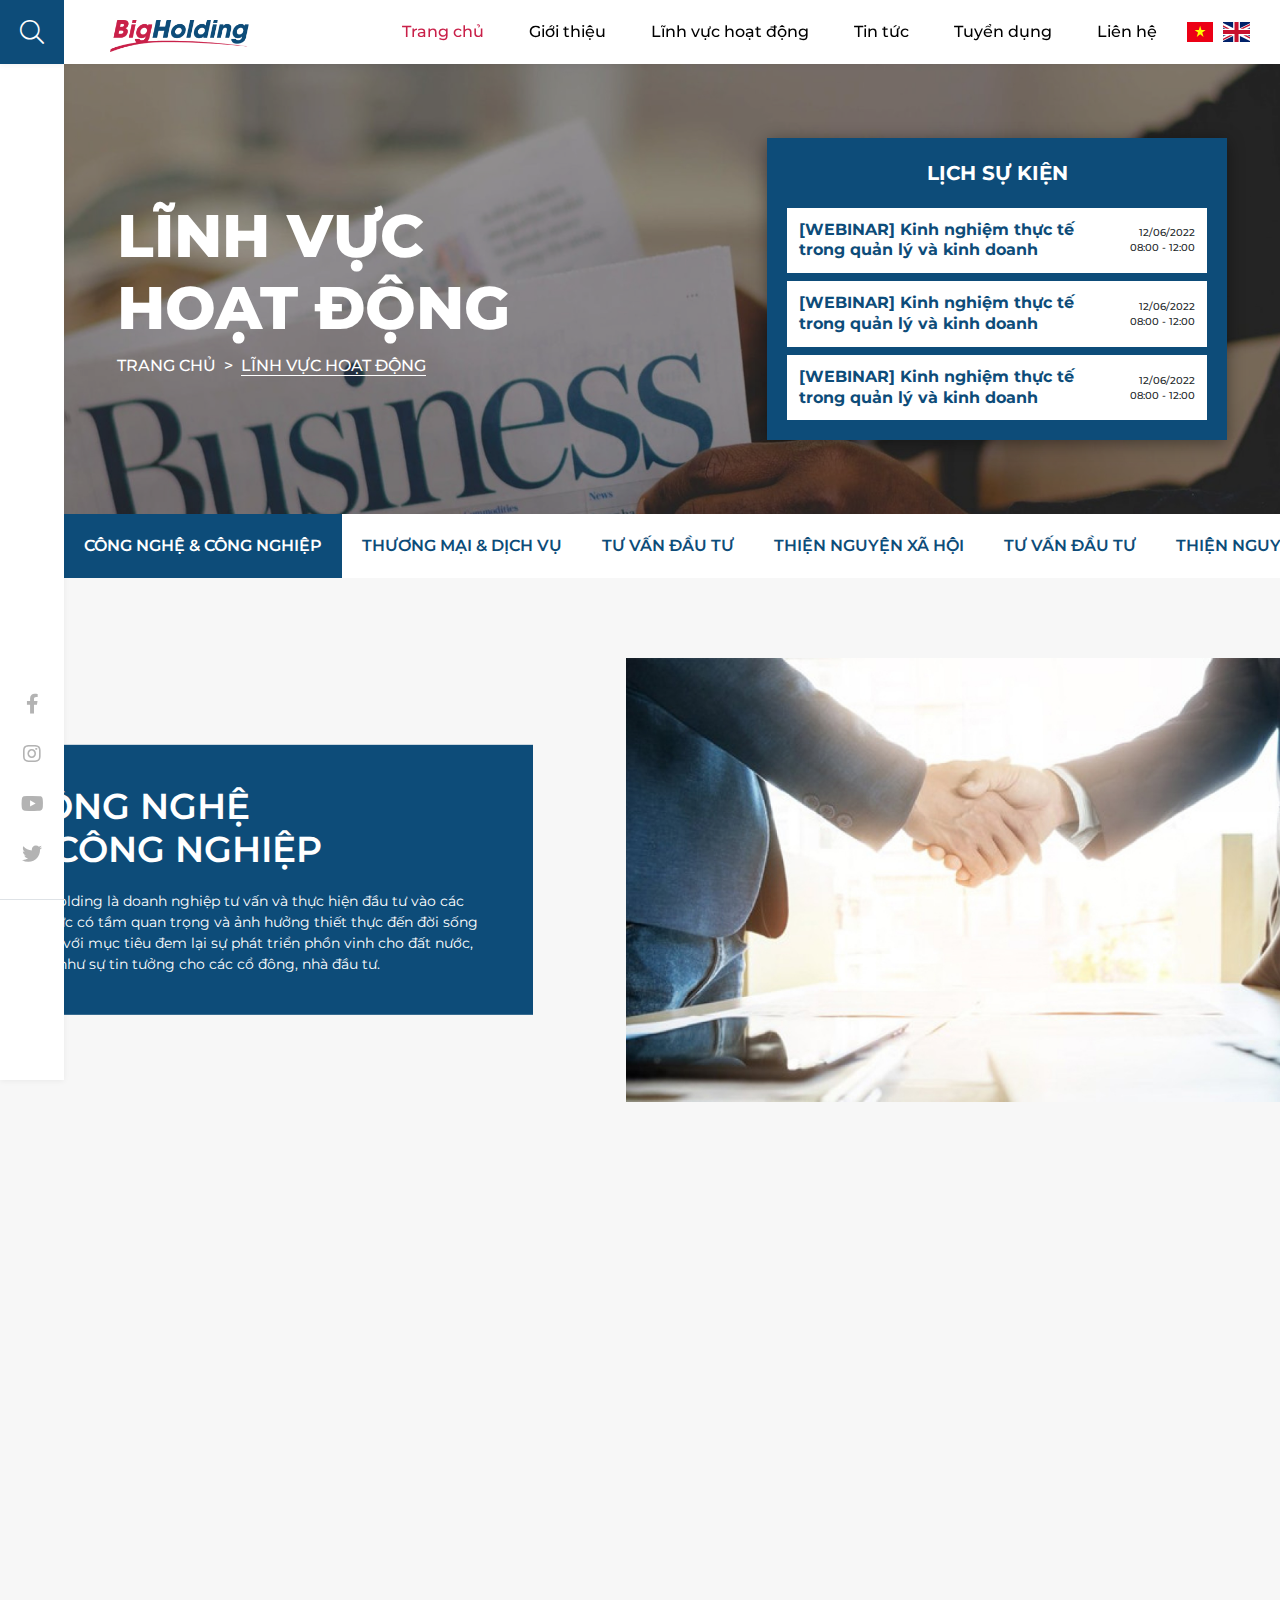
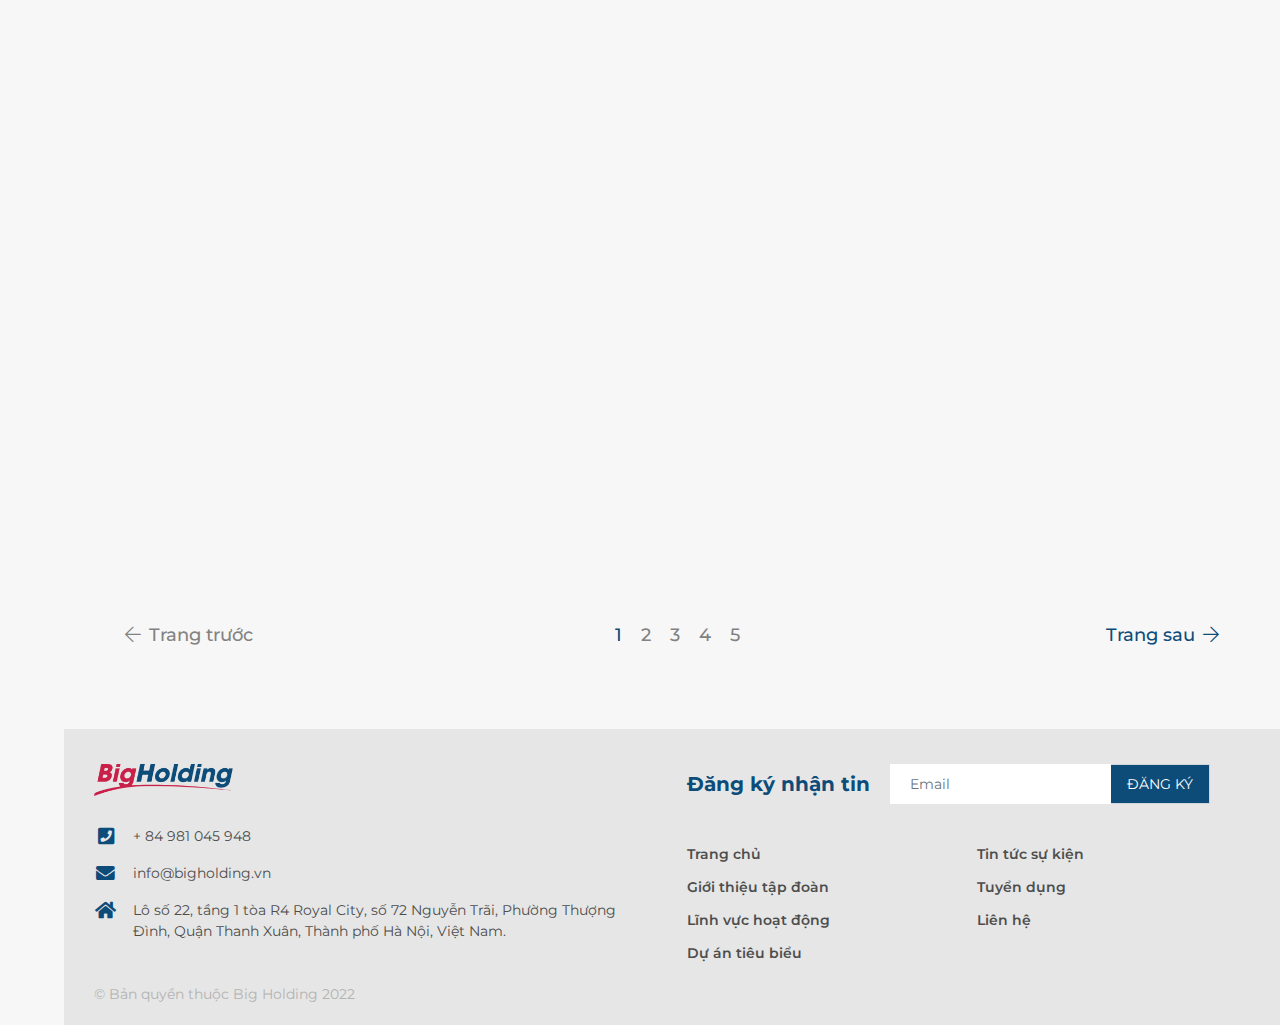
<file: projects.html>
<!DOCTYPE html>
<html lang="vi">
    <head>
        <title>Title</title>
        <meta charset="utf-8" />
        <meta name="description" content="Description" />
        <meta name="viewport" content="width=device-width, initial-scale=1, maximum-scale=1, user-scalable=no" />
        <!-- Styles-->
        <link rel="stylesheet" type="text/css" href="./css/libs.css" />
        <link rel="stylesheet" type="text/css" href="./vendor/fontawesome-pro/css/all.min.css" />
        <link rel="stylesheet" type="text/css" href="./css/app.css?v=1.6" />
        <!-- Scripts-->
        <script src="./js/libs.js" defer="defer"></script>
        <script src="./js/app.js?v=1.6" defer="defer"></script>
    </head>
    <body>
        <div class="page">
            <!-- header-->
            <header class="header">
                <div class="header__wrapper">
                    <div class="container">
                        <div class="header__inner"><a class="header__logo" href="./index.html"><img src="./images/logo.png" alt="" /></a>
                            <div class="header__elements">
                                <section class="navbar js-navbar">
                                    <div class="navbar__backdrop js-navbar-toggle"></div>
                                    <div class="navbar__wrapper">
                                        <div class="navbar__header"><a class="navbar__logo" href="./index.html"><img src="./images/logo.png" alt="" /></a>
                                            <button class="btn-toggle js-navbar-toggle ms-auto"></button>
                                        </div>
                                        <div class="navbar__body">
                                            <ul class="menu menu-root">
                                                <li class="menu-item"><a class="menu-link active" href="./index.html">Trang chủ</a>
                                                </li>
                                                <li class="menu-item menu-item-group"><a class="menu-link" href="./about.html">Giới thiệu</a><span class="menu-toggle"></span>
                                                    <ul class="menu menu-sub">
                                                        <li class="menu-item"><a class="menu-link" href="#!">Dropdown</a>
                                                        </li>
                                                        <li class="menu-item"><a class="menu-link" href="#!">Dropdown</a>
                                                        </li>
                                                        <li class="menu-item"><a class="menu-link" href="#!">Dropdown</a>
                                                        </li>
                                                        <li class="menu-item menu-item-group"><a class="menu-link" href="#!">Dropdown</a><span class="menu-toggle"></span>
                                                            <ul class="menu menu-sub menu-sub-2">
                                                                <li class="menu-item"><a class="menu-link" href="#!">Dropdown</a>
                                                                </li>
                                                                <li class="menu-item"><a class="menu-link" href="#!">Dropdown</a>
                                                                </li>
                                                                <li class="menu-item"><a class="menu-link" href="#!">Dropdown</a>
                                                                </li>
                                                            </ul>
                                                        </li>
                                                    </ul>
                                                </li>
                                                <li class="menu-item"><a class="menu-link" href="./projects.html">Lĩnh vực hoạt động</a>
                                                </li>
                                                <li class="menu-item"><a class="menu-link" href="./news.html">Tin tức</a>
                                                </li>
                                                <li class="menu-item"><a class="menu-link" href="./recruit.html">Tuyển dụng</a>
                                                </li>
                                                <li class="menu-item"><a class="menu-link" href="./contact.html">Liên hệ</a>
                                                </li>
                                            </ul>
                                            <ul class="h-social">
                                                <li><a href="#!"><i class="fab fa-fw fa-facebook-f"></i></a></li>
                                                <li><a href="#!"><i class="fab fa-fw fa-instagram"></i></a></li>
                                                <li><a href="#!"><i class="fab fa-fw fa-youtube"></i></a></li>
                                                <li><a href="#!"><i class="fab fa-fw fa-twitter"></i></a></li>
                                            </ul>
                                        </div>
                                    </div>
                                </section>
                                <form class="search">
                                    <div class="input-group">
                                        <input class="form-control" type="text" placeholder="Tìm kiếm..." />
                                        <button class="input-group-text" type="submit"><i class="far fa-search"></i></button>
                                        <button class="input-group-text search__close" type="button"><i class="fal fa-times"></i></button>
                                    </div>
                                </form>
                                <nav class="lang ms-xl-20 ms-xxl-50"><a href="#!"><img src="./images/vn.svg" alt="" /></a><a href="#!"><img src="./images/gb.svg" alt="" /></a></nav>
                                <button class="search-btn ms-2 ms-xl-0" type="button"><i class="fal fa-search"></i></button>
                                <button class="btn-toggle d-xl-none js-navbar-toggle ms-2"></button>
                            </div>
                        </div>
                    </div>
                </div>
            </header>
            <div class="page__content">
                <!-- main content-->
                <div class="wow fadeInUp" data-wow-delay="0.15s" data-wow-duration="2s">
                    <article class="banner wow fadeInUp" data-wow-delay="0.15s" data-wow-duration="1s"><img class="banner__bg" src="./images/banner-project.jpg" alt="">
                        <div class="container">
                            <div class="row align-items-center">
                                <div class="col-lg">
                                    <div class="banner__title text-start">Lĩnh vực<br>hoạt động</div>
                                    <div class="banner__breadcrumb justify-content-start">
                                        <ol class="breadcrumb breadcrumb--white mb-0">
                                            <li class="breadcrumb-item"><a class="link-unstyled" href="#!">Trang chủ</a></li>
                                            <li class="breadcrumb-item active"><span>Lĩnh vực hoạt động</span></li>
                                        </ol>
                                    </div>
                                </div>
                                <div class="col-lg-auto mt-4 mt-lg-0">
                                    <div class="calendar wow fadeInRight" data-wow-delay="1.5s">
                                        <div class="calendar__label">LỊCH SỰ KIỆN</div>
                                        <div class="calendar__item">
                                            <div class="row g-10 align-items-center">
                                                <div class="calendar__title col"><a href="#!">[WEBINAR] Kinh nghiệm thực tế trong quản lý và kinh doanh</a></div>
                                                <div class="calendar__time col-auto">
                                                    <div>12/06/2022</div>
                                                    <div>08:00 - 12:00</div>
                                                </div>
                                            </div>
                                        </div>
                                        <div class="calendar__item">
                                            <div class="row g-10 align-items-center">
                                                <div class="calendar__title col"><a href="#!">[WEBINAR] Kinh nghiệm thực tế trong quản lý và kinh doanh</a></div>
                                                <div class="calendar__time col-auto">
                                                    <div>12/06/2022</div>
                                                    <div>08:00 - 12:00</div>
                                                </div>
                                            </div>
                                        </div>
                                        <div class="calendar__item">
                                            <div class="row g-10 align-items-center">
                                                <div class="calendar__title col"><a href="#!">[WEBINAR] Kinh nghiệm thực tế trong quản lý và kinh doanh</a></div>
                                                <div class="calendar__time col-auto">
                                                    <div>12/06/2022</div>
                                                    <div>08:00 - 12:00</div>
                                                </div>
                                            </div>
                                        </div>
                                    </div>
                                </div>
                            </div>
                        </div>
                    </article>
                    <nav class="project-nav"><a class="active" href="#!">CÔNG NGHỆ & CÔNG NGHIỆP</a><a href="#!">THƯƠNG MẠI & DỊCH VỤ</a><a href="#!">TƯ VẤN ĐẦU TƯ</a><a href="#!">THIỆN NGUYỆN XÃ HỘI</a><a href="#!">TƯ VẤN ĐẦU TƯ</a><a href="#!">THIỆN NGUYỆN XÃ HỘI</a><a href="#!">TƯ VẤN ĐẦU TƯ</a><a href="#!">THIỆN NGUYỆN XÃ HỘI</a></nav>
                </div>
                <div class="container py-60 py-xl-80">
                    <div class="mb-60 mb-xl-80">
                        <div class="project-2"><a class="project-2__frame js-left-part" href="./detail.html"><img src="./images/project-4.jpg" alt="" /></a>
                            <div class="project-2__content js-right-part">
                                <h3 class="project-2__title"><a class="text-white" href="./detail.html">CÔNG NGHỆ<br />& CÔNG NGHIỆP</a></h3>
                                <div class="project-2__desc">Big Holding là doanh nghiệp tư vấn và thực hiện đầu tư vào các lĩnh vực có tầm quan trọng và ảnh hưởng thiết thực đến đời sống xã hội với mục tiêu đem lại sự phát triển phồn vinh cho đất nước, cũng như sự tin tưởng cho các cổ đông, nhà đầu tư.</div>
                            </div>
                        </div>
                    </div>
                    <div class="row g-30 gy-xl-50">
                        <div class="col-lg-4 wow fadeInUp" data-wow-delay="0.1s">
                            <div class="project"><a class="project__frame" href="./detail.html"><img src="./images/project-2.jpg" alt="" /></a>
                                <div class="project__body">
                                    <h3 class="project__title"><a href="./detail.html">CÔNG TY CỔ PHẨN DƯỢC PHẨM QUỐC TẾ THĂNG LONG</a></h3>
                                    <div class="project__desc">Nỗ lực kiến tạo nên tiêu chuẩn sống mới cho người Việt bằng những khu đô thị xanh – tiện ích – chất lượng và cam kết thủ tục pháp lý...</div>
                                    <div class="row mt-auto justify-content-between align-items-center">
                                        <div class="col-auto"><img class="project__brand" src="./images/brand-2.png" alt="" /></div>
                                        <div class="col-auto"><a class="project__link" href="./detail.html">Xem thêm<i class="fal fa-arrow-right ms-2"></i></a></div>
                                    </div>
                                </div>
                            </div>
                        </div>
                        <div class="col-lg-4 wow fadeInUp" data-wow-delay="0.2s">
                            <div class="project"><a class="project__frame" href="./detail.html"><img src="./images/project-3.jpg" alt="" /></a>
                                <div class="project__body">
                                    <h3 class="project__title"><a href="./detail.html">CÔNG TY CỔ PHẨN DƯỢC PHẨM QUỐC TẾ THĂNG LONG</a></h3>
                                    <div class="project__desc">Nỗ lực kiến tạo nên tiêu chuẩn sống mới cho người Việt bằng những khu đô thị xanh – tiện ích – chất lượng và cam kết thủ tục pháp lý...</div>
                                    <div class="row mt-auto justify-content-between align-items-center">
                                        <div class="col-auto"><img class="project__brand" src="./images/brand-3.png" alt="" /></div>
                                        <div class="col-auto"><a class="project__link" href="./detail.html">Xem thêm<i class="fal fa-arrow-right ms-2"></i></a></div>
                                    </div>
                                </div>
                            </div>
                        </div>
                        <div class="col-lg-4 wow fadeInUp" data-wow-delay="0.30000000000000004s">
                            <div class="project"><a class="project__frame" href="./detail.html"><img src="./images/project-1.jpg" alt="" /></a>
                                <div class="project__body">
                                    <h3 class="project__title"><a href="./detail.html">CÔNG TY CỔ PHẨN DƯỢC PHẨM QUỐC TẾ THĂNG LONG</a></h3>
                                    <div class="project__desc">Nỗ lực kiến tạo nên tiêu chuẩn sống mới cho người Việt bằng những khu đô thị xanh – tiện ích – chất lượng và cam kết thủ tục pháp lý...</div>
                                    <div class="row mt-auto justify-content-between align-items-center">
                                        <div class="col-auto"><img class="project__brand" src="./images/brand-1.png" alt="" /></div>
                                        <div class="col-auto"><a class="project__link" href="./detail.html">Xem thêm<i class="fal fa-arrow-right ms-2"></i></a></div>
                                    </div>
                                </div>
                            </div>
                        </div>
                        <div class="col-lg-4 wow fadeInUp" data-wow-delay="0.1s">
                            <div class="project"><a class="project__frame" href="./detail.html"><img src="./images/project-2.jpg" alt="" /></a>
                                <div class="project__body">
                                    <h3 class="project__title"><a href="./detail.html">CÔNG TY CỔ PHẨN DƯỢC PHẨM QUỐC TẾ THĂNG LONG</a></h3>
                                    <div class="project__desc">Nỗ lực kiến tạo nên tiêu chuẩn sống mới cho người Việt bằng những khu đô thị xanh – tiện ích – chất lượng và cam kết thủ tục pháp lý...</div>
                                    <div class="row mt-auto justify-content-between align-items-center">
                                        <div class="col-auto"><img class="project__brand" src="./images/brand-2.png" alt="" /></div>
                                        <div class="col-auto"><a class="project__link" href="./detail.html">Xem thêm<i class="fal fa-arrow-right ms-2"></i></a></div>
                                    </div>
                                </div>
                            </div>
                        </div>
                        <div class="col-lg-4 wow fadeInUp" data-wow-delay="0.2s">
                            <div class="project"><a class="project__frame" href="./detail.html"><img src="./images/project-3.jpg" alt="" /></a>
                                <div class="project__body">
                                    <h3 class="project__title"><a href="./detail.html">CÔNG TY CỔ PHẨN DƯỢC PHẨM QUỐC TẾ THĂNG LONG</a></h3>
                                    <div class="project__desc">Nỗ lực kiến tạo nên tiêu chuẩn sống mới cho người Việt bằng những khu đô thị xanh – tiện ích – chất lượng và cam kết thủ tục pháp lý...</div>
                                    <div class="row mt-auto justify-content-between align-items-center">
                                        <div class="col-auto"><img class="project__brand" src="./images/brand-3.png" alt="" /></div>
                                        <div class="col-auto"><a class="project__link" href="./detail.html">Xem thêm<i class="fal fa-arrow-right ms-2"></i></a></div>
                                    </div>
                                </div>
                            </div>
                        </div>
                        <div class="col-lg-4 wow fadeInUp" data-wow-delay="0.30000000000000004s">
                            <div class="project"><a class="project__frame" href="./detail.html"><img src="./images/project-1.jpg" alt="" /></a>
                                <div class="project__body">
                                    <h3 class="project__title"><a href="./detail.html">CÔNG TY CỔ PHẨN DƯỢC PHẨM QUỐC TẾ THĂNG LONG</a></h3>
                                    <div class="project__desc">Nỗ lực kiến tạo nên tiêu chuẩn sống mới cho người Việt bằng những khu đô thị xanh – tiện ích – chất lượng và cam kết thủ tục pháp lý...</div>
                                    <div class="row mt-auto justify-content-between align-items-center">
                                        <div class="col-auto"><img class="project__brand" src="./images/brand-1.png" alt="" /></div>
                                        <div class="col-auto"><a class="project__link" href="./detail.html">Xem thêm<i class="fal fa-arrow-right ms-2"></i></a></div>
                                    </div>
                                </div>
                            </div>
                        </div>
                    </div>
                    <nav class="mt-40 mt-xl-50">
                        <ul class="pagination">
                            <li class="page-item disabled me-auto"><a class="page-link text-primary font-size-base" href="#!"><i class="fal fa-arrow-left"></i><span class="d-none d-md-inline ms-2">Trang trước</span></a></li>
                            <li class="page-item active"><a class="page-link" href="#!">1</a></li>
                            <li class="page-item"><a class="page-link" href="#!">2</a></li>
                            <li class="page-item"><a class="page-link" href="#!">3</a></li>
                            <li class="page-item"><a class="page-link" href="#!">4</a></li>
                            <li class="page-item"><a class="page-link" href="#!">5</a></li>
                            <li class="page-item ms-auto"><a class="page-link text-primary font-size-base" href="#!"><span class="d-none d-md-inline me-2">Trang sau</span><i class="fal fa-arrow-right"></i></a></li>
                        </ul>
                    </nav>
                </div>
            </div>
            <!-- footer-->
            <footer class="footer">
                <div class="container">
                    <div class="row">
                        <div class="col-md-6 mb-20"><a class="footer__logo" href="./index.html"><img src="./images/logo.png" alt="" /></a>
                            <ul class="f-contact mt-3 mt-xl-4">
                                <li class="f-contact__item">
                                    <div class="row g-3">
                                        <div class="col-auto"><i class="fas fa-lg fa-fw fa-phone-square text-primary"></i></div>
                                        <div class="col"><a href="tel:+84981045948">+ 84 981 045 948</a></div>
                                    </div>
                                </li>
                                <li class="f-contact__item">
                                    <div class="row g-3">
                                        <div class="col-auto"><i class="fas fa-lg fa-fw fa-envelope text-primary"></i></div>
                                        <div class="col"><a href="mailto:info@bigholding.vn">info@bigholding.vn</a></div>
                                    </div>
                                </li>
                                <li class="f-contact__item">
                                    <div class="row g-3">
                                        <div class="col-auto"><i class="fas fa-lg fa-fw fa-home text-primary"></i></div>
                                        <div class="col">Lô số 22, tầng 1 tòa R4 Royal City, số 72 Nguyễn Trãi, Phường Thượng Đình, Quận Thanh Xuân, Thành phố Hà Nội, Việt Nam.</div>
                                    </div>
                                </li>
                            </ul>
                        </div>
                        <div class="col-md-6 mb-20">
                            <form class="subscribe mb-4 mb-xl-40" action="#!">
                                <h3 class="subscribe__title">Đăng ký nhận tin</h3>
                                <div class="subscribe__group">
                                    <div class="input-group">
                                        <input class="form-control" type="email" placeholder="Email" />
                                        <button class="input-group-text">Đăng ký</button>
                                    </div>
                                </div>
                            </form>
                            <div class="row g-3">
                                <div class="col-6">
                                    <ul class="f-menu">
                                        <li><a href="#!">Trang chủ</a></li>
                                        <li><a href="#!">Giới thiệu tập đoàn</a></li>
                                        <li><a href="#!">Lĩnh vực hoạt động</a></li>
                                        <li><a href="#!">Dự án tiêu biểu</a></li>
                                    </ul>
                                </div>
                                <div class="col-6">
                                    <ul class="f-menu">
                                        <li><a href="#!">Tin tức sự kiện</a></li>
                                        <li><a href="#!">Tuyển dụng</a></li>
                                        <li><a href="#!">Liên hệ</a></li>
                                    </ul>
                                </div>
                            </div>
                        </div>
                    </div>
                    <div class="footer__copyright">© Bản quyền thuộc Big Holding 2022</div>
                </div>
            </footer>
        </div>
        <!-- modals + sticky widgets-->
        <button class="btn-movetop" type="button" data-target="body"><i class="fa fa-arrow-up"></i></button>
    </body>
</html>
</file>
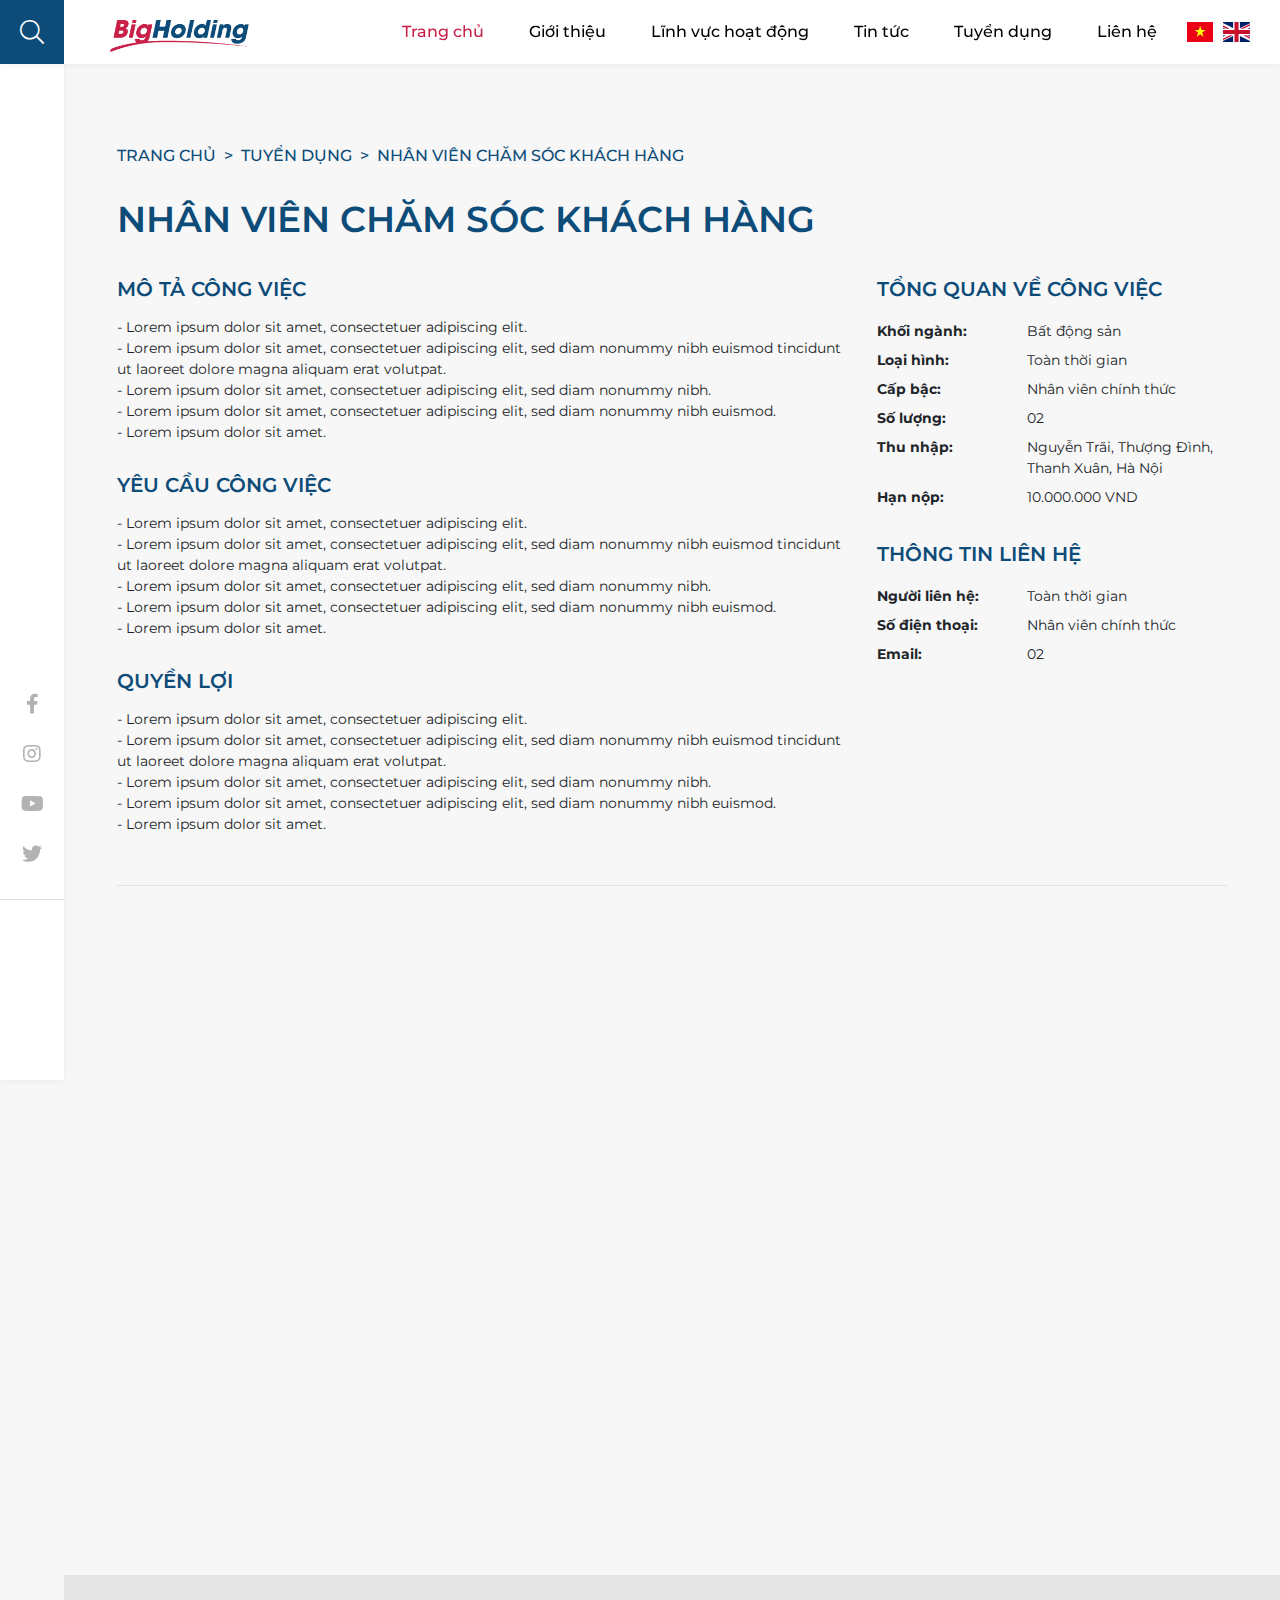
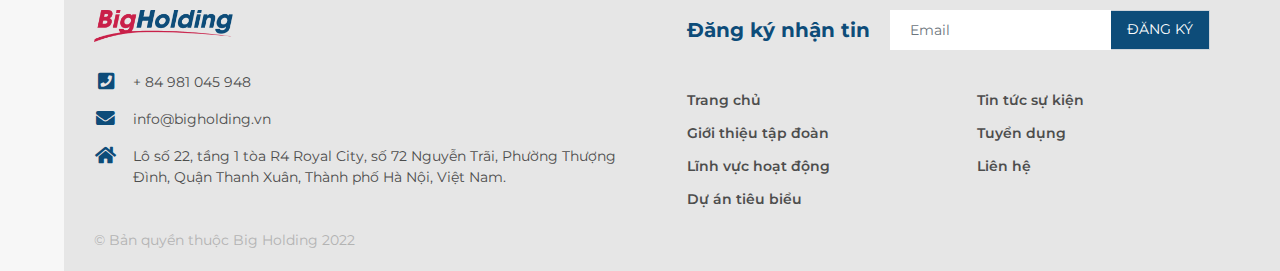
<file: recruit-detail.html>
<!DOCTYPE html>
<html lang="vi">
    <head>
        <title>Title</title>
        <meta charset="utf-8" />
        <meta name="description" content="Description" />
        <meta name="viewport" content="width=device-width, initial-scale=1, maximum-scale=1, user-scalable=no" />
        <!-- Styles-->
        <link rel="stylesheet" type="text/css" href="./css/libs.css" />
        <link rel="stylesheet" type="text/css" href="./vendor/fontawesome-pro/css/all.min.css" />
        <link rel="stylesheet" type="text/css" href="./css/app.css?v=1.6" />
        <!-- Scripts-->
        <script src="./js/libs.js" defer="defer"></script>
        <script src="./js/app.js?v=1.6" defer="defer"></script>
    </head>
    <body>
        <div class="page">
            <!-- header-->
            <header class="header">
                <div class="header__wrapper">
                    <div class="container">
                        <div class="header__inner"><a class="header__logo" href="./index.html"><img src="./images/logo.png" alt="" /></a>
                            <div class="header__elements">
                                <section class="navbar js-navbar">
                                    <div class="navbar__backdrop js-navbar-toggle"></div>
                                    <div class="navbar__wrapper">
                                        <div class="navbar__header"><a class="navbar__logo" href="./index.html"><img src="./images/logo.png" alt="" /></a>
                                            <button class="btn-toggle js-navbar-toggle ms-auto"></button>
                                        </div>
                                        <div class="navbar__body">
                                            <ul class="menu menu-root">
                                                <li class="menu-item"><a class="menu-link active" href="./index.html">Trang chủ</a>
                                                </li>
                                                <li class="menu-item menu-item-group"><a class="menu-link" href="./about.html">Giới thiệu</a><span class="menu-toggle"></span>
                                                    <ul class="menu menu-sub">
                                                        <li class="menu-item"><a class="menu-link" href="#!">Dropdown</a>
                                                        </li>
                                                        <li class="menu-item"><a class="menu-link" href="#!">Dropdown</a>
                                                        </li>
                                                        <li class="menu-item"><a class="menu-link" href="#!">Dropdown</a>
                                                        </li>
                                                        <li class="menu-item menu-item-group"><a class="menu-link" href="#!">Dropdown</a><span class="menu-toggle"></span>
                                                            <ul class="menu menu-sub menu-sub-2">
                                                                <li class="menu-item"><a class="menu-link" href="#!">Dropdown</a>
                                                                </li>
                                                                <li class="menu-item"><a class="menu-link" href="#!">Dropdown</a>
                                                                </li>
                                                                <li class="menu-item"><a class="menu-link" href="#!">Dropdown</a>
                                                                </li>
                                                            </ul>
                                                        </li>
                                                    </ul>
                                                </li>
                                                <li class="menu-item"><a class="menu-link" href="./projects.html">Lĩnh vực hoạt động</a>
                                                </li>
                                                <li class="menu-item"><a class="menu-link" href="./news.html">Tin tức</a>
                                                </li>
                                                <li class="menu-item"><a class="menu-link" href="./recruit.html">Tuyển dụng</a>
                                                </li>
                                                <li class="menu-item"><a class="menu-link" href="./contact.html">Liên hệ</a>
                                                </li>
                                            </ul>
                                            <ul class="h-social">
                                                <li><a href="#!"><i class="fab fa-fw fa-facebook-f"></i></a></li>
                                                <li><a href="#!"><i class="fab fa-fw fa-instagram"></i></a></li>
                                                <li><a href="#!"><i class="fab fa-fw fa-youtube"></i></a></li>
                                                <li><a href="#!"><i class="fab fa-fw fa-twitter"></i></a></li>
                                            </ul>
                                        </div>
                                    </div>
                                </section>
                                <form class="search">
                                    <div class="input-group">
                                        <input class="form-control" type="text" placeholder="Tìm kiếm..." />
                                        <button class="input-group-text" type="submit"><i class="far fa-search"></i></button>
                                        <button class="input-group-text search__close" type="button"><i class="fal fa-times"></i></button>
                                    </div>
                                </form>
                                <nav class="lang ms-xl-20 ms-xxl-50"><a href="#!"><img src="./images/vn.svg" alt="" /></a><a href="#!"><img src="./images/gb.svg" alt="" /></a></nav>
                                <button class="search-btn ms-2 ms-xl-0" type="button"><i class="fal fa-search"></i></button>
                                <button class="btn-toggle d-xl-none js-navbar-toggle ms-2"></button>
                            </div>
                        </div>
                    </div>
                </div>
            </header>
            <div class="page__content">
                <!-- main content-->
                <div class="container py-60 py-xl-80">
                    <ol class="breadcrumb mb-0">
                        <li class="breadcrumb-item"><a class="link-unstyled" href="#!">Trang chủ</a></li>
                        <li class="breadcrumb-item"><a class="link-unstyled" href="#!">TUYỂN DỤNG</a></li>
                        <li class="breadcrumb-item active"><span>NHÂN VIÊN CHĂM SÓC KHÁCH HÀNG</span></li>
                    </ol>
                    <article class="section section--recruit mt-4 mt-xl-30 border-bottom pb-50 mb-50">
                        <h2 class="section__title">Nhân viên chăm sóc khách hàng</h2>
                        <div class="row g-30">
                            <div class="col-lg-8">
                                <h3 class="section__subtitle">MÔ TẢ CÔNG VIỆC</h3>
                                <p>- Lorem ipsum dolor sit amet, consectetuer adipiscing elit.<br>- Lorem ipsum dolor sit amet, consectetuer adipiscing elit, sed diam nonummy nibh euismod tincidunt ut laoreet dolore magna aliquam erat volutpat.<br>- Lorem ipsum dolor sit amet, consectetuer adipiscing elit, sed diam nonummy nibh.<br>- Lorem ipsum dolor sit amet, consectetuer adipiscing elit, sed diam nonummy nibh euismod.<br>- Lorem ipsum dolor sit amet.</p>
                                <h3 class="section__subtitle">Yêu cầu công việc</h3>
                                <p>- Lorem ipsum dolor sit amet, consectetuer adipiscing elit.<br>- Lorem ipsum dolor sit amet, consectetuer adipiscing elit, sed diam nonummy nibh euismod tincidunt ut laoreet dolore magna aliquam erat volutpat.<br>- Lorem ipsum dolor sit amet, consectetuer adipiscing elit, sed diam nonummy nibh.<br>- Lorem ipsum dolor sit amet, consectetuer adipiscing elit, sed diam nonummy nibh euismod.<br>- Lorem ipsum dolor sit amet.</p>
                                <h3 class="section__subtitle">QUYỀN LỢI</h3>
                                <p>- Lorem ipsum dolor sit amet, consectetuer adipiscing elit.<br>- Lorem ipsum dolor sit amet, consectetuer adipiscing elit, sed diam nonummy nibh euismod tincidunt ut laoreet dolore magna aliquam erat volutpat.<br>- Lorem ipsum dolor sit amet, consectetuer adipiscing elit, sed diam nonummy nibh.<br>- Lorem ipsum dolor sit amet, consectetuer adipiscing elit, sed diam nonummy nibh euismod.<br>- Lorem ipsum dolor sit amet.</p>
                            </div>
                            <div class="col-lg-4">
                                <h3 class="section__subtitle">TỔNG QUAN VỀ CÔNG VIỆC</h3>
                                <div class="section__info">
                                    <table class="table">
                                        <tbody>
                                            <tr>
                                                <td width="1%">Khối ngành:</td>
                                                <td>Bất động sản</td>
                                            </tr>
                                            <tr>
                                                <td width="1%">Loại hình:</td>
                                                <td>Toàn thời gian</td>
                                            </tr>
                                            <tr>
                                                <td width="1%">Cấp bậc:</td>
                                                <td>Nhân viên chính thức</td>
                                            </tr>
                                            <tr>
                                                <td width="1%">Số lượng:</td>
                                                <td>02</td>
                                            </tr>
                                            <tr>
                                                <td width="1%">Thu nhập:</td>
                                                <td>Nguyễn Trãi, Thượng Đình, Thanh Xuân, Hà Nội</td>
                                            </tr>
                                            <tr>
                                                <td width="1%">Hạn nộp:</td>
                                                <td>10.000.000 VND</td>
                                            </tr>
                                        </tbody>
                                    </table>
                                </div>
                                <h3 class="section__subtitle">Thông tin liên hệ</h3>
                                <div class="section__info">
                                    <table class="table">
                                        <tbody>
                                            <tr>
                                                <td width="1%">Người liên hệ:</td>
                                                <td>Toàn thời gian</td>
                                            </tr>
                                            <tr>
                                                <td width="1%">Số điện thoại:</td>
                                                <td>Nhân viên chính thức</td>
                                            </tr>
                                            <tr>
                                                <td width="1%">Email:</td>
                                                <td>02</td>
                                            </tr>
                                        </tbody>
                                    </table>
                                </div>
                            </div>
                        </div>
                    </article>
                    <form class="recruit-form form wow fadeInUp" data-wow-delay="0.15s">
                        <h2 class="recruit-form__title">NỘP ĐƠN ỨNG TUYỂN</h2>
                        <div class="row gx-30 gy-3">
                            <div class="col-md-6">
                                <input class="form-control" type="text" placeholder="Họ và tên*" required>
                            </div>
                            <div class="col-md-6">
                                <input class="form-control" type="text" placeholder="Họ và tên*" required>
                            </div>
                            <div class="col-md-6">
                                <input class="form-control" type="email" placeholder="Địa chỉ email*" required>
                            </div>
                            <div class="col-md-6">
                                <select class="form-select">
                                    <option>Nhân viên Chăm sóc khách hàng</option>
                                    <option>Nhân viên Chăm sóc khách hàng</option>
                                    <option>Nhân viên Chăm sóc khách hàng</option>
                                    <option>Nhân viên Chăm sóc khách hàng</option>
                                </select>
                            </div>
                            <div class="col-12">
                                <textarea class="form-control" rows="6" placeholder="Thư ứng tuyển"></textarea>
                            </div>
                            <div class="col-12">
                                <label class="file-input js-file">
                                    <input class="js-file-input" type="file" data-target="#avatar-preview" /><span class="file-input__btn">Click để tải lên CV/Sơ yếu lý lịch của bạn</span><span class="file-input__text js-file-text">Chấp nhận file .pdf, .doc, .docx</span>
                                </label>
                            </div>
                            <div class="col-12 text-end">
                                <button class="button" type="submit">Ứng tuyển</button>
                            </div>
                        </div>
                    </form>
                </div>
            </div>
            <!-- footer-->
            <footer class="footer">
                <div class="container">
                    <div class="row">
                        <div class="col-md-6 mb-20"><a class="footer__logo" href="./index.html"><img src="./images/logo.png" alt="" /></a>
                            <ul class="f-contact mt-3 mt-xl-4">
                                <li class="f-contact__item">
                                    <div class="row g-3">
                                        <div class="col-auto"><i class="fas fa-lg fa-fw fa-phone-square text-primary"></i></div>
                                        <div class="col"><a href="tel:+84981045948">+ 84 981 045 948</a></div>
                                    </div>
                                </li>
                                <li class="f-contact__item">
                                    <div class="row g-3">
                                        <div class="col-auto"><i class="fas fa-lg fa-fw fa-envelope text-primary"></i></div>
                                        <div class="col"><a href="mailto:info@bigholding.vn">info@bigholding.vn</a></div>
                                    </div>
                                </li>
                                <li class="f-contact__item">
                                    <div class="row g-3">
                                        <div class="col-auto"><i class="fas fa-lg fa-fw fa-home text-primary"></i></div>
                                        <div class="col">Lô số 22, tầng 1 tòa R4 Royal City, số 72 Nguyễn Trãi, Phường Thượng Đình, Quận Thanh Xuân, Thành phố Hà Nội, Việt Nam.</div>
                                    </div>
                                </li>
                            </ul>
                        </div>
                        <div class="col-md-6 mb-20">
                            <form class="subscribe mb-4 mb-xl-40" action="#!">
                                <h3 class="subscribe__title">Đăng ký nhận tin</h3>
                                <div class="subscribe__group">
                                    <div class="input-group">
                                        <input class="form-control" type="email" placeholder="Email" />
                                        <button class="input-group-text">Đăng ký</button>
                                    </div>
                                </div>
                            </form>
                            <div class="row g-3">
                                <div class="col-6">
                                    <ul class="f-menu">
                                        <li><a href="#!">Trang chủ</a></li>
                                        <li><a href="#!">Giới thiệu tập đoàn</a></li>
                                        <li><a href="#!">Lĩnh vực hoạt động</a></li>
                                        <li><a href="#!">Dự án tiêu biểu</a></li>
                                    </ul>
                                </div>
                                <div class="col-6">
                                    <ul class="f-menu">
                                        <li><a href="#!">Tin tức sự kiện</a></li>
                                        <li><a href="#!">Tuyển dụng</a></li>
                                        <li><a href="#!">Liên hệ</a></li>
                                    </ul>
                                </div>
                            </div>
                        </div>
                    </div>
                    <div class="footer__copyright">© Bản quyền thuộc Big Holding 2022</div>
                </div>
            </footer>
        </div>
        <!-- modals + sticky widgets-->
        <button class="btn-movetop" type="button" data-target="body"><i class="fa fa-arrow-up"></i></button>
    </body>
</html>
</file>
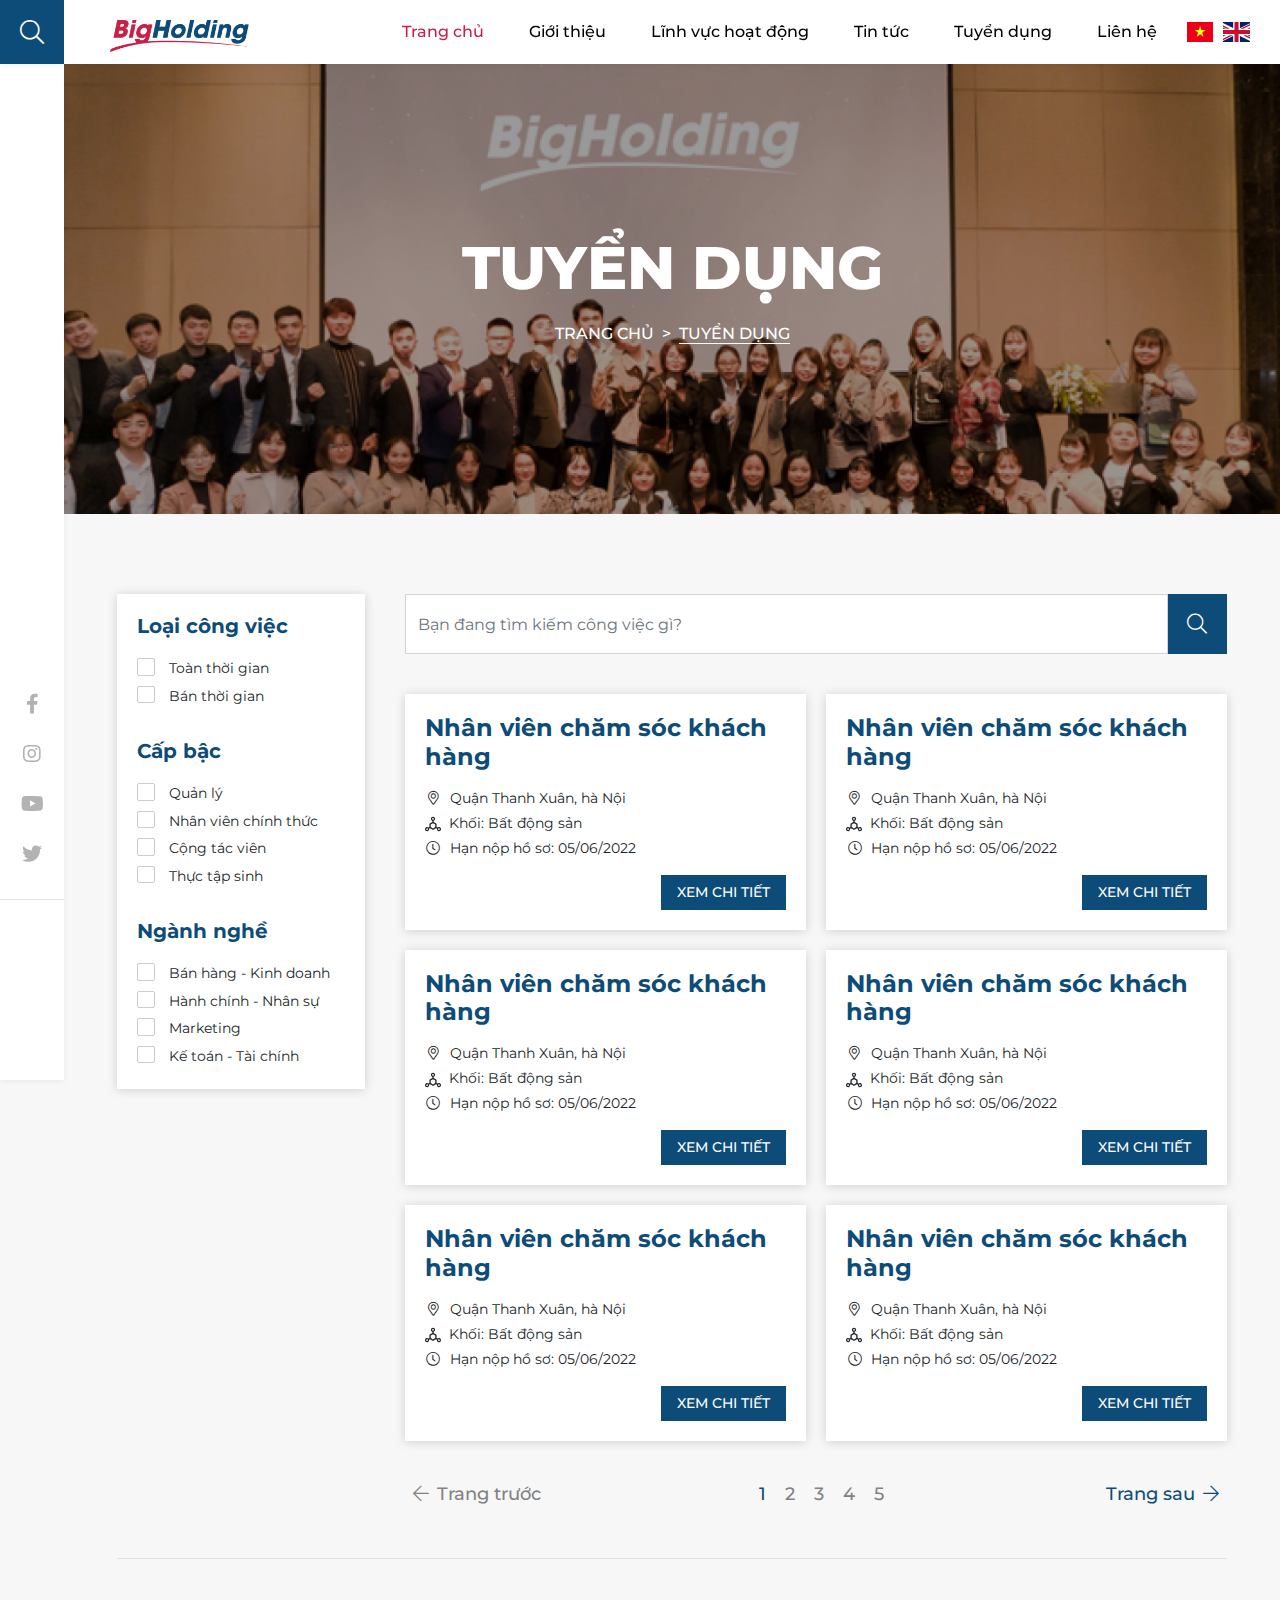
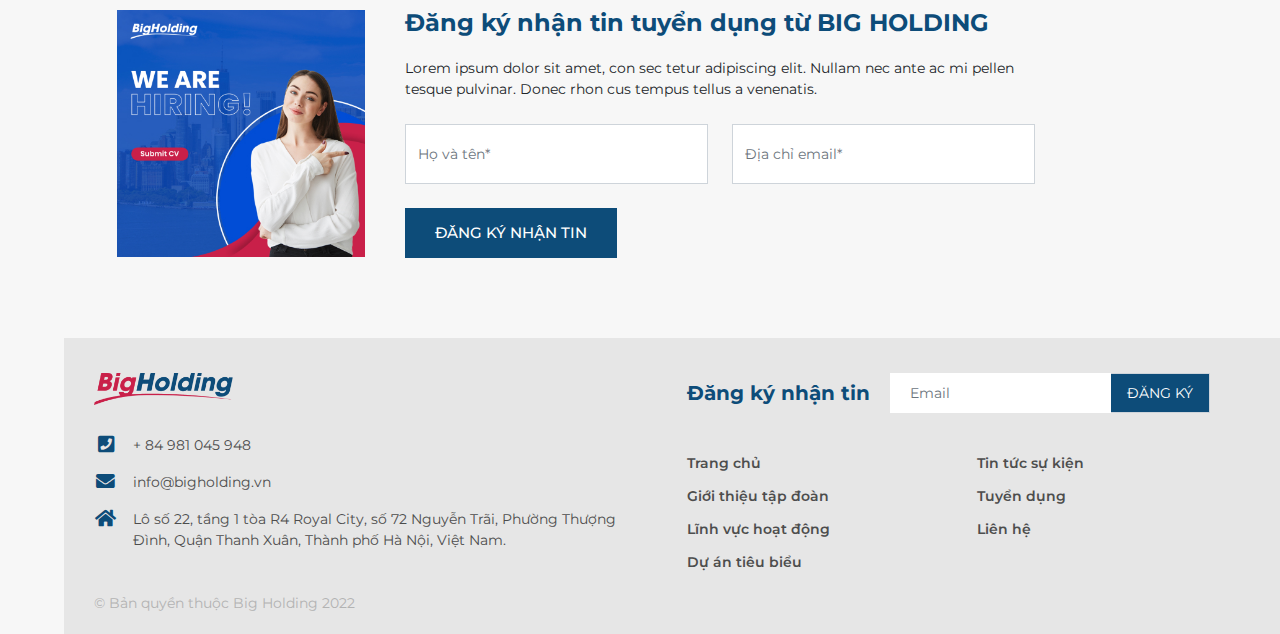
<file: recruit.html>
<!DOCTYPE html>
<html lang="vi">
    <head>
        <title>Title</title>
        <meta charset="utf-8" />
        <meta name="description" content="Description" />
        <meta name="viewport" content="width=device-width, initial-scale=1, maximum-scale=1, user-scalable=no" />
        <!-- Styles-->
        <link rel="stylesheet" type="text/css" href="./css/libs.css" />
        <link rel="stylesheet" type="text/css" href="./vendor/fontawesome-pro/css/all.min.css" />
        <link rel="stylesheet" type="text/css" href="./css/app.css?v=1.6" />
        <!-- Scripts-->
        <script src="./js/libs.js" defer="defer"></script>
        <script src="./js/app.js?v=1.6" defer="defer"></script>
    </head>
    <body>
        <div class="page">
            <!-- header-->
            <header class="header">
                <div class="header__wrapper">
                    <div class="container">
                        <div class="header__inner"><a class="header__logo" href="./index.html"><img src="./images/logo.png" alt="" /></a>
                            <div class="header__elements">
                                <section class="navbar js-navbar">
                                    <div class="navbar__backdrop js-navbar-toggle"></div>
                                    <div class="navbar__wrapper">
                                        <div class="navbar__header"><a class="navbar__logo" href="./index.html"><img src="./images/logo.png" alt="" /></a>
                                            <button class="btn-toggle js-navbar-toggle ms-auto"></button>
                                        </div>
                                        <div class="navbar__body">
                                            <ul class="menu menu-root">
                                                <li class="menu-item"><a class="menu-link active" href="./index.html">Trang chủ</a>
                                                </li>
                                                <li class="menu-item menu-item-group"><a class="menu-link" href="./about.html">Giới thiệu</a><span class="menu-toggle"></span>
                                                    <ul class="menu menu-sub">
                                                        <li class="menu-item"><a class="menu-link" href="#!">Dropdown</a>
                                                        </li>
                                                        <li class="menu-item"><a class="menu-link" href="#!">Dropdown</a>
                                                        </li>
                                                        <li class="menu-item"><a class="menu-link" href="#!">Dropdown</a>
                                                        </li>
                                                        <li class="menu-item menu-item-group"><a class="menu-link" href="#!">Dropdown</a><span class="menu-toggle"></span>
                                                            <ul class="menu menu-sub menu-sub-2">
                                                                <li class="menu-item"><a class="menu-link" href="#!">Dropdown</a>
                                                                </li>
                                                                <li class="menu-item"><a class="menu-link" href="#!">Dropdown</a>
                                                                </li>
                                                                <li class="menu-item"><a class="menu-link" href="#!">Dropdown</a>
                                                                </li>
                                                            </ul>
                                                        </li>
                                                    </ul>
                                                </li>
                                                <li class="menu-item"><a class="menu-link" href="./projects.html">Lĩnh vực hoạt động</a>
                                                </li>
                                                <li class="menu-item"><a class="menu-link" href="./news.html">Tin tức</a>
                                                </li>
                                                <li class="menu-item"><a class="menu-link" href="./recruit.html">Tuyển dụng</a>
                                                </li>
                                                <li class="menu-item"><a class="menu-link" href="./contact.html">Liên hệ</a>
                                                </li>
                                            </ul>
                                            <ul class="h-social">
                                                <li><a href="#!"><i class="fab fa-fw fa-facebook-f"></i></a></li>
                                                <li><a href="#!"><i class="fab fa-fw fa-instagram"></i></a></li>
                                                <li><a href="#!"><i class="fab fa-fw fa-youtube"></i></a></li>
                                                <li><a href="#!"><i class="fab fa-fw fa-twitter"></i></a></li>
                                            </ul>
                                        </div>
                                    </div>
                                </section>
                                <form class="search">
                                    <div class="input-group">
                                        <input class="form-control" type="text" placeholder="Tìm kiếm..." />
                                        <button class="input-group-text" type="submit"><i class="far fa-search"></i></button>
                                        <button class="input-group-text search__close" type="button"><i class="fal fa-times"></i></button>
                                    </div>
                                </form>
                                <nav class="lang ms-xl-20 ms-xxl-50"><a href="#!"><img src="./images/vn.svg" alt="" /></a><a href="#!"><img src="./images/gb.svg" alt="" /></a></nav>
                                <button class="search-btn ms-2 ms-xl-0" type="button"><i class="fal fa-search"></i></button>
                                <button class="btn-toggle d-xl-none js-navbar-toggle ms-2"></button>
                            </div>
                        </div>
                    </div>
                </div>
            </header>
            <div class="page__content">
                <!-- main content-->
                <article class="banner wow fadeInUp" data-wow-delay="0.1s"><img class="banner__bg" src="./images/banner-recruit.jpg" alt="" />
                    <div class="banner__title">Tuyển dụng</div>
                    <div class="banner__breadcrumb">
                        <ol class="breadcrumb breadcrumb--white mb-0">
                            <li class="breadcrumb-item"><a class="link-unstyled" href="#!">Trang chủ</a></li>
                            <li class="breadcrumb-item active"><span>Tuyển dụng</span></li>
                        </ol>
                    </div>
                </article>
                <div class="container py-60 py-xl-80 wow fadeInUp" data-wow-delay="0.15s">
                    <div class="row g-30 gx-xl-40">
                        <div class="col-lg-3">
                            <form class="recruit-search mb-2 d-lg-none" action="">
                                <div class="input-group">
                                    <input class="form-control" type="text" placeholder="Bạn đang tìm kiếm công việc gì?">
                                    <button class="input-group-text"><i class="fal fa-search"></i></button>
                                </div>
                            </form>
                            <form class="filter">
                                <button class="filter__btn button mb-2 d-lg-none" type="button"><i class="fal fa-filter me-2"></i>Filter</button>
                                <div class="filter__box">
                                    <h3 class="filter__label">Loại công việc</h3>
                                    <div class="mt-1">
                                        <label class="checkbox-styled">
                                            <input class="checkbox-styled__input" type="checkbox" name="checkbox" /><span class="checkbox-styled__icon"></span><span>Toàn thời gian</span>
                                        </label>
                                    </div>
                                    <div class="mt-1">
                                        <label class="checkbox-styled">
                                            <input class="checkbox-styled__input" type="checkbox" name="checkbox" /><span class="checkbox-styled__icon"></span><span>Bán thời gian</span>
                                        </label>
                                    </div>
                                    <h3 class="filter__label">Cấp bậc</h3>
                                    <div class="mt-1">
                                        <label class="checkbox-styled">
                                            <input class="checkbox-styled__input" type="checkbox" name="checkbox" /><span class="checkbox-styled__icon"></span><span>Quản lý</span>
                                        </label>
                                    </div>
                                    <div class="mt-1">
                                        <label class="checkbox-styled">
                                            <input class="checkbox-styled__input" type="checkbox" name="checkbox" /><span class="checkbox-styled__icon"></span><span>Nhân viên chính thức</span>
                                        </label>
                                    </div>
                                    <div class="mt-1">
                                        <label class="checkbox-styled">
                                            <input class="checkbox-styled__input" type="checkbox" name="checkbox" /><span class="checkbox-styled__icon"></span><span>Cộng tác viên</span>
                                        </label>
                                    </div>
                                    <div class="mt-1">
                                        <label class="checkbox-styled">
                                            <input class="checkbox-styled__input" type="checkbox" name="checkbox" /><span class="checkbox-styled__icon"></span><span>Thực tập sinh</span>
                                        </label>
                                    </div>
                                    <h3 class="filter__label">Ngành nghề</h3>
                                    <div class="mt-1">
                                        <label class="checkbox-styled">
                                            <input class="checkbox-styled__input" type="checkbox" name="checkbox" /><span class="checkbox-styled__icon"></span><span>Bán hàng - Kinh doanh</span>
                                        </label>
                                    </div>
                                    <div class="mt-1">
                                        <label class="checkbox-styled">
                                            <input class="checkbox-styled__input" type="checkbox" name="checkbox" /><span class="checkbox-styled__icon"></span><span>Hành chính - Nhân sự</span>
                                        </label>
                                    </div>
                                    <div class="mt-1">
                                        <label class="checkbox-styled">
                                            <input class="checkbox-styled__input" type="checkbox" name="checkbox" /><span class="checkbox-styled__icon"></span><span>Marketing</span>
                                        </label>
                                    </div>
                                    <div class="mt-1">
                                        <label class="checkbox-styled">
                                            <input class="checkbox-styled__input" type="checkbox" name="checkbox" /><span class="checkbox-styled__icon"></span><span>Kế toán - Tài chính</span>
                                        </label>
                                    </div>
                                </div>
                            </form>
                        </div>
                        <div class="col-lg-9">
                            <form class="recruit-search d-none d-lg-block mb-40" action="">
                                <div class="input-group">
                                    <input class="form-control" type="text" placeholder="Bạn đang tìm kiếm công việc gì?">
                                    <button class="input-group-text"><i class="fal fa-search"></i></button>
                                </div>
                            </form>
                            <div class="row g-20">
                                <div class="col-lg-6">
                                    <div class="recruit">
                                        <h3 class="recruit__title"><a href="./recruit-detail.html">Nhân viên chăm sóc khách hàng</a></h3>
                                        <div class="recruit__info">
                                            <div class="row gx-2">
                                                <div class="col-auto"><i class="fal fa-fw fa-map-marker-alt"></i></div>
                                                <div class="col">Quận Thanh Xuân, hà Nội</div>
                                            </div>
                                        </div>
                                        <div class="recruit__info">
                                            <div class="row gx-2">
                                                <div class="col-auto">
                                                    <svg width="16" height="16" viewBox="0 0 20 20" fill="none" xmlns="http://www.w3.org/2000/svg">
                                                        <path d="M1.28917 14.1942C2.27297 13.6248 3.47205 13.7776 4.27992 14.4905L5.50677 13.7799V10.2683C5.50677 9.90487 5.70122 9.56691 6.01603 9.38635L9.16419 7.57385V6.02061C8.14104 5.67338 7.40492 4.70579 7.40492 3.56458C7.40492 2.13171 8.56465 0.971985 9.99752 0.971985C11.4304 0.971985 12.5901 2.13171 12.5901 3.56458C12.5901 4.70579 11.854 5.67338 10.8309 6.02061V7.57385L13.979 9.38635C14.2938 9.56691 14.4883 9.90487 14.4883 10.2683V13.7776L15.7151 14.4882C16.523 13.7753 17.7244 13.6225 18.7059 14.1919C19.9443 14.9095 20.3656 16.4928 19.6549 17.7313C18.942 18.9697 17.3656 19.3956 16.1318 18.6804C15.148 18.1109 14.6804 16.9905 14.891 15.9303L13.7637 15.2753L10.5091 17.1503C10.3517 17.2405 10.1758 17.2868 9.99984 17.2868C9.82391 17.2868 9.64798 17.2405 9.49058 17.1503L6.23826 15.2776L5.11094 15.9327C5.32159 16.9905 4.85168 18.1132 3.8702 18.6827C2.6364 19.3979 1.05769 18.9743 0.34704 17.7336C-0.365923 16.4928 0.0553741 14.9095 1.28917 14.1942ZM16.8679 17.3979C16.9936 17.4708 17.1325 17.518 17.2766 17.5369C17.4206 17.5559 17.567 17.5461 17.7073 17.5082C17.8476 17.4704 17.979 17.4051 18.0939 17.3163C18.2089 17.2274 18.3052 17.1167 18.3772 16.9905C18.6827 16.4604 18.5022 15.7799 17.9721 15.4743C17.8463 15.4015 17.7075 15.3543 17.5634 15.3353C17.4193 15.3164 17.273 15.3262 17.1327 15.364C16.9924 15.4019 16.861 15.4671 16.746 15.556C16.6311 15.6448 16.5348 15.7555 16.4628 15.8817C16.1573 16.4118 16.3378 17.0924 16.8679 17.3979ZM11.111 3.56458C11.105 3.27382 10.9853 2.99698 10.7776 2.79345C10.5699 2.58992 10.2907 2.47592 9.99984 2.47592C9.70902 2.47592 9.42979 2.58992 9.22206 2.79345C9.01433 2.99698 8.89466 3.27382 8.88872 3.56458C8.89466 3.85534 9.01433 4.13219 9.22206 4.33572C9.42979 4.53925 9.70902 4.65325 9.99984 4.65325C10.2907 4.65325 10.5699 4.53925 10.7776 4.33572C10.9853 4.13219 11.105 3.85534 11.111 3.56458ZM7.17576 13.8933L9.99984 15.5206L12.8239 13.8933V10.6433L9.99984 9.01598L7.17576 10.6433V13.8933ZM1.62251 16.9928C1.92806 17.5229 2.60399 17.7058 3.13177 17.4003C3.65955 17.0947 3.84242 16.4141 3.53686 15.8841C3.23131 15.354 2.55538 15.1711 2.0276 15.4766C1.49751 15.7822 1.31695 16.4604 1.62251 16.9928Z" fill="currentColor"></path>
                                                    </svg>
                                                </div>
                                                <div class="col">Khối: Bất động sản</div>
                                            </div>
                                        </div>
                                        <div class="recruit__info">
                                            <div class="row gx-2">
                                                <div class="col-auto"><i class="fal fa-fw fa-clock"></i></div>
                                                <div class="col">Hạn nộp hồ sơ: 05/06/2022</div>
                                            </div>
                                        </div>
                                        <div class="mt-3 text-end"><a class="button" href="./recruit-detail.html">XEM CHI TIẾT</a></div>
                                    </div>
                                </div>
                                <div class="col-lg-6">
                                    <div class="recruit">
                                        <h3 class="recruit__title"><a href="./recruit-detail.html">Nhân viên chăm sóc khách hàng</a></h3>
                                        <div class="recruit__info">
                                            <div class="row gx-2">
                                                <div class="col-auto"><i class="fal fa-fw fa-map-marker-alt"></i></div>
                                                <div class="col">Quận Thanh Xuân, hà Nội</div>
                                            </div>
                                        </div>
                                        <div class="recruit__info">
                                            <div class="row gx-2">
                                                <div class="col-auto">
                                                    <svg width="16" height="16" viewBox="0 0 20 20" fill="none" xmlns="http://www.w3.org/2000/svg">
                                                        <path d="M1.28917 14.1942C2.27297 13.6248 3.47205 13.7776 4.27992 14.4905L5.50677 13.7799V10.2683C5.50677 9.90487 5.70122 9.56691 6.01603 9.38635L9.16419 7.57385V6.02061C8.14104 5.67338 7.40492 4.70579 7.40492 3.56458C7.40492 2.13171 8.56465 0.971985 9.99752 0.971985C11.4304 0.971985 12.5901 2.13171 12.5901 3.56458C12.5901 4.70579 11.854 5.67338 10.8309 6.02061V7.57385L13.979 9.38635C14.2938 9.56691 14.4883 9.90487 14.4883 10.2683V13.7776L15.7151 14.4882C16.523 13.7753 17.7244 13.6225 18.7059 14.1919C19.9443 14.9095 20.3656 16.4928 19.6549 17.7313C18.942 18.9697 17.3656 19.3956 16.1318 18.6804C15.148 18.1109 14.6804 16.9905 14.891 15.9303L13.7637 15.2753L10.5091 17.1503C10.3517 17.2405 10.1758 17.2868 9.99984 17.2868C9.82391 17.2868 9.64798 17.2405 9.49058 17.1503L6.23826 15.2776L5.11094 15.9327C5.32159 16.9905 4.85168 18.1132 3.8702 18.6827C2.6364 19.3979 1.05769 18.9743 0.34704 17.7336C-0.365923 16.4928 0.0553741 14.9095 1.28917 14.1942ZM16.8679 17.3979C16.9936 17.4708 17.1325 17.518 17.2766 17.5369C17.4206 17.5559 17.567 17.5461 17.7073 17.5082C17.8476 17.4704 17.979 17.4051 18.0939 17.3163C18.2089 17.2274 18.3052 17.1167 18.3772 16.9905C18.6827 16.4604 18.5022 15.7799 17.9721 15.4743C17.8463 15.4015 17.7075 15.3543 17.5634 15.3353C17.4193 15.3164 17.273 15.3262 17.1327 15.364C16.9924 15.4019 16.861 15.4671 16.746 15.556C16.6311 15.6448 16.5348 15.7555 16.4628 15.8817C16.1573 16.4118 16.3378 17.0924 16.8679 17.3979ZM11.111 3.56458C11.105 3.27382 10.9853 2.99698 10.7776 2.79345C10.5699 2.58992 10.2907 2.47592 9.99984 2.47592C9.70902 2.47592 9.42979 2.58992 9.22206 2.79345C9.01433 2.99698 8.89466 3.27382 8.88872 3.56458C8.89466 3.85534 9.01433 4.13219 9.22206 4.33572C9.42979 4.53925 9.70902 4.65325 9.99984 4.65325C10.2907 4.65325 10.5699 4.53925 10.7776 4.33572C10.9853 4.13219 11.105 3.85534 11.111 3.56458ZM7.17576 13.8933L9.99984 15.5206L12.8239 13.8933V10.6433L9.99984 9.01598L7.17576 10.6433V13.8933ZM1.62251 16.9928C1.92806 17.5229 2.60399 17.7058 3.13177 17.4003C3.65955 17.0947 3.84242 16.4141 3.53686 15.8841C3.23131 15.354 2.55538 15.1711 2.0276 15.4766C1.49751 15.7822 1.31695 16.4604 1.62251 16.9928Z" fill="currentColor"></path>
                                                    </svg>
                                                </div>
                                                <div class="col">Khối: Bất động sản</div>
                                            </div>
                                        </div>
                                        <div class="recruit__info">
                                            <div class="row gx-2">
                                                <div class="col-auto"><i class="fal fa-fw fa-clock"></i></div>
                                                <div class="col">Hạn nộp hồ sơ: 05/06/2022</div>
                                            </div>
                                        </div>
                                        <div class="mt-3 text-end"><a class="button" href="./recruit-detail.html">XEM CHI TIẾT</a></div>
                                    </div>
                                </div>
                                <div class="col-lg-6">
                                    <div class="recruit">
                                        <h3 class="recruit__title"><a href="./recruit-detail.html">Nhân viên chăm sóc khách hàng</a></h3>
                                        <div class="recruit__info">
                                            <div class="row gx-2">
                                                <div class="col-auto"><i class="fal fa-fw fa-map-marker-alt"></i></div>
                                                <div class="col">Quận Thanh Xuân, hà Nội</div>
                                            </div>
                                        </div>
                                        <div class="recruit__info">
                                            <div class="row gx-2">
                                                <div class="col-auto">
                                                    <svg width="16" height="16" viewBox="0 0 20 20" fill="none" xmlns="http://www.w3.org/2000/svg">
                                                        <path d="M1.28917 14.1942C2.27297 13.6248 3.47205 13.7776 4.27992 14.4905L5.50677 13.7799V10.2683C5.50677 9.90487 5.70122 9.56691 6.01603 9.38635L9.16419 7.57385V6.02061C8.14104 5.67338 7.40492 4.70579 7.40492 3.56458C7.40492 2.13171 8.56465 0.971985 9.99752 0.971985C11.4304 0.971985 12.5901 2.13171 12.5901 3.56458C12.5901 4.70579 11.854 5.67338 10.8309 6.02061V7.57385L13.979 9.38635C14.2938 9.56691 14.4883 9.90487 14.4883 10.2683V13.7776L15.7151 14.4882C16.523 13.7753 17.7244 13.6225 18.7059 14.1919C19.9443 14.9095 20.3656 16.4928 19.6549 17.7313C18.942 18.9697 17.3656 19.3956 16.1318 18.6804C15.148 18.1109 14.6804 16.9905 14.891 15.9303L13.7637 15.2753L10.5091 17.1503C10.3517 17.2405 10.1758 17.2868 9.99984 17.2868C9.82391 17.2868 9.64798 17.2405 9.49058 17.1503L6.23826 15.2776L5.11094 15.9327C5.32159 16.9905 4.85168 18.1132 3.8702 18.6827C2.6364 19.3979 1.05769 18.9743 0.34704 17.7336C-0.365923 16.4928 0.0553741 14.9095 1.28917 14.1942ZM16.8679 17.3979C16.9936 17.4708 17.1325 17.518 17.2766 17.5369C17.4206 17.5559 17.567 17.5461 17.7073 17.5082C17.8476 17.4704 17.979 17.4051 18.0939 17.3163C18.2089 17.2274 18.3052 17.1167 18.3772 16.9905C18.6827 16.4604 18.5022 15.7799 17.9721 15.4743C17.8463 15.4015 17.7075 15.3543 17.5634 15.3353C17.4193 15.3164 17.273 15.3262 17.1327 15.364C16.9924 15.4019 16.861 15.4671 16.746 15.556C16.6311 15.6448 16.5348 15.7555 16.4628 15.8817C16.1573 16.4118 16.3378 17.0924 16.8679 17.3979ZM11.111 3.56458C11.105 3.27382 10.9853 2.99698 10.7776 2.79345C10.5699 2.58992 10.2907 2.47592 9.99984 2.47592C9.70902 2.47592 9.42979 2.58992 9.22206 2.79345C9.01433 2.99698 8.89466 3.27382 8.88872 3.56458C8.89466 3.85534 9.01433 4.13219 9.22206 4.33572C9.42979 4.53925 9.70902 4.65325 9.99984 4.65325C10.2907 4.65325 10.5699 4.53925 10.7776 4.33572C10.9853 4.13219 11.105 3.85534 11.111 3.56458ZM7.17576 13.8933L9.99984 15.5206L12.8239 13.8933V10.6433L9.99984 9.01598L7.17576 10.6433V13.8933ZM1.62251 16.9928C1.92806 17.5229 2.60399 17.7058 3.13177 17.4003C3.65955 17.0947 3.84242 16.4141 3.53686 15.8841C3.23131 15.354 2.55538 15.1711 2.0276 15.4766C1.49751 15.7822 1.31695 16.4604 1.62251 16.9928Z" fill="currentColor"></path>
                                                    </svg>
                                                </div>
                                                <div class="col">Khối: Bất động sản</div>
                                            </div>
                                        </div>
                                        <div class="recruit__info">
                                            <div class="row gx-2">
                                                <div class="col-auto"><i class="fal fa-fw fa-clock"></i></div>
                                                <div class="col">Hạn nộp hồ sơ: 05/06/2022</div>
                                            </div>
                                        </div>
                                        <div class="mt-3 text-end"><a class="button" href="./recruit-detail.html">XEM CHI TIẾT</a></div>
                                    </div>
                                </div>
                                <div class="col-lg-6">
                                    <div class="recruit">
                                        <h3 class="recruit__title"><a href="./recruit-detail.html">Nhân viên chăm sóc khách hàng</a></h3>
                                        <div class="recruit__info">
                                            <div class="row gx-2">
                                                <div class="col-auto"><i class="fal fa-fw fa-map-marker-alt"></i></div>
                                                <div class="col">Quận Thanh Xuân, hà Nội</div>
                                            </div>
                                        </div>
                                        <div class="recruit__info">
                                            <div class="row gx-2">
                                                <div class="col-auto">
                                                    <svg width="16" height="16" viewBox="0 0 20 20" fill="none" xmlns="http://www.w3.org/2000/svg">
                                                        <path d="M1.28917 14.1942C2.27297 13.6248 3.47205 13.7776 4.27992 14.4905L5.50677 13.7799V10.2683C5.50677 9.90487 5.70122 9.56691 6.01603 9.38635L9.16419 7.57385V6.02061C8.14104 5.67338 7.40492 4.70579 7.40492 3.56458C7.40492 2.13171 8.56465 0.971985 9.99752 0.971985C11.4304 0.971985 12.5901 2.13171 12.5901 3.56458C12.5901 4.70579 11.854 5.67338 10.8309 6.02061V7.57385L13.979 9.38635C14.2938 9.56691 14.4883 9.90487 14.4883 10.2683V13.7776L15.7151 14.4882C16.523 13.7753 17.7244 13.6225 18.7059 14.1919C19.9443 14.9095 20.3656 16.4928 19.6549 17.7313C18.942 18.9697 17.3656 19.3956 16.1318 18.6804C15.148 18.1109 14.6804 16.9905 14.891 15.9303L13.7637 15.2753L10.5091 17.1503C10.3517 17.2405 10.1758 17.2868 9.99984 17.2868C9.82391 17.2868 9.64798 17.2405 9.49058 17.1503L6.23826 15.2776L5.11094 15.9327C5.32159 16.9905 4.85168 18.1132 3.8702 18.6827C2.6364 19.3979 1.05769 18.9743 0.34704 17.7336C-0.365923 16.4928 0.0553741 14.9095 1.28917 14.1942ZM16.8679 17.3979C16.9936 17.4708 17.1325 17.518 17.2766 17.5369C17.4206 17.5559 17.567 17.5461 17.7073 17.5082C17.8476 17.4704 17.979 17.4051 18.0939 17.3163C18.2089 17.2274 18.3052 17.1167 18.3772 16.9905C18.6827 16.4604 18.5022 15.7799 17.9721 15.4743C17.8463 15.4015 17.7075 15.3543 17.5634 15.3353C17.4193 15.3164 17.273 15.3262 17.1327 15.364C16.9924 15.4019 16.861 15.4671 16.746 15.556C16.6311 15.6448 16.5348 15.7555 16.4628 15.8817C16.1573 16.4118 16.3378 17.0924 16.8679 17.3979ZM11.111 3.56458C11.105 3.27382 10.9853 2.99698 10.7776 2.79345C10.5699 2.58992 10.2907 2.47592 9.99984 2.47592C9.70902 2.47592 9.42979 2.58992 9.22206 2.79345C9.01433 2.99698 8.89466 3.27382 8.88872 3.56458C8.89466 3.85534 9.01433 4.13219 9.22206 4.33572C9.42979 4.53925 9.70902 4.65325 9.99984 4.65325C10.2907 4.65325 10.5699 4.53925 10.7776 4.33572C10.9853 4.13219 11.105 3.85534 11.111 3.56458ZM7.17576 13.8933L9.99984 15.5206L12.8239 13.8933V10.6433L9.99984 9.01598L7.17576 10.6433V13.8933ZM1.62251 16.9928C1.92806 17.5229 2.60399 17.7058 3.13177 17.4003C3.65955 17.0947 3.84242 16.4141 3.53686 15.8841C3.23131 15.354 2.55538 15.1711 2.0276 15.4766C1.49751 15.7822 1.31695 16.4604 1.62251 16.9928Z" fill="currentColor"></path>
                                                    </svg>
                                                </div>
                                                <div class="col">Khối: Bất động sản</div>
                                            </div>
                                        </div>
                                        <div class="recruit__info">
                                            <div class="row gx-2">
                                                <div class="col-auto"><i class="fal fa-fw fa-clock"></i></div>
                                                <div class="col">Hạn nộp hồ sơ: 05/06/2022</div>
                                            </div>
                                        </div>
                                        <div class="mt-3 text-end"><a class="button" href="./recruit-detail.html">XEM CHI TIẾT</a></div>
                                    </div>
                                </div>
                                <div class="col-lg-6">
                                    <div class="recruit">
                                        <h3 class="recruit__title"><a href="./recruit-detail.html">Nhân viên chăm sóc khách hàng</a></h3>
                                        <div class="recruit__info">
                                            <div class="row gx-2">
                                                <div class="col-auto"><i class="fal fa-fw fa-map-marker-alt"></i></div>
                                                <div class="col">Quận Thanh Xuân, hà Nội</div>
                                            </div>
                                        </div>
                                        <div class="recruit__info">
                                            <div class="row gx-2">
                                                <div class="col-auto">
                                                    <svg width="16" height="16" viewBox="0 0 20 20" fill="none" xmlns="http://www.w3.org/2000/svg">
                                                        <path d="M1.28917 14.1942C2.27297 13.6248 3.47205 13.7776 4.27992 14.4905L5.50677 13.7799V10.2683C5.50677 9.90487 5.70122 9.56691 6.01603 9.38635L9.16419 7.57385V6.02061C8.14104 5.67338 7.40492 4.70579 7.40492 3.56458C7.40492 2.13171 8.56465 0.971985 9.99752 0.971985C11.4304 0.971985 12.5901 2.13171 12.5901 3.56458C12.5901 4.70579 11.854 5.67338 10.8309 6.02061V7.57385L13.979 9.38635C14.2938 9.56691 14.4883 9.90487 14.4883 10.2683V13.7776L15.7151 14.4882C16.523 13.7753 17.7244 13.6225 18.7059 14.1919C19.9443 14.9095 20.3656 16.4928 19.6549 17.7313C18.942 18.9697 17.3656 19.3956 16.1318 18.6804C15.148 18.1109 14.6804 16.9905 14.891 15.9303L13.7637 15.2753L10.5091 17.1503C10.3517 17.2405 10.1758 17.2868 9.99984 17.2868C9.82391 17.2868 9.64798 17.2405 9.49058 17.1503L6.23826 15.2776L5.11094 15.9327C5.32159 16.9905 4.85168 18.1132 3.8702 18.6827C2.6364 19.3979 1.05769 18.9743 0.34704 17.7336C-0.365923 16.4928 0.0553741 14.9095 1.28917 14.1942ZM16.8679 17.3979C16.9936 17.4708 17.1325 17.518 17.2766 17.5369C17.4206 17.5559 17.567 17.5461 17.7073 17.5082C17.8476 17.4704 17.979 17.4051 18.0939 17.3163C18.2089 17.2274 18.3052 17.1167 18.3772 16.9905C18.6827 16.4604 18.5022 15.7799 17.9721 15.4743C17.8463 15.4015 17.7075 15.3543 17.5634 15.3353C17.4193 15.3164 17.273 15.3262 17.1327 15.364C16.9924 15.4019 16.861 15.4671 16.746 15.556C16.6311 15.6448 16.5348 15.7555 16.4628 15.8817C16.1573 16.4118 16.3378 17.0924 16.8679 17.3979ZM11.111 3.56458C11.105 3.27382 10.9853 2.99698 10.7776 2.79345C10.5699 2.58992 10.2907 2.47592 9.99984 2.47592C9.70902 2.47592 9.42979 2.58992 9.22206 2.79345C9.01433 2.99698 8.89466 3.27382 8.88872 3.56458C8.89466 3.85534 9.01433 4.13219 9.22206 4.33572C9.42979 4.53925 9.70902 4.65325 9.99984 4.65325C10.2907 4.65325 10.5699 4.53925 10.7776 4.33572C10.9853 4.13219 11.105 3.85534 11.111 3.56458ZM7.17576 13.8933L9.99984 15.5206L12.8239 13.8933V10.6433L9.99984 9.01598L7.17576 10.6433V13.8933ZM1.62251 16.9928C1.92806 17.5229 2.60399 17.7058 3.13177 17.4003C3.65955 17.0947 3.84242 16.4141 3.53686 15.8841C3.23131 15.354 2.55538 15.1711 2.0276 15.4766C1.49751 15.7822 1.31695 16.4604 1.62251 16.9928Z" fill="currentColor"></path>
                                                    </svg>
                                                </div>
                                                <div class="col">Khối: Bất động sản</div>
                                            </div>
                                        </div>
                                        <div class="recruit__info">
                                            <div class="row gx-2">
                                                <div class="col-auto"><i class="fal fa-fw fa-clock"></i></div>
                                                <div class="col">Hạn nộp hồ sơ: 05/06/2022</div>
                                            </div>
                                        </div>
                                        <div class="mt-3 text-end"><a class="button" href="./recruit-detail.html">XEM CHI TIẾT</a></div>
                                    </div>
                                </div>
                                <div class="col-lg-6">
                                    <div class="recruit">
                                        <h3 class="recruit__title"><a href="./recruit-detail.html">Nhân viên chăm sóc khách hàng</a></h3>
                                        <div class="recruit__info">
                                            <div class="row gx-2">
                                                <div class="col-auto"><i class="fal fa-fw fa-map-marker-alt"></i></div>
                                                <div class="col">Quận Thanh Xuân, hà Nội</div>
                                            </div>
                                        </div>
                                        <div class="recruit__info">
                                            <div class="row gx-2">
                                                <div class="col-auto">
                                                    <svg width="16" height="16" viewBox="0 0 20 20" fill="none" xmlns="http://www.w3.org/2000/svg">
                                                        <path d="M1.28917 14.1942C2.27297 13.6248 3.47205 13.7776 4.27992 14.4905L5.50677 13.7799V10.2683C5.50677 9.90487 5.70122 9.56691 6.01603 9.38635L9.16419 7.57385V6.02061C8.14104 5.67338 7.40492 4.70579 7.40492 3.56458C7.40492 2.13171 8.56465 0.971985 9.99752 0.971985C11.4304 0.971985 12.5901 2.13171 12.5901 3.56458C12.5901 4.70579 11.854 5.67338 10.8309 6.02061V7.57385L13.979 9.38635C14.2938 9.56691 14.4883 9.90487 14.4883 10.2683V13.7776L15.7151 14.4882C16.523 13.7753 17.7244 13.6225 18.7059 14.1919C19.9443 14.9095 20.3656 16.4928 19.6549 17.7313C18.942 18.9697 17.3656 19.3956 16.1318 18.6804C15.148 18.1109 14.6804 16.9905 14.891 15.9303L13.7637 15.2753L10.5091 17.1503C10.3517 17.2405 10.1758 17.2868 9.99984 17.2868C9.82391 17.2868 9.64798 17.2405 9.49058 17.1503L6.23826 15.2776L5.11094 15.9327C5.32159 16.9905 4.85168 18.1132 3.8702 18.6827C2.6364 19.3979 1.05769 18.9743 0.34704 17.7336C-0.365923 16.4928 0.0553741 14.9095 1.28917 14.1942ZM16.8679 17.3979C16.9936 17.4708 17.1325 17.518 17.2766 17.5369C17.4206 17.5559 17.567 17.5461 17.7073 17.5082C17.8476 17.4704 17.979 17.4051 18.0939 17.3163C18.2089 17.2274 18.3052 17.1167 18.3772 16.9905C18.6827 16.4604 18.5022 15.7799 17.9721 15.4743C17.8463 15.4015 17.7075 15.3543 17.5634 15.3353C17.4193 15.3164 17.273 15.3262 17.1327 15.364C16.9924 15.4019 16.861 15.4671 16.746 15.556C16.6311 15.6448 16.5348 15.7555 16.4628 15.8817C16.1573 16.4118 16.3378 17.0924 16.8679 17.3979ZM11.111 3.56458C11.105 3.27382 10.9853 2.99698 10.7776 2.79345C10.5699 2.58992 10.2907 2.47592 9.99984 2.47592C9.70902 2.47592 9.42979 2.58992 9.22206 2.79345C9.01433 2.99698 8.89466 3.27382 8.88872 3.56458C8.89466 3.85534 9.01433 4.13219 9.22206 4.33572C9.42979 4.53925 9.70902 4.65325 9.99984 4.65325C10.2907 4.65325 10.5699 4.53925 10.7776 4.33572C10.9853 4.13219 11.105 3.85534 11.111 3.56458ZM7.17576 13.8933L9.99984 15.5206L12.8239 13.8933V10.6433L9.99984 9.01598L7.17576 10.6433V13.8933ZM1.62251 16.9928C1.92806 17.5229 2.60399 17.7058 3.13177 17.4003C3.65955 17.0947 3.84242 16.4141 3.53686 15.8841C3.23131 15.354 2.55538 15.1711 2.0276 15.4766C1.49751 15.7822 1.31695 16.4604 1.62251 16.9928Z" fill="currentColor"></path>
                                                    </svg>
                                                </div>
                                                <div class="col">Khối: Bất động sản</div>
                                            </div>
                                        </div>
                                        <div class="recruit__info">
                                            <div class="row gx-2">
                                                <div class="col-auto"><i class="fal fa-fw fa-clock"></i></div>
                                                <div class="col">Hạn nộp hồ sơ: 05/06/2022</div>
                                            </div>
                                        </div>
                                        <div class="mt-3 text-end"><a class="button" href="./recruit-detail.html">XEM CHI TIẾT</a></div>
                                    </div>
                                </div>
                            </div>
                            <nav class="mt-40">
                                <ul class="pagination">
                                    <li class="page-item disabled me-auto"><a class="page-link text-primary font-size-base" href="#!"><i class="fal fa-arrow-left"></i><span class="d-none d-md-inline ms-2">Trang trước</span></a></li>
                                    <li class="page-item active"><a class="page-link" href="#!">1</a></li>
                                    <li class="page-item"><a class="page-link" href="#!">2</a></li>
                                    <li class="page-item"><a class="page-link" href="#!">3</a></li>
                                    <li class="page-item"><a class="page-link" href="#!">4</a></li>
                                    <li class="page-item"><a class="page-link" href="#!">5</a></li>
                                    <li class="page-item ms-auto"><a class="page-link text-primary font-size-base" href="#!"><span class="d-none d-md-inline me-2">Trang sau</span><i class="fal fa-arrow-right"></i></a></li>
                                </ul>
                            </nav>
                        </div>
                    </div>
                    <section class="subscribe-form">
                        <div class="row g-30 gx-xl-40 align-items-center">
                            <div class="col-lg-3 js-left-content"><img class="w-100" src="./images/subscribe-img.jpg" alt=""></div>
                            <div class="col-lg-7 js-right-content">
                                <h2 class="subscribe-form__title">Đăng ký nhận tin tuyển dụng từ BIG HOLDING</h2>
                                <div class="subscribe-form__desc">Lorem ipsum dolor sit amet, con sec tetur adipiscing elit. Nullam nec ante ac mi pellen tesque pulvinar. Donec rhon cus tempus tellus a venenatis.</div>
                                <form class="form mt-4" action="#!">
                                    <div class="row g-4">
                                        <div class="col-md-6">
                                            <input class="form-control" type="text" placeholder="Họ và tên*" required>
                                        </div>
                                        <div class="col-md-6">
                                            <input class="form-control" type="text" placeholder="Địa chỉ email*" required>
                                        </div>
                                        <div class="col-12">
                                            <button class="button" type="submit">ĐĂNG KÝ NHẬN TIN</button>
                                        </div>
                                    </div>
                                </form>
                            </div>
                        </div>
                    </section>
                </div>
            </div>
            <!-- footer-->
            <footer class="footer">
                <div class="container">
                    <div class="row">
                        <div class="col-md-6 mb-20"><a class="footer__logo" href="./index.html"><img src="./images/logo.png" alt="" /></a>
                            <ul class="f-contact mt-3 mt-xl-4">
                                <li class="f-contact__item">
                                    <div class="row g-3">
                                        <div class="col-auto"><i class="fas fa-lg fa-fw fa-phone-square text-primary"></i></div>
                                        <div class="col"><a href="tel:+84981045948">+ 84 981 045 948</a></div>
                                    </div>
                                </li>
                                <li class="f-contact__item">
                                    <div class="row g-3">
                                        <div class="col-auto"><i class="fas fa-lg fa-fw fa-envelope text-primary"></i></div>
                                        <div class="col"><a href="mailto:info@bigholding.vn">info@bigholding.vn</a></div>
                                    </div>
                                </li>
                                <li class="f-contact__item">
                                    <div class="row g-3">
                                        <div class="col-auto"><i class="fas fa-lg fa-fw fa-home text-primary"></i></div>
                                        <div class="col">Lô số 22, tầng 1 tòa R4 Royal City, số 72 Nguyễn Trãi, Phường Thượng Đình, Quận Thanh Xuân, Thành phố Hà Nội, Việt Nam.</div>
                                    </div>
                                </li>
                            </ul>
                        </div>
                        <div class="col-md-6 mb-20">
                            <form class="subscribe mb-4 mb-xl-40" action="#!">
                                <h3 class="subscribe__title">Đăng ký nhận tin</h3>
                                <div class="subscribe__group">
                                    <div class="input-group">
                                        <input class="form-control" type="email" placeholder="Email" />
                                        <button class="input-group-text">Đăng ký</button>
                                    </div>
                                </div>
                            </form>
                            <div class="row g-3">
                                <div class="col-6">
                                    <ul class="f-menu">
                                        <li><a href="#!">Trang chủ</a></li>
                                        <li><a href="#!">Giới thiệu tập đoàn</a></li>
                                        <li><a href="#!">Lĩnh vực hoạt động</a></li>
                                        <li><a href="#!">Dự án tiêu biểu</a></li>
                                    </ul>
                                </div>
                                <div class="col-6">
                                    <ul class="f-menu">
                                        <li><a href="#!">Tin tức sự kiện</a></li>
                                        <li><a href="#!">Tuyển dụng</a></li>
                                        <li><a href="#!">Liên hệ</a></li>
                                    </ul>
                                </div>
                            </div>
                        </div>
                    </div>
                    <div class="footer__copyright">© Bản quyền thuộc Big Holding 2022</div>
                </div>
            </footer>
        </div>
        <!-- modals + sticky widgets-->
        <button class="btn-movetop" type="button" data-target="body"><i class="fa fa-arrow-up"></i></button>
    </body>
</html>
</file>
<file: css/libs.css>
@charset "UTF-8";@font-face{font-family:swiper-icons;src:url("data:application/font-woff;charset=utf-8;base64, [base64]//wADZ2x5ZgAAAywAAADMAAAD2MHtryVoZWFkAAABbAAAADAAAAA2E2+eoWhoZWEAAAGcAAAAHwAAACQC9gDzaG10eAAAAigAAAAZAAAArgJkABFsb2NhAAAC0AAAAFoAAABaFQAUGG1heHAAAAG8AAAAHwAAACAAcABAbmFtZQAAA/gAAAE5AAACXvFdBwlwb3N0AAAFNAAAAGIAAACE5s74hXjaY2BkYGAAYpf5Hu/j+W2+MnAzMYDAzaX6QjD6/4//Bxj5GA8AuRwMYGkAPywL13jaY2BkYGA88P8Agx4j+/8fQDYfA1AEBWgDAIB2BOoAeNpjYGRgYNBh4GdgYgABEMnIABJzYNADCQAACWgAsQB42mNgYfzCOIGBlYGB0YcxjYGBwR1Kf2WQZGhhYGBiYGVmgAFGBiQQkOaawtDAoMBQxXjg/wEGPcYDDA4wNUA2CCgwsAAAO4EL6gAAeNpj2M0gyAACqxgGNWBkZ2D4/wMA+xkDdgAAAHjaY2BgYGaAYBkGRgYQiAHyGMF8FgYHIM3DwMHABGQrMOgyWDLEM1T9/w8UBfEMgLzE////P/5//f/V/xv+r4eaAAeMbAxwIUYmIMHEgKYAYjUcsDAwsLKxc3BycfPw8jEQA/[base64]/uznmfPFBNODM2K7MTQ45YEAZqGP81AmGGcF3iPqOop0r1SPTaTbVkfUe4HXj97wYE+yNwWYxwWu4v1ugWHgo3S1XdZEVqWM7ET0cfnLGxWfkgR42o2PvWrDMBSFj/IHLaF0zKjRgdiVMwScNRAoWUoH78Y2icB/yIY09An6AH2Bdu/UB+yxopYshQiEvnvu0dURgDt8QeC8PDw7Fpji3fEA4z/PEJ6YOB5hKh4dj3EvXhxPqH/SKUY3rJ7srZ4FZnh1PMAtPhwP6fl2PMJMPDgeQ4rY8YT6Gzao0eAEA409DuggmTnFnOcSCiEiLMgxCiTI6Cq5DZUd3Qmp10vO0LaLTd2cjN4fOumlc7lUYbSQcZFkutRG7g6JKZKy0RmdLY680CDnEJ+UMkpFFe1RN7nxdVpXrC4aTtnaurOnYercZg2YVmLN/d/gczfEimrE/fs/bOuq29Zmn8tloORaXgZgGa78yO9/cnXm2BpaGvq25Dv9S4E9+5SIc9PqupJKhYFSSl47+Qcr1mYNAAAAeNptw0cKwkAAAMDZJA8Q7OUJvkLsPfZ6zFVERPy8qHh2YER+3i/BP83vIBLLySsoKimrqKqpa2hp6+jq6RsYGhmbmJqZSy0sraxtbO3sHRydnEMU4uR6yx7JJXveP7WrDycAAAAAAAH//wACeNpjYGRgYOABYhkgZgJCZgZNBkYGLQZtIJsFLMYAAAw3ALgAeNolizEKgDAQBCchRbC2sFER0YD6qVQiBCv/H9ezGI6Z5XBAw8CBK/m5iQQVauVbXLnOrMZv2oLdKFa8Pjuru2hJzGabmOSLzNMzvutpB3N42mNgZGBg4GKQYzBhYMxJLMlj4GBgAYow/P/PAJJhLM6sSoWKfWCAAwDAjgbRAAB42mNgYGBkAIIbCZo5IPrmUn0hGA0AO8EFTQAA") format("woff");font-weight:400;font-style:normal}:root{--swiper-theme-color:#007aff}.swiper-container{margin-left:auto;margin-right:auto;position:relative;overflow:hidden;list-style:none;padding:0;z-index:1}.swiper-container-vertical>.swiper-wrapper{flex-direction:column}.swiper-wrapper{position:relative;width:100%;height:100%;z-index:1;display:flex;transition-property:transform;box-sizing:content-box}.swiper-container-android .swiper-slide,.swiper-wrapper{transform:translate3d(0,0,0)}.swiper-container-multirow>.swiper-wrapper{flex-wrap:wrap}.swiper-container-multirow-column>.swiper-wrapper{flex-wrap:wrap;flex-direction:column}.swiper-container-free-mode>.swiper-wrapper{transition-timing-function:ease-out;margin:0 auto}.swiper-slide{flex-shrink:0;width:100%;height:100%;position:relative;transition-property:transform}.swiper-slide-invisible-blank{visibility:hidden}.swiper-container-autoheight,.swiper-container-autoheight .swiper-slide{height:auto}.swiper-container-autoheight .swiper-wrapper{align-items:flex-start;transition-property:transform,height}.swiper-container-3d{perspective:1200px}.swiper-container-3d .swiper-cube-shadow,.swiper-container-3d .swiper-slide,.swiper-container-3d .swiper-slide-shadow-bottom,.swiper-container-3d .swiper-slide-shadow-left,.swiper-container-3d .swiper-slide-shadow-right,.swiper-container-3d .swiper-slide-shadow-top,.swiper-container-3d .swiper-wrapper{transform-style:preserve-3d}.swiper-container-3d .swiper-slide-shadow-bottom,.swiper-container-3d .swiper-slide-shadow-left,.swiper-container-3d .swiper-slide-shadow-right,.swiper-container-3d .swiper-slide-shadow-top{position:absolute;left:0;top:0;width:100%;height:100%;pointer-events:none;z-index:10}.swiper-container-3d .swiper-slide-shadow-left{background-image:linear-gradient(to left,rgba(0,0,0,.5),rgba(0,0,0,0))}.swiper-container-3d .swiper-slide-shadow-right{background-image:linear-gradient(to right,rgba(0,0,0,.5),rgba(0,0,0,0))}.swiper-container-3d .swiper-slide-shadow-top{background-image:linear-gradient(to top,rgba(0,0,0,.5),rgba(0,0,0,0))}.swiper-container-3d .swiper-slide-shadow-bottom{background-image:linear-gradient(to bottom,rgba(0,0,0,.5),rgba(0,0,0,0))}.swiper-container-css-mode>.swiper-wrapper{overflow:auto;scrollbar-width:none;-ms-overflow-style:none}.swiper-container-css-mode>.swiper-wrapper::-webkit-scrollbar{display:none}.swiper-container-css-mode>.swiper-wrapper>.swiper-slide{scroll-snap-align:start start}.swiper-container-horizontal.swiper-container-css-mode>.swiper-wrapper{scroll-snap-type:x mandatory}.swiper-container-vertical.swiper-container-css-mode>.swiper-wrapper{scroll-snap-type:y mandatory}:root{--swiper-navigation-size:44px}.swiper-button-next,.swiper-button-prev{position:absolute;top:50%;width:calc(var(--swiper-navigation-size)/ 44 * 27);height:var(--swiper-navigation-size);margin-top:calc(-1 * var(--swiper-navigation-size)/ 2);z-index:10;cursor:pointer;display:flex;align-items:center;justify-content:center;color:var(--swiper-navigation-color,var(--swiper-theme-color))}.swiper-button-next.swiper-button-disabled,.swiper-button-prev.swiper-button-disabled{opacity:.35;cursor:auto;pointer-events:none}.swiper-button-next:after,.swiper-button-prev:after{font-family:swiper-icons;font-size:var(--swiper-navigation-size);text-transform:none!important;letter-spacing:0;text-transform:none;font-variant:initial;line-height:1}.swiper-button-prev,.swiper-container-rtl .swiper-button-next{left:10px;right:auto}.swiper-button-prev:after,.swiper-container-rtl .swiper-button-next:after{content:'prev'}.swiper-button-next,.swiper-container-rtl .swiper-button-prev{right:10px;left:auto}.swiper-button-next:after,.swiper-container-rtl .swiper-button-prev:after{content:'next'}.swiper-button-next.swiper-button-white,.swiper-button-prev.swiper-button-white{--swiper-navigation-color:#ffffff}.swiper-button-next.swiper-button-black,.swiper-button-prev.swiper-button-black{--swiper-navigation-color:#000000}.swiper-button-lock{display:none}.swiper-pagination{position:absolute;text-align:center;transition:.3s opacity;transform:translate3d(0,0,0);z-index:10}.swiper-pagination.swiper-pagination-hidden{opacity:0}.swiper-container-horizontal>.swiper-pagination-bullets,.swiper-pagination-custom,.swiper-pagination-fraction{bottom:10px;left:0;width:100%}.swiper-pagination-bullets-dynamic{overflow:hidden;font-size:0}.swiper-pagination-bullets-dynamic .swiper-pagination-bullet{transform:scale(.33);position:relative}.swiper-pagination-bullets-dynamic .swiper-pagination-bullet-active{transform:scale(1)}.swiper-pagination-bullets-dynamic .swiper-pagination-bullet-active-main{transform:scale(1)}.swiper-pagination-bullets-dynamic .swiper-pagination-bullet-active-prev{transform:scale(.66)}.swiper-pagination-bullets-dynamic .swiper-pagination-bullet-active-prev-prev{transform:scale(.33)}.swiper-pagination-bullets-dynamic .swiper-pagination-bullet-active-next{transform:scale(.66)}.swiper-pagination-bullets-dynamic .swiper-pagination-bullet-active-next-next{transform:scale(.33)}.swiper-pagination-bullet{width:8px;height:8px;display:inline-block;border-radius:100%;background:#000;opacity:.2}button.swiper-pagination-bullet{border:none;margin:0;padding:0;box-shadow:none;-webkit-appearance:none;-moz-appearance:none;appearance:none}.swiper-pagination-clickable .swiper-pagination-bullet{cursor:pointer}.swiper-pagination-bullet-active{opacity:1;background:var(--swiper-pagination-color,var(--swiper-theme-color))}.swiper-container-vertical>.swiper-pagination-bullets{right:10px;top:50%;transform:translate3d(0,-50%,0)}.swiper-container-vertical>.swiper-pagination-bullets .swiper-pagination-bullet{margin:6px 0;display:block}.swiper-container-vertical>.swiper-pagination-bullets.swiper-pagination-bullets-dynamic{top:50%;transform:translateY(-50%);width:8px}.swiper-container-vertical>.swiper-pagination-bullets.swiper-pagination-bullets-dynamic .swiper-pagination-bullet{display:inline-block;transition:.2s transform,.2s top}.swiper-container-horizontal>.swiper-pagination-bullets .swiper-pagination-bullet{margin:0 4px}.swiper-container-horizontal>.swiper-pagination-bullets.swiper-pagination-bullets-dynamic{left:50%;transform:translateX(-50%);white-space:nowrap}.swiper-container-horizontal>.swiper-pagination-bullets.swiper-pagination-bullets-dynamic .swiper-pagination-bullet{transition:.2s transform,.2s left}.swiper-container-horizontal.swiper-container-rtl>.swiper-pagination-bullets-dynamic .swiper-pagination-bullet{transition:.2s transform,.2s right}.swiper-pagination-progressbar{background:rgba(0,0,0,.25);position:absolute}.swiper-pagination-progressbar .swiper-pagination-progressbar-fill{background:var(--swiper-pagination-color,var(--swiper-theme-color));position:absolute;left:0;top:0;width:100%;height:100%;transform:scale(0);transform-origin:left top}.swiper-container-rtl .swiper-pagination-progressbar .swiper-pagination-progressbar-fill{transform-origin:right top}.swiper-container-horizontal>.swiper-pagination-progressbar,.swiper-container-vertical>.swiper-pagination-progressbar.swiper-pagination-progressbar-opposite{width:100%;height:4px;left:0;top:0}.swiper-container-horizontal>.swiper-pagination-progressbar.swiper-pagination-progressbar-opposite,.swiper-container-vertical>.swiper-pagination-progressbar{width:4px;height:100%;left:0;top:0}.swiper-pagination-white{--swiper-pagination-color:#ffffff}.swiper-pagination-black{--swiper-pagination-color:#000000}.swiper-pagination-lock{display:none}.swiper-scrollbar{border-radius:10px;position:relative;-ms-touch-action:none;background:rgba(0,0,0,.1)}.swiper-container-horizontal>.swiper-scrollbar{position:absolute;left:1%;bottom:3px;z-index:50;height:5px;width:98%}.swiper-container-vertical>.swiper-scrollbar{position:absolute;right:3px;top:1%;z-index:50;width:5px;height:98%}.swiper-scrollbar-drag{height:100%;width:100%;position:relative;background:rgba(0,0,0,.5);border-radius:10px;left:0;top:0}.swiper-scrollbar-cursor-drag{cursor:move}.swiper-scrollbar-lock{display:none}.swiper-zoom-container{width:100%;height:100%;display:flex;justify-content:center;align-items:center;text-align:center}.swiper-zoom-container>canvas,.swiper-zoom-container>img,.swiper-zoom-container>svg{max-width:100%;max-height:100%;object-fit:contain}.swiper-slide-zoomed{cursor:move}.swiper-lazy-preloader{width:42px;height:42px;position:absolute;left:50%;top:50%;margin-left:-21px;margin-top:-21px;z-index:10;transform-origin:50%;animation:swiper-preloader-spin 1s infinite linear;box-sizing:border-box;border:4px solid var(--swiper-preloader-color,var(--swiper-theme-color));border-radius:50%;border-top-color:transparent}.swiper-lazy-preloader-white{--swiper-preloader-color:#fff}.swiper-lazy-preloader-black{--swiper-preloader-color:#000}@keyframes swiper-preloader-spin{100%{transform:rotate(360deg)}}.swiper-container .swiper-notification{position:absolute;left:0;top:0;pointer-events:none;opacity:0;z-index:-1000}.swiper-container-fade.swiper-container-free-mode .swiper-slide{transition-timing-function:ease-out}.swiper-container-fade .swiper-slide{pointer-events:none;transition-property:opacity}.swiper-container-fade .swiper-slide .swiper-slide{pointer-events:none}.swiper-container-fade .swiper-slide-active,.swiper-container-fade .swiper-slide-active .swiper-slide-active{pointer-events:auto}.swiper-container-cube{overflow:visible}.swiper-container-cube .swiper-slide{pointer-events:none;-webkit-backface-visibility:hidden;backface-visibility:hidden;z-index:1;visibility:hidden;transform-origin:0 0;width:100%;height:100%}.swiper-container-cube .swiper-slide .swiper-slide{pointer-events:none}.swiper-container-cube.swiper-container-rtl .swiper-slide{transform-origin:100% 0}.swiper-container-cube .swiper-slide-active,.swiper-container-cube .swiper-slide-active .swiper-slide-active{pointer-events:auto}.swiper-container-cube .swiper-slide-active,.swiper-container-cube .swiper-slide-next,.swiper-container-cube .swiper-slide-next+.swiper-slide,.swiper-container-cube .swiper-slide-prev{pointer-events:auto;visibility:visible}.swiper-container-cube .swiper-slide-shadow-bottom,.swiper-container-cube .swiper-slide-shadow-left,.swiper-container-cube .swiper-slide-shadow-right,.swiper-container-cube .swiper-slide-shadow-top{z-index:0;-webkit-backface-visibility:hidden;backface-visibility:hidden}.swiper-container-cube .swiper-cube-shadow{position:absolute;left:0;bottom:0;width:100%;height:100%;background:#000;opacity:.6;-webkit-filter:blur(50px);filter:blur(50px);z-index:0}.swiper-container-flip{overflow:visible}.swiper-container-flip .swiper-slide{pointer-events:none;-webkit-backface-visibility:hidden;backface-visibility:hidden;z-index:1}.swiper-container-flip .swiper-slide .swiper-slide{pointer-events:none}.swiper-container-flip .swiper-slide-active,.swiper-container-flip .swiper-slide-active .swiper-slide-active{pointer-events:auto}.swiper-container-flip .swiper-slide-shadow-bottom,.swiper-container-flip .swiper-slide-shadow-left,.swiper-container-flip .swiper-slide-shadow-right,.swiper-container-flip .swiper-slide-shadow-top{z-index:0;-webkit-backface-visibility:hidden;backface-visibility:hidden}/*!
 * animate.css -https://daneden.github.io/animate.css/
 * Version - 3.7.2
 * Licensed under the MIT license - http://opensource.org/licenses/MIT
 *
 * Copyright (c) 2019 Daniel Eden
 */@-webkit-keyframes bounce{0%,20%,53%,80%,to{-webkit-animation-timing-function:cubic-bezier(.215,.61,.355,1);animation-timing-function:cubic-bezier(.215,.61,.355,1);-webkit-transform:translateZ(0);transform:translateZ(0)}40%,43%{-webkit-animation-timing-function:cubic-bezier(.755,.05,.855,.06);animation-timing-function:cubic-bezier(.755,.05,.855,.06);-webkit-transform:translate3d(0,-30px,0);transform:translate3d(0,-30px,0)}70%{-webkit-animation-timing-function:cubic-bezier(.755,.05,.855,.06);animation-timing-function:cubic-bezier(.755,.05,.855,.06);-webkit-transform:translate3d(0,-15px,0);transform:translate3d(0,-15px,0)}90%{-webkit-transform:translate3d(0,-4px,0);transform:translate3d(0,-4px,0)}}@keyframes bounce{0%,20%,53%,80%,to{-webkit-animation-timing-function:cubic-bezier(.215,.61,.355,1);animation-timing-function:cubic-bezier(.215,.61,.355,1);-webkit-transform:translateZ(0);transform:translateZ(0)}40%,43%{-webkit-animation-timing-function:cubic-bezier(.755,.05,.855,.06);animation-timing-function:cubic-bezier(.755,.05,.855,.06);-webkit-transform:translate3d(0,-30px,0);transform:translate3d(0,-30px,0)}70%{-webkit-animation-timing-function:cubic-bezier(.755,.05,.855,.06);animation-timing-function:cubic-bezier(.755,.05,.855,.06);-webkit-transform:translate3d(0,-15px,0);transform:translate3d(0,-15px,0)}90%{-webkit-transform:translate3d(0,-4px,0);transform:translate3d(0,-4px,0)}}.bounce{-webkit-animation-name:bounce;animation-name:bounce;-webkit-transform-origin:center bottom;transform-origin:center bottom}@-webkit-keyframes flash{0%,50%,to{opacity:1}25%,75%{opacity:0}}@keyframes flash{0%,50%,to{opacity:1}25%,75%{opacity:0}}.flash{-webkit-animation-name:flash;animation-name:flash}@-webkit-keyframes pulse{0%{-webkit-transform:scaleX(1);transform:scaleX(1)}50%{-webkit-transform:scale3d(1.05,1.05,1.05);transform:scale3d(1.05,1.05,1.05)}to{-webkit-transform:scaleX(1);transform:scaleX(1)}}@keyframes pulse{0%{-webkit-transform:scaleX(1);transform:scaleX(1)}50%{-webkit-transform:scale3d(1.05,1.05,1.05);transform:scale3d(1.05,1.05,1.05)}to{-webkit-transform:scaleX(1);transform:scaleX(1)}}.pulse{-webkit-animation-name:pulse;animation-name:pulse}@-webkit-keyframes rubberBand{0%{-webkit-transform:scaleX(1);transform:scaleX(1)}30%{-webkit-transform:scale3d(1.25,.75,1);transform:scale3d(1.25,.75,1)}40%{-webkit-transform:scale3d(.75,1.25,1);transform:scale3d(.75,1.25,1)}50%{-webkit-transform:scale3d(1.15,.85,1);transform:scale3d(1.15,.85,1)}65%{-webkit-transform:scale3d(.95,1.05,1);transform:scale3d(.95,1.05,1)}75%{-webkit-transform:scale3d(1.05,.95,1);transform:scale3d(1.05,.95,1)}to{-webkit-transform:scaleX(1);transform:scaleX(1)}}@keyframes rubberBand{0%{-webkit-transform:scaleX(1);transform:scaleX(1)}30%{-webkit-transform:scale3d(1.25,.75,1);transform:scale3d(1.25,.75,1)}40%{-webkit-transform:scale3d(.75,1.25,1);transform:scale3d(.75,1.25,1)}50%{-webkit-transform:scale3d(1.15,.85,1);transform:scale3d(1.15,.85,1)}65%{-webkit-transform:scale3d(.95,1.05,1);transform:scale3d(.95,1.05,1)}75%{-webkit-transform:scale3d(1.05,.95,1);transform:scale3d(1.05,.95,1)}to{-webkit-transform:scaleX(1);transform:scaleX(1)}}.rubberBand{-webkit-animation-name:rubberBand;animation-name:rubberBand}@-webkit-keyframes shake{0%,to{-webkit-transform:translateZ(0);transform:translateZ(0)}10%,30%,50%,70%,90%{-webkit-transform:translate3d(-10px,0,0);transform:translate3d(-10px,0,0)}20%,40%,60%,80%{-webkit-transform:translate3d(10px,0,0);transform:translate3d(10px,0,0)}}@keyframes shake{0%,to{-webkit-transform:translateZ(0);transform:translateZ(0)}10%,30%,50%,70%,90%{-webkit-transform:translate3d(-10px,0,0);transform:translate3d(-10px,0,0)}20%,40%,60%,80%{-webkit-transform:translate3d(10px,0,0);transform:translate3d(10px,0,0)}}.shake{-webkit-animation-name:shake;animation-name:shake}@-webkit-keyframes headShake{0%{-webkit-transform:translateX(0);transform:translateX(0)}6.5%{-webkit-transform:translateX(-6px) rotateY(-9deg);transform:translateX(-6px) rotateY(-9deg)}18.5%{-webkit-transform:translateX(5px) rotateY(7deg);transform:translateX(5px) rotateY(7deg)}31.5%{-webkit-transform:translateX(-3px) rotateY(-5deg);transform:translateX(-3px) rotateY(-5deg)}43.5%{-webkit-transform:translateX(2px) rotateY(3deg);transform:translateX(2px) rotateY(3deg)}50%{-webkit-transform:translateX(0);transform:translateX(0)}}@keyframes headShake{0%{-webkit-transform:translateX(0);transform:translateX(0)}6.5%{-webkit-transform:translateX(-6px) rotateY(-9deg);transform:translateX(-6px) rotateY(-9deg)}18.5%{-webkit-transform:translateX(5px) rotateY(7deg);transform:translateX(5px) rotateY(7deg)}31.5%{-webkit-transform:translateX(-3px) rotateY(-5deg);transform:translateX(-3px) rotateY(-5deg)}43.5%{-webkit-transform:translateX(2px) rotateY(3deg);transform:translateX(2px) rotateY(3deg)}50%{-webkit-transform:translateX(0);transform:translateX(0)}}.headShake{-webkit-animation-timing-function:ease-in-out;animation-timing-function:ease-in-out;-webkit-animation-name:headShake;animation-name:headShake}@-webkit-keyframes swing{20%{-webkit-transform:rotate(15deg);transform:rotate(15deg)}40%{-webkit-transform:rotate(-10deg);transform:rotate(-10deg)}60%{-webkit-transform:rotate(5deg);transform:rotate(5deg)}80%{-webkit-transform:rotate(-5deg);transform:rotate(-5deg)}to{-webkit-transform:rotate(0);transform:rotate(0)}}@keyframes swing{20%{-webkit-transform:rotate(15deg);transform:rotate(15deg)}40%{-webkit-transform:rotate(-10deg);transform:rotate(-10deg)}60%{-webkit-transform:rotate(5deg);transform:rotate(5deg)}80%{-webkit-transform:rotate(-5deg);transform:rotate(-5deg)}to{-webkit-transform:rotate(0);transform:rotate(0)}}.swing{-webkit-transform-origin:top center;transform-origin:top center;-webkit-animation-name:swing;animation-name:swing}@-webkit-keyframes tada{0%{-webkit-transform:scaleX(1);transform:scaleX(1)}10%,20%{-webkit-transform:scale3d(.9,.9,.9) rotate(-3deg);transform:scale3d(.9,.9,.9) rotate(-3deg)}30%,50%,70%,90%{-webkit-transform:scale3d(1.1,1.1,1.1) rotate(3deg);transform:scale3d(1.1,1.1,1.1) rotate(3deg)}40%,60%,80%{-webkit-transform:scale3d(1.1,1.1,1.1) rotate(-3deg);transform:scale3d(1.1,1.1,1.1) rotate(-3deg)}to{-webkit-transform:scaleX(1);transform:scaleX(1)}}@keyframes tada{0%{-webkit-transform:scaleX(1);transform:scaleX(1)}10%,20%{-webkit-transform:scale3d(.9,.9,.9) rotate(-3deg);transform:scale3d(.9,.9,.9) rotate(-3deg)}30%,50%,70%,90%{-webkit-transform:scale3d(1.1,1.1,1.1) rotate(3deg);transform:scale3d(1.1,1.1,1.1) rotate(3deg)}40%,60%,80%{-webkit-transform:scale3d(1.1,1.1,1.1) rotate(-3deg);transform:scale3d(1.1,1.1,1.1) rotate(-3deg)}to{-webkit-transform:scaleX(1);transform:scaleX(1)}}.tada{-webkit-animation-name:tada;animation-name:tada}@-webkit-keyframes wobble{0%{-webkit-transform:translateZ(0);transform:translateZ(0)}15%{-webkit-transform:translate3d(-25%,0,0) rotate(-5deg);transform:translate3d(-25%,0,0) rotate(-5deg)}30%{-webkit-transform:translate3d(20%,0,0) rotate(3deg);transform:translate3d(20%,0,0) rotate(3deg)}45%{-webkit-transform:translate3d(-15%,0,0) rotate(-3deg);transform:translate3d(-15%,0,0) rotate(-3deg)}60%{-webkit-transform:translate3d(10%,0,0) rotate(2deg);transform:translate3d(10%,0,0) rotate(2deg)}75%{-webkit-transform:translate3d(-5%,0,0) rotate(-1deg);transform:translate3d(-5%,0,0) rotate(-1deg)}to{-webkit-transform:translateZ(0);transform:translateZ(0)}}@keyframes wobble{0%{-webkit-transform:translateZ(0);transform:translateZ(0)}15%{-webkit-transform:translate3d(-25%,0,0) rotate(-5deg);transform:translate3d(-25%,0,0) rotate(-5deg)}30%{-webkit-transform:translate3d(20%,0,0) rotate(3deg);transform:translate3d(20%,0,0) rotate(3deg)}45%{-webkit-transform:translate3d(-15%,0,0) rotate(-3deg);transform:translate3d(-15%,0,0) rotate(-3deg)}60%{-webkit-transform:translate3d(10%,0,0) rotate(2deg);transform:translate3d(10%,0,0) rotate(2deg)}75%{-webkit-transform:translate3d(-5%,0,0) rotate(-1deg);transform:translate3d(-5%,0,0) rotate(-1deg)}to{-webkit-transform:translateZ(0);transform:translateZ(0)}}.wobble{-webkit-animation-name:wobble;animation-name:wobble}@-webkit-keyframes jello{0%,11.1%,to{-webkit-transform:translateZ(0);transform:translateZ(0)}22.2%{-webkit-transform:skewX(-12.5deg) skewY(-12.5deg);transform:skewX(-12.5deg) skewY(-12.5deg)}33.3%{-webkit-transform:skewX(6.25deg) skewY(6.25deg);transform:skewX(6.25deg) skewY(6.25deg)}44.4%{-webkit-transform:skewX(-3.125deg) skewY(-3.125deg);transform:skewX(-3.125deg) skewY(-3.125deg)}55.5%{-webkit-transform:skewX(1.5625deg) skewY(1.5625deg);transform:skewX(1.5625deg) skewY(1.5625deg)}66.6%{-webkit-transform:skewX(-.78125deg) skewY(-.78125deg);transform:skewX(-.78125deg) skewY(-.78125deg)}77.7%{-webkit-transform:skewX(.390625deg) skewY(.390625deg);transform:skewX(.390625deg) skewY(.390625deg)}88.8%{-webkit-transform:skewX(-.1953125deg) skewY(-.1953125deg);transform:skewX(-.1953125deg) skewY(-.1953125deg)}}@keyframes jello{0%,11.1%,to{-webkit-transform:translateZ(0);transform:translateZ(0)}22.2%{-webkit-transform:skewX(-12.5deg) skewY(-12.5deg);transform:skewX(-12.5deg) skewY(-12.5deg)}33.3%{-webkit-transform:skewX(6.25deg) skewY(6.25deg);transform:skewX(6.25deg) skewY(6.25deg)}44.4%{-webkit-transform:skewX(-3.125deg) skewY(-3.125deg);transform:skewX(-3.125deg) skewY(-3.125deg)}55.5%{-webkit-transform:skewX(1.5625deg) skewY(1.5625deg);transform:skewX(1.5625deg) skewY(1.5625deg)}66.6%{-webkit-transform:skewX(-.78125deg) skewY(-.78125deg);transform:skewX(-.78125deg) skewY(-.78125deg)}77.7%{-webkit-transform:skewX(.390625deg) skewY(.390625deg);transform:skewX(.390625deg) skewY(.390625deg)}88.8%{-webkit-transform:skewX(-.1953125deg) skewY(-.1953125deg);transform:skewX(-.1953125deg) skewY(-.1953125deg)}}.jello{-webkit-animation-name:jello;animation-name:jello;-webkit-transform-origin:center;transform-origin:center}@-webkit-keyframes heartBeat{0%{-webkit-transform:scale(1);transform:scale(1)}14%{-webkit-transform:scale(1.3);transform:scale(1.3)}28%{-webkit-transform:scale(1);transform:scale(1)}42%{-webkit-transform:scale(1.3);transform:scale(1.3)}70%{-webkit-transform:scale(1);transform:scale(1)}}@keyframes heartBeat{0%{-webkit-transform:scale(1);transform:scale(1)}14%{-webkit-transform:scale(1.3);transform:scale(1.3)}28%{-webkit-transform:scale(1);transform:scale(1)}42%{-webkit-transform:scale(1.3);transform:scale(1.3)}70%{-webkit-transform:scale(1);transform:scale(1)}}.heartBeat{-webkit-animation-name:heartBeat;animation-name:heartBeat;-webkit-animation-duration:1.3s;animation-duration:1.3s;-webkit-animation-timing-function:ease-in-out;animation-timing-function:ease-in-out}@-webkit-keyframes bounceIn{0%,20%,40%,60%,80%,to{-webkit-animation-timing-function:cubic-bezier(.215,.61,.355,1);animation-timing-function:cubic-bezier(.215,.61,.355,1)}0%{opacity:0;-webkit-transform:scale3d(.3,.3,.3);transform:scale3d(.3,.3,.3)}20%{-webkit-transform:scale3d(1.1,1.1,1.1);transform:scale3d(1.1,1.1,1.1)}40%{-webkit-transform:scale3d(.9,.9,.9);transform:scale3d(.9,.9,.9)}60%{opacity:1;-webkit-transform:scale3d(1.03,1.03,1.03);transform:scale3d(1.03,1.03,1.03)}80%{-webkit-transform:scale3d(.97,.97,.97);transform:scale3d(.97,.97,.97)}to{opacity:1;-webkit-transform:scaleX(1);transform:scaleX(1)}}@keyframes bounceIn{0%,20%,40%,60%,80%,to{-webkit-animation-timing-function:cubic-bezier(.215,.61,.355,1);animation-timing-function:cubic-bezier(.215,.61,.355,1)}0%{opacity:0;-webkit-transform:scale3d(.3,.3,.3);transform:scale3d(.3,.3,.3)}20%{-webkit-transform:scale3d(1.1,1.1,1.1);transform:scale3d(1.1,1.1,1.1)}40%{-webkit-transform:scale3d(.9,.9,.9);transform:scale3d(.9,.9,.9)}60%{opacity:1;-webkit-transform:scale3d(1.03,1.03,1.03);transform:scale3d(1.03,1.03,1.03)}80%{-webkit-transform:scale3d(.97,.97,.97);transform:scale3d(.97,.97,.97)}to{opacity:1;-webkit-transform:scaleX(1);transform:scaleX(1)}}.bounceIn{-webkit-animation-duration:.75s;animation-duration:.75s;-webkit-animation-name:bounceIn;animation-name:bounceIn}@-webkit-keyframes bounceInDown{0%,60%,75%,90%,to{-webkit-animation-timing-function:cubic-bezier(.215,.61,.355,1);animation-timing-function:cubic-bezier(.215,.61,.355,1)}0%{opacity:0;-webkit-transform:translate3d(0,-3000px,0);transform:translate3d(0,-3000px,0)}60%{opacity:1;-webkit-transform:translate3d(0,25px,0);transform:translate3d(0,25px,0)}75%{-webkit-transform:translate3d(0,-10px,0);transform:translate3d(0,-10px,0)}90%{-webkit-transform:translate3d(0,5px,0);transform:translate3d(0,5px,0)}to{-webkit-transform:translateZ(0);transform:translateZ(0)}}@keyframes bounceInDown{0%,60%,75%,90%,to{-webkit-animation-timing-function:cubic-bezier(.215,.61,.355,1);animation-timing-function:cubic-bezier(.215,.61,.355,1)}0%{opacity:0;-webkit-transform:translate3d(0,-3000px,0);transform:translate3d(0,-3000px,0)}60%{opacity:1;-webkit-transform:translate3d(0,25px,0);transform:translate3d(0,25px,0)}75%{-webkit-transform:translate3d(0,-10px,0);transform:translate3d(0,-10px,0)}90%{-webkit-transform:translate3d(0,5px,0);transform:translate3d(0,5px,0)}to{-webkit-transform:translateZ(0);transform:translateZ(0)}}.bounceInDown{-webkit-animation-name:bounceInDown;animation-name:bounceInDown}@-webkit-keyframes bounceInLeft{0%,60%,75%,90%,to{-webkit-animation-timing-function:cubic-bezier(.215,.61,.355,1);animation-timing-function:cubic-bezier(.215,.61,.355,1)}0%{opacity:0;-webkit-transform:translate3d(-3000px,0,0);transform:translate3d(-3000px,0,0)}60%{opacity:1;-webkit-transform:translate3d(25px,0,0);transform:translate3d(25px,0,0)}75%{-webkit-transform:translate3d(-10px,0,0);transform:translate3d(-10px,0,0)}90%{-webkit-transform:translate3d(5px,0,0);transform:translate3d(5px,0,0)}to{-webkit-transform:translateZ(0);transform:translateZ(0)}}@keyframes bounceInLeft{0%,60%,75%,90%,to{-webkit-animation-timing-function:cubic-bezier(.215,.61,.355,1);animation-timing-function:cubic-bezier(.215,.61,.355,1)}0%{opacity:0;-webkit-transform:translate3d(-3000px,0,0);transform:translate3d(-3000px,0,0)}60%{opacity:1;-webkit-transform:translate3d(25px,0,0);transform:translate3d(25px,0,0)}75%{-webkit-transform:translate3d(-10px,0,0);transform:translate3d(-10px,0,0)}90%{-webkit-transform:translate3d(5px,0,0);transform:translate3d(5px,0,0)}to{-webkit-transform:translateZ(0);transform:translateZ(0)}}.bounceInLeft{-webkit-animation-name:bounceInLeft;animation-name:bounceInLeft}@-webkit-keyframes bounceInRight{0%,60%,75%,90%,to{-webkit-animation-timing-function:cubic-bezier(.215,.61,.355,1);animation-timing-function:cubic-bezier(.215,.61,.355,1)}0%{opacity:0;-webkit-transform:translate3d(3000px,0,0);transform:translate3d(3000px,0,0)}60%{opacity:1;-webkit-transform:translate3d(-25px,0,0);transform:translate3d(-25px,0,0)}75%{-webkit-transform:translate3d(10px,0,0);transform:translate3d(10px,0,0)}90%{-webkit-transform:translate3d(-5px,0,0);transform:translate3d(-5px,0,0)}to{-webkit-transform:translateZ(0);transform:translateZ(0)}}@keyframes bounceInRight{0%,60%,75%,90%,to{-webkit-animation-timing-function:cubic-bezier(.215,.61,.355,1);animation-timing-function:cubic-bezier(.215,.61,.355,1)}0%{opacity:0;-webkit-transform:translate3d(3000px,0,0);transform:translate3d(3000px,0,0)}60%{opacity:1;-webkit-transform:translate3d(-25px,0,0);transform:translate3d(-25px,0,0)}75%{-webkit-transform:translate3d(10px,0,0);transform:translate3d(10px,0,0)}90%{-webkit-transform:translate3d(-5px,0,0);transform:translate3d(-5px,0,0)}to{-webkit-transform:translateZ(0);transform:translateZ(0)}}.bounceInRight{-webkit-animation-name:bounceInRight;animation-name:bounceInRight}@-webkit-keyframes bounceInUp{0%,60%,75%,90%,to{-webkit-animation-timing-function:cubic-bezier(.215,.61,.355,1);animation-timing-function:cubic-bezier(.215,.61,.355,1)}0%{opacity:0;-webkit-transform:translate3d(0,3000px,0);transform:translate3d(0,3000px,0)}60%{opacity:1;-webkit-transform:translate3d(0,-20px,0);transform:translate3d(0,-20px,0)}75%{-webkit-transform:translate3d(0,10px,0);transform:translate3d(0,10px,0)}90%{-webkit-transform:translate3d(0,-5px,0);transform:translate3d(0,-5px,0)}to{-webkit-transform:translateZ(0);transform:translateZ(0)}}@keyframes bounceInUp{0%,60%,75%,90%,to{-webkit-animation-timing-function:cubic-bezier(.215,.61,.355,1);animation-timing-function:cubic-bezier(.215,.61,.355,1)}0%{opacity:0;-webkit-transform:translate3d(0,3000px,0);transform:translate3d(0,3000px,0)}60%{opacity:1;-webkit-transform:translate3d(0,-20px,0);transform:translate3d(0,-20px,0)}75%{-webkit-transform:translate3d(0,10px,0);transform:translate3d(0,10px,0)}90%{-webkit-transform:translate3d(0,-5px,0);transform:translate3d(0,-5px,0)}to{-webkit-transform:translateZ(0);transform:translateZ(0)}}.bounceInUp{-webkit-animation-name:bounceInUp;animation-name:bounceInUp}@-webkit-keyframes bounceOut{20%{-webkit-transform:scale3d(.9,.9,.9);transform:scale3d(.9,.9,.9)}50%,55%{opacity:1;-webkit-transform:scale3d(1.1,1.1,1.1);transform:scale3d(1.1,1.1,1.1)}to{opacity:0;-webkit-transform:scale3d(.3,.3,.3);transform:scale3d(.3,.3,.3)}}@keyframes bounceOut{20%{-webkit-transform:scale3d(.9,.9,.9);transform:scale3d(.9,.9,.9)}50%,55%{opacity:1;-webkit-transform:scale3d(1.1,1.1,1.1);transform:scale3d(1.1,1.1,1.1)}to{opacity:0;-webkit-transform:scale3d(.3,.3,.3);transform:scale3d(.3,.3,.3)}}.bounceOut{-webkit-animation-duration:.75s;animation-duration:.75s;-webkit-animation-name:bounceOut;animation-name:bounceOut}@-webkit-keyframes bounceOutDown{20%{-webkit-transform:translate3d(0,10px,0);transform:translate3d(0,10px,0)}40%,45%{opacity:1;-webkit-transform:translate3d(0,-20px,0);transform:translate3d(0,-20px,0)}to{opacity:0;-webkit-transform:translate3d(0,2000px,0);transform:translate3d(0,2000px,0)}}@keyframes bounceOutDown{20%{-webkit-transform:translate3d(0,10px,0);transform:translate3d(0,10px,0)}40%,45%{opacity:1;-webkit-transform:translate3d(0,-20px,0);transform:translate3d(0,-20px,0)}to{opacity:0;-webkit-transform:translate3d(0,2000px,0);transform:translate3d(0,2000px,0)}}.bounceOutDown{-webkit-animation-name:bounceOutDown;animation-name:bounceOutDown}@-webkit-keyframes bounceOutLeft{20%{opacity:1;-webkit-transform:translate3d(20px,0,0);transform:translate3d(20px,0,0)}to{opacity:0;-webkit-transform:translate3d(-2000px,0,0);transform:translate3d(-2000px,0,0)}}@keyframes bounceOutLeft{20%{opacity:1;-webkit-transform:translate3d(20px,0,0);transform:translate3d(20px,0,0)}to{opacity:0;-webkit-transform:translate3d(-2000px,0,0);transform:translate3d(-2000px,0,0)}}.bounceOutLeft{-webkit-animation-name:bounceOutLeft;animation-name:bounceOutLeft}@-webkit-keyframes bounceOutRight{20%{opacity:1;-webkit-transform:translate3d(-20px,0,0);transform:translate3d(-20px,0,0)}to{opacity:0;-webkit-transform:translate3d(2000px,0,0);transform:translate3d(2000px,0,0)}}@keyframes bounceOutRight{20%{opacity:1;-webkit-transform:translate3d(-20px,0,0);transform:translate3d(-20px,0,0)}to{opacity:0;-webkit-transform:translate3d(2000px,0,0);transform:translate3d(2000px,0,0)}}.bounceOutRight{-webkit-animation-name:bounceOutRight;animation-name:bounceOutRight}@-webkit-keyframes bounceOutUp{20%{-webkit-transform:translate3d(0,-10px,0);transform:translate3d(0,-10px,0)}40%,45%{opacity:1;-webkit-transform:translate3d(0,20px,0);transform:translate3d(0,20px,0)}to{opacity:0;-webkit-transform:translate3d(0,-2000px,0);transform:translate3d(0,-2000px,0)}}@keyframes bounceOutUp{20%{-webkit-transform:translate3d(0,-10px,0);transform:translate3d(0,-10px,0)}40%,45%{opacity:1;-webkit-transform:translate3d(0,20px,0);transform:translate3d(0,20px,0)}to{opacity:0;-webkit-transform:translate3d(0,-2000px,0);transform:translate3d(0,-2000px,0)}}.bounceOutUp{-webkit-animation-name:bounceOutUp;animation-name:bounceOutUp}@-webkit-keyframes fadeIn{0%{opacity:0}to{opacity:1}}@keyframes fadeIn{0%{opacity:0}to{opacity:1}}.fadeIn{-webkit-animation-name:fadeIn;animation-name:fadeIn}@-webkit-keyframes fadeInDown{0%{opacity:0;-webkit-transform:translate3d(0,-100%,0);transform:translate3d(0,-100%,0)}to{opacity:1;-webkit-transform:translateZ(0);transform:translateZ(0)}}@keyframes fadeInDown{0%{opacity:0;-webkit-transform:translate3d(0,-100%,0);transform:translate3d(0,-100%,0)}to{opacity:1;-webkit-transform:translateZ(0);transform:translateZ(0)}}.fadeInDown{-webkit-animation-name:fadeInDown;animation-name:fadeInDown}@-webkit-keyframes fadeInDownBig{0%{opacity:0;-webkit-transform:translate3d(0,-2000px,0);transform:translate3d(0,-2000px,0)}to{opacity:1;-webkit-transform:translateZ(0);transform:translateZ(0)}}@keyframes fadeInDownBig{0%{opacity:0;-webkit-transform:translate3d(0,-2000px,0);transform:translate3d(0,-2000px,0)}to{opacity:1;-webkit-transform:translateZ(0);transform:translateZ(0)}}.fadeInDownBig{-webkit-animation-name:fadeInDownBig;animation-name:fadeInDownBig}@-webkit-keyframes fadeInLeft{0%{opacity:0;-webkit-transform:translate3d(-100%,0,0);transform:translate3d(-100%,0,0)}to{opacity:1;-webkit-transform:translateZ(0);transform:translateZ(0)}}@keyframes fadeInLeft{0%{opacity:0;-webkit-transform:translate3d(-100%,0,0);transform:translate3d(-100%,0,0)}to{opacity:1;-webkit-transform:translateZ(0);transform:translateZ(0)}}.fadeInLeft{-webkit-animation-name:fadeInLeft;animation-name:fadeInLeft}@-webkit-keyframes fadeInLeftBig{0%{opacity:0;-webkit-transform:translate3d(-2000px,0,0);transform:translate3d(-2000px,0,0)}to{opacity:1;-webkit-transform:translateZ(0);transform:translateZ(0)}}@keyframes fadeInLeftBig{0%{opacity:0;-webkit-transform:translate3d(-2000px,0,0);transform:translate3d(-2000px,0,0)}to{opacity:1;-webkit-transform:translateZ(0);transform:translateZ(0)}}.fadeInLeftBig{-webkit-animation-name:fadeInLeftBig;animation-name:fadeInLeftBig}@-webkit-keyframes fadeInRight{0%{opacity:0;-webkit-transform:translate3d(100%,0,0);transform:translate3d(100%,0,0)}to{opacity:1;-webkit-transform:translateZ(0);transform:translateZ(0)}}@keyframes fadeInRight{0%{opacity:0;-webkit-transform:translate3d(100%,0,0);transform:translate3d(100%,0,0)}to{opacity:1;-webkit-transform:translateZ(0);transform:translateZ(0)}}.fadeInRight{-webkit-animation-name:fadeInRight;animation-name:fadeInRight}@-webkit-keyframes fadeInRightBig{0%{opacity:0;-webkit-transform:translate3d(2000px,0,0);transform:translate3d(2000px,0,0)}to{opacity:1;-webkit-transform:translateZ(0);transform:translateZ(0)}}@keyframes fadeInRightBig{0%{opacity:0;-webkit-transform:translate3d(2000px,0,0);transform:translate3d(2000px,0,0)}to{opacity:1;-webkit-transform:translateZ(0);transform:translateZ(0)}}.fadeInRightBig{-webkit-animation-name:fadeInRightBig;animation-name:fadeInRightBig}@-webkit-keyframes fadeInUp{0%{opacity:0;-webkit-transform:translate3d(0,100%,0);transform:translate3d(0,100%,0)}to{opacity:1;-webkit-transform:translateZ(0);transform:translateZ(0)}}@keyframes fadeInUp{0%{opacity:0;-webkit-transform:translate3d(0,100%,0);transform:translate3d(0,100%,0)}to{opacity:1;-webkit-transform:translateZ(0);transform:translateZ(0)}}.fadeInUp{-webkit-animation-name:fadeInUp;animation-name:fadeInUp}@-webkit-keyframes fadeInUpBig{0%{opacity:0;-webkit-transform:translate3d(0,2000px,0);transform:translate3d(0,2000px,0)}to{opacity:1;-webkit-transform:translateZ(0);transform:translateZ(0)}}@keyframes fadeInUpBig{0%{opacity:0;-webkit-transform:translate3d(0,2000px,0);transform:translate3d(0,2000px,0)}to{opacity:1;-webkit-transform:translateZ(0);transform:translateZ(0)}}.fadeInUpBig{-webkit-animation-name:fadeInUpBig;animation-name:fadeInUpBig}@-webkit-keyframes fadeOut{0%{opacity:1}to{opacity:0}}@keyframes fadeOut{0%{opacity:1}to{opacity:0}}.fadeOut{-webkit-animation-name:fadeOut;animation-name:fadeOut}@-webkit-keyframes fadeOutDown{0%{opacity:1}to{opacity:0;-webkit-transform:translate3d(0,100%,0);transform:translate3d(0,100%,0)}}@keyframes fadeOutDown{0%{opacity:1}to{opacity:0;-webkit-transform:translate3d(0,100%,0);transform:translate3d(0,100%,0)}}.fadeOutDown{-webkit-animation-name:fadeOutDown;animation-name:fadeOutDown}@-webkit-keyframes fadeOutDownBig{0%{opacity:1}to{opacity:0;-webkit-transform:translate3d(0,2000px,0);transform:translate3d(0,2000px,0)}}@keyframes fadeOutDownBig{0%{opacity:1}to{opacity:0;-webkit-transform:translate3d(0,2000px,0);transform:translate3d(0,2000px,0)}}.fadeOutDownBig{-webkit-animation-name:fadeOutDownBig;animation-name:fadeOutDownBig}@-webkit-keyframes fadeOutLeft{0%{opacity:1}to{opacity:0;-webkit-transform:translate3d(-100%,0,0);transform:translate3d(-100%,0,0)}}@keyframes fadeOutLeft{0%{opacity:1}to{opacity:0;-webkit-transform:translate3d(-100%,0,0);transform:translate3d(-100%,0,0)}}.fadeOutLeft{-webkit-animation-name:fadeOutLeft;animation-name:fadeOutLeft}@-webkit-keyframes fadeOutLeftBig{0%{opacity:1}to{opacity:0;-webkit-transform:translate3d(-2000px,0,0);transform:translate3d(-2000px,0,0)}}@keyframes fadeOutLeftBig{0%{opacity:1}to{opacity:0;-webkit-transform:translate3d(-2000px,0,0);transform:translate3d(-2000px,0,0)}}.fadeOutLeftBig{-webkit-animation-name:fadeOutLeftBig;animation-name:fadeOutLeftBig}@-webkit-keyframes fadeOutRight{0%{opacity:1}to{opacity:0;-webkit-transform:translate3d(100%,0,0);transform:translate3d(100%,0,0)}}@keyframes fadeOutRight{0%{opacity:1}to{opacity:0;-webkit-transform:translate3d(100%,0,0);transform:translate3d(100%,0,0)}}.fadeOutRight{-webkit-animation-name:fadeOutRight;animation-name:fadeOutRight}@-webkit-keyframes fadeOutRightBig{0%{opacity:1}to{opacity:0;-webkit-transform:translate3d(2000px,0,0);transform:translate3d(2000px,0,0)}}@keyframes fadeOutRightBig{0%{opacity:1}to{opacity:0;-webkit-transform:translate3d(2000px,0,0);transform:translate3d(2000px,0,0)}}.fadeOutRightBig{-webkit-animation-name:fadeOutRightBig;animation-name:fadeOutRightBig}@-webkit-keyframes fadeOutUp{0%{opacity:1}to{opacity:0;-webkit-transform:translate3d(0,-100%,0);transform:translate3d(0,-100%,0)}}@keyframes fadeOutUp{0%{opacity:1}to{opacity:0;-webkit-transform:translate3d(0,-100%,0);transform:translate3d(0,-100%,0)}}.fadeOutUp{-webkit-animation-name:fadeOutUp;animation-name:fadeOutUp}@-webkit-keyframes fadeOutUpBig{0%{opacity:1}to{opacity:0;-webkit-transform:translate3d(0,-2000px,0);transform:translate3d(0,-2000px,0)}}@keyframes fadeOutUpBig{0%{opacity:1}to{opacity:0;-webkit-transform:translate3d(0,-2000px,0);transform:translate3d(0,-2000px,0)}}.fadeOutUpBig{-webkit-animation-name:fadeOutUpBig;animation-name:fadeOutUpBig}@-webkit-keyframes flip{0%{-webkit-transform:perspective(400px) scaleX(1) translateZ(0) rotateY(-1turn);transform:perspective(400px) scaleX(1) translateZ(0) rotateY(-1turn);-webkit-animation-timing-function:ease-out;animation-timing-function:ease-out}40%{-webkit-transform:perspective(400px) scaleX(1) translateZ(150px) rotateY(-190deg);transform:perspective(400px) scaleX(1) translateZ(150px) rotateY(-190deg);-webkit-animation-timing-function:ease-out;animation-timing-function:ease-out}50%{-webkit-transform:perspective(400px) scaleX(1) translateZ(150px) rotateY(-170deg);transform:perspective(400px) scaleX(1) translateZ(150px) rotateY(-170deg);-webkit-animation-timing-function:ease-in;animation-timing-function:ease-in}80%{-webkit-transform:perspective(400px) scale3d(.95,.95,.95) translateZ(0) rotateY(0);transform:perspective(400px) scale3d(.95,.95,.95) translateZ(0) rotateY(0);-webkit-animation-timing-function:ease-in;animation-timing-function:ease-in}to{-webkit-transform:perspective(400px) scaleX(1) translateZ(0) rotateY(0);transform:perspective(400px) scaleX(1) translateZ(0) rotateY(0);-webkit-animation-timing-function:ease-in;animation-timing-function:ease-in}}@keyframes flip{0%{-webkit-transform:perspective(400px) scaleX(1) translateZ(0) rotateY(-1turn);transform:perspective(400px) scaleX(1) translateZ(0) rotateY(-1turn);-webkit-animation-timing-function:ease-out;animation-timing-function:ease-out}40%{-webkit-transform:perspective(400px) scaleX(1) translateZ(150px) rotateY(-190deg);transform:perspective(400px) scaleX(1) translateZ(150px) rotateY(-190deg);-webkit-animation-timing-function:ease-out;animation-timing-function:ease-out}50%{-webkit-transform:perspective(400px) scaleX(1) translateZ(150px) rotateY(-170deg);transform:perspective(400px) scaleX(1) translateZ(150px) rotateY(-170deg);-webkit-animation-timing-function:ease-in;animation-timing-function:ease-in}80%{-webkit-transform:perspective(400px) scale3d(.95,.95,.95) translateZ(0) rotateY(0);transform:perspective(400px) scale3d(.95,.95,.95) translateZ(0) rotateY(0);-webkit-animation-timing-function:ease-in;animation-timing-function:ease-in}to{-webkit-transform:perspective(400px) scaleX(1) translateZ(0) rotateY(0);transform:perspective(400px) scaleX(1) translateZ(0) rotateY(0);-webkit-animation-timing-function:ease-in;animation-timing-function:ease-in}}.animated.flip{-webkit-backface-visibility:visible;backface-visibility:visible;-webkit-animation-name:flip;animation-name:flip}@-webkit-keyframes flipInX{0%{-webkit-transform:perspective(400px) rotateX(90deg);transform:perspective(400px) rotateX(90deg);-webkit-animation-timing-function:ease-in;animation-timing-function:ease-in;opacity:0}40%{-webkit-transform:perspective(400px) rotateX(-20deg);transform:perspective(400px) rotateX(-20deg);-webkit-animation-timing-function:ease-in;animation-timing-function:ease-in}60%{-webkit-transform:perspective(400px) rotateX(10deg);transform:perspective(400px) rotateX(10deg);opacity:1}80%{-webkit-transform:perspective(400px) rotateX(-5deg);transform:perspective(400px) rotateX(-5deg)}to{-webkit-transform:perspective(400px);transform:perspective(400px)}}@keyframes flipInX{0%{-webkit-transform:perspective(400px) rotateX(90deg);transform:perspective(400px) rotateX(90deg);-webkit-animation-timing-function:ease-in;animation-timing-function:ease-in;opacity:0}40%{-webkit-transform:perspective(400px) rotateX(-20deg);transform:perspective(400px) rotateX(-20deg);-webkit-animation-timing-function:ease-in;animation-timing-function:ease-in}60%{-webkit-transform:perspective(400px) rotateX(10deg);transform:perspective(400px) rotateX(10deg);opacity:1}80%{-webkit-transform:perspective(400px) rotateX(-5deg);transform:perspective(400px) rotateX(-5deg)}to{-webkit-transform:perspective(400px);transform:perspective(400px)}}.flipInX{-webkit-backface-visibility:visible!important;backface-visibility:visible!important;-webkit-animation-name:flipInX;animation-name:flipInX}@-webkit-keyframes flipInY{0%{-webkit-transform:perspective(400px) rotateY(90deg);transform:perspective(400px) rotateY(90deg);-webkit-animation-timing-function:ease-in;animation-timing-function:ease-in;opacity:0}40%{-webkit-transform:perspective(400px) rotateY(-20deg);transform:perspective(400px) rotateY(-20deg);-webkit-animation-timing-function:ease-in;animation-timing-function:ease-in}60%{-webkit-transform:perspective(400px) rotateY(10deg);transform:perspective(400px) rotateY(10deg);opacity:1}80%{-webkit-transform:perspective(400px) rotateY(-5deg);transform:perspective(400px) rotateY(-5deg)}to{-webkit-transform:perspective(400px);transform:perspective(400px)}}@keyframes flipInY{0%{-webkit-transform:perspective(400px) rotateY(90deg);transform:perspective(400px) rotateY(90deg);-webkit-animation-timing-function:ease-in;animation-timing-function:ease-in;opacity:0}40%{-webkit-transform:perspective(400px) rotateY(-20deg);transform:perspective(400px) rotateY(-20deg);-webkit-animation-timing-function:ease-in;animation-timing-function:ease-in}60%{-webkit-transform:perspective(400px) rotateY(10deg);transform:perspective(400px) rotateY(10deg);opacity:1}80%{-webkit-transform:perspective(400px) rotateY(-5deg);transform:perspective(400px) rotateY(-5deg)}to{-webkit-transform:perspective(400px);transform:perspective(400px)}}.flipInY{-webkit-backface-visibility:visible!important;backface-visibility:visible!important;-webkit-animation-name:flipInY;animation-name:flipInY}@-webkit-keyframes flipOutX{0%{-webkit-transform:perspective(400px);transform:perspective(400px)}30%{-webkit-transform:perspective(400px) rotateX(-20deg);transform:perspective(400px) rotateX(-20deg);opacity:1}to{-webkit-transform:perspective(400px) rotateX(90deg);transform:perspective(400px) rotateX(90deg);opacity:0}}@keyframes flipOutX{0%{-webkit-transform:perspective(400px);transform:perspective(400px)}30%{-webkit-transform:perspective(400px) rotateX(-20deg);transform:perspective(400px) rotateX(-20deg);opacity:1}to{-webkit-transform:perspective(400px) rotateX(90deg);transform:perspective(400px) rotateX(90deg);opacity:0}}.flipOutX{-webkit-animation-duration:.75s;animation-duration:.75s;-webkit-animation-name:flipOutX;animation-name:flipOutX;-webkit-backface-visibility:visible!important;backface-visibility:visible!important}@-webkit-keyframes flipOutY{0%{-webkit-transform:perspective(400px);transform:perspective(400px)}30%{-webkit-transform:perspective(400px) rotateY(-15deg);transform:perspective(400px) rotateY(-15deg);opacity:1}to{-webkit-transform:perspective(400px) rotateY(90deg);transform:perspective(400px) rotateY(90deg);opacity:0}}@keyframes flipOutY{0%{-webkit-transform:perspective(400px);transform:perspective(400px)}30%{-webkit-transform:perspective(400px) rotateY(-15deg);transform:perspective(400px) rotateY(-15deg);opacity:1}to{-webkit-transform:perspective(400px) rotateY(90deg);transform:perspective(400px) rotateY(90deg);opacity:0}}.flipOutY{-webkit-animation-duration:.75s;animation-duration:.75s;-webkit-backface-visibility:visible!important;backface-visibility:visible!important;-webkit-animation-name:flipOutY;animation-name:flipOutY}@-webkit-keyframes lightSpeedIn{0%{-webkit-transform:translate3d(100%,0,0) skewX(-30deg);transform:translate3d(100%,0,0) skewX(-30deg);opacity:0}60%{-webkit-transform:skewX(20deg);transform:skewX(20deg);opacity:1}80%{-webkit-transform:skewX(-5deg);transform:skewX(-5deg)}to{-webkit-transform:translateZ(0);transform:translateZ(0)}}@keyframes lightSpeedIn{0%{-webkit-transform:translate3d(100%,0,0) skewX(-30deg);transform:translate3d(100%,0,0) skewX(-30deg);opacity:0}60%{-webkit-transform:skewX(20deg);transform:skewX(20deg);opacity:1}80%{-webkit-transform:skewX(-5deg);transform:skewX(-5deg)}to{-webkit-transform:translateZ(0);transform:translateZ(0)}}.lightSpeedIn{-webkit-animation-name:lightSpeedIn;animation-name:lightSpeedIn;-webkit-animation-timing-function:ease-out;animation-timing-function:ease-out}@-webkit-keyframes lightSpeedOut{0%{opacity:1}to{-webkit-transform:translate3d(100%,0,0) skewX(30deg);transform:translate3d(100%,0,0) skewX(30deg);opacity:0}}@keyframes lightSpeedOut{0%{opacity:1}to{-webkit-transform:translate3d(100%,0,0) skewX(30deg);transform:translate3d(100%,0,0) skewX(30deg);opacity:0}}.lightSpeedOut{-webkit-animation-name:lightSpeedOut;animation-name:lightSpeedOut;-webkit-animation-timing-function:ease-in;animation-timing-function:ease-in}@-webkit-keyframes rotateIn{0%{-webkit-transform-origin:center;transform-origin:center;-webkit-transform:rotate(-200deg);transform:rotate(-200deg);opacity:0}to{-webkit-transform-origin:center;transform-origin:center;-webkit-transform:translateZ(0);transform:translateZ(0);opacity:1}}@keyframes rotateIn{0%{-webkit-transform-origin:center;transform-origin:center;-webkit-transform:rotate(-200deg);transform:rotate(-200deg);opacity:0}to{-webkit-transform-origin:center;transform-origin:center;-webkit-transform:translateZ(0);transform:translateZ(0);opacity:1}}.rotateIn{-webkit-animation-name:rotateIn;animation-name:rotateIn}@-webkit-keyframes rotateInDownLeft{0%{-webkit-transform-origin:left bottom;transform-origin:left bottom;-webkit-transform:rotate(-45deg);transform:rotate(-45deg);opacity:0}to{-webkit-transform-origin:left bottom;transform-origin:left bottom;-webkit-transform:translateZ(0);transform:translateZ(0);opacity:1}}@keyframes rotateInDownLeft{0%{-webkit-transform-origin:left bottom;transform-origin:left bottom;-webkit-transform:rotate(-45deg);transform:rotate(-45deg);opacity:0}to{-webkit-transform-origin:left bottom;transform-origin:left bottom;-webkit-transform:translateZ(0);transform:translateZ(0);opacity:1}}.rotateInDownLeft{-webkit-animation-name:rotateInDownLeft;animation-name:rotateInDownLeft}@-webkit-keyframes rotateInDownRight{0%{-webkit-transform-origin:right bottom;transform-origin:right bottom;-webkit-transform:rotate(45deg);transform:rotate(45deg);opacity:0}to{-webkit-transform-origin:right bottom;transform-origin:right bottom;-webkit-transform:translateZ(0);transform:translateZ(0);opacity:1}}@keyframes rotateInDownRight{0%{-webkit-transform-origin:right bottom;transform-origin:right bottom;-webkit-transform:rotate(45deg);transform:rotate(45deg);opacity:0}to{-webkit-transform-origin:right bottom;transform-origin:right bottom;-webkit-transform:translateZ(0);transform:translateZ(0);opacity:1}}.rotateInDownRight{-webkit-animation-name:rotateInDownRight;animation-name:rotateInDownRight}@-webkit-keyframes rotateInUpLeft{0%{-webkit-transform-origin:left bottom;transform-origin:left bottom;-webkit-transform:rotate(45deg);transform:rotate(45deg);opacity:0}to{-webkit-transform-origin:left bottom;transform-origin:left bottom;-webkit-transform:translateZ(0);transform:translateZ(0);opacity:1}}@keyframes rotateInUpLeft{0%{-webkit-transform-origin:left bottom;transform-origin:left bottom;-webkit-transform:rotate(45deg);transform:rotate(45deg);opacity:0}to{-webkit-transform-origin:left bottom;transform-origin:left bottom;-webkit-transform:translateZ(0);transform:translateZ(0);opacity:1}}.rotateInUpLeft{-webkit-animation-name:rotateInUpLeft;animation-name:rotateInUpLeft}@-webkit-keyframes rotateInUpRight{0%{-webkit-transform-origin:right bottom;transform-origin:right bottom;-webkit-transform:rotate(-90deg);transform:rotate(-90deg);opacity:0}to{-webkit-transform-origin:right bottom;transform-origin:right bottom;-webkit-transform:translateZ(0);transform:translateZ(0);opacity:1}}@keyframes rotateInUpRight{0%{-webkit-transform-origin:right bottom;transform-origin:right bottom;-webkit-transform:rotate(-90deg);transform:rotate(-90deg);opacity:0}to{-webkit-transform-origin:right bottom;transform-origin:right bottom;-webkit-transform:translateZ(0);transform:translateZ(0);opacity:1}}.rotateInUpRight{-webkit-animation-name:rotateInUpRight;animation-name:rotateInUpRight}@-webkit-keyframes rotateOut{0%{-webkit-transform-origin:center;transform-origin:center;opacity:1}to{-webkit-transform-origin:center;transform-origin:center;-webkit-transform:rotate(200deg);transform:rotate(200deg);opacity:0}}@keyframes rotateOut{0%{-webkit-transform-origin:center;transform-origin:center;opacity:1}to{-webkit-transform-origin:center;transform-origin:center;-webkit-transform:rotate(200deg);transform:rotate(200deg);opacity:0}}.rotateOut{-webkit-animation-name:rotateOut;animation-name:rotateOut}@-webkit-keyframes rotateOutDownLeft{0%{-webkit-transform-origin:left bottom;transform-origin:left bottom;opacity:1}to{-webkit-transform-origin:left bottom;transform-origin:left bottom;-webkit-transform:rotate(45deg);transform:rotate(45deg);opacity:0}}@keyframes rotateOutDownLeft{0%{-webkit-transform-origin:left bottom;transform-origin:left bottom;opacity:1}to{-webkit-transform-origin:left bottom;transform-origin:left bottom;-webkit-transform:rotate(45deg);transform:rotate(45deg);opacity:0}}.rotateOutDownLeft{-webkit-animation-name:rotateOutDownLeft;animation-name:rotateOutDownLeft}@-webkit-keyframes rotateOutDownRight{0%{-webkit-transform-origin:right bottom;transform-origin:right bottom;opacity:1}to{-webkit-transform-origin:right bottom;transform-origin:right bottom;-webkit-transform:rotate(-45deg);transform:rotate(-45deg);opacity:0}}@keyframes rotateOutDownRight{0%{-webkit-transform-origin:right bottom;transform-origin:right bottom;opacity:1}to{-webkit-transform-origin:right bottom;transform-origin:right bottom;-webkit-transform:rotate(-45deg);transform:rotate(-45deg);opacity:0}}.rotateOutDownRight{-webkit-animation-name:rotateOutDownRight;animation-name:rotateOutDownRight}@-webkit-keyframes rotateOutUpLeft{0%{-webkit-transform-origin:left bottom;transform-origin:left bottom;opacity:1}to{-webkit-transform-origin:left bottom;transform-origin:left bottom;-webkit-transform:rotate(-45deg);transform:rotate(-45deg);opacity:0}}@keyframes rotateOutUpLeft{0%{-webkit-transform-origin:left bottom;transform-origin:left bottom;opacity:1}to{-webkit-transform-origin:left bottom;transform-origin:left bottom;-webkit-transform:rotate(-45deg);transform:rotate(-45deg);opacity:0}}.rotateOutUpLeft{-webkit-animation-name:rotateOutUpLeft;animation-name:rotateOutUpLeft}@-webkit-keyframes rotateOutUpRight{0%{-webkit-transform-origin:right bottom;transform-origin:right bottom;opacity:1}to{-webkit-transform-origin:right bottom;transform-origin:right bottom;-webkit-transform:rotate(90deg);transform:rotate(90deg);opacity:0}}@keyframes rotateOutUpRight{0%{-webkit-transform-origin:right bottom;transform-origin:right bottom;opacity:1}to{-webkit-transform-origin:right bottom;transform-origin:right bottom;-webkit-transform:rotate(90deg);transform:rotate(90deg);opacity:0}}.rotateOutUpRight{-webkit-animation-name:rotateOutUpRight;animation-name:rotateOutUpRight}@-webkit-keyframes hinge{0%{-webkit-transform-origin:top left;transform-origin:top left;-webkit-animation-timing-function:ease-in-out;animation-timing-function:ease-in-out}20%,60%{-webkit-transform:rotate(80deg);transform:rotate(80deg);-webkit-transform-origin:top left;transform-origin:top left;-webkit-animation-timing-function:ease-in-out;animation-timing-function:ease-in-out}40%,80%{-webkit-transform:rotate(60deg);transform:rotate(60deg);-webkit-transform-origin:top left;transform-origin:top left;-webkit-animation-timing-function:ease-in-out;animation-timing-function:ease-in-out;opacity:1}to{-webkit-transform:translate3d(0,700px,0);transform:translate3d(0,700px,0);opacity:0}}@keyframes hinge{0%{-webkit-transform-origin:top left;transform-origin:top left;-webkit-animation-timing-function:ease-in-out;animation-timing-function:ease-in-out}20%,60%{-webkit-transform:rotate(80deg);transform:rotate(80deg);-webkit-transform-origin:top left;transform-origin:top left;-webkit-animation-timing-function:ease-in-out;animation-timing-function:ease-in-out}40%,80%{-webkit-transform:rotate(60deg);transform:rotate(60deg);-webkit-transform-origin:top left;transform-origin:top left;-webkit-animation-timing-function:ease-in-out;animation-timing-function:ease-in-out;opacity:1}to{-webkit-transform:translate3d(0,700px,0);transform:translate3d(0,700px,0);opacity:0}}.hinge{-webkit-animation-duration:2s;animation-duration:2s;-webkit-animation-name:hinge;animation-name:hinge}@-webkit-keyframes jackInTheBox{0%{opacity:0;-webkit-transform:scale(.1) rotate(30deg);transform:scale(.1) rotate(30deg);-webkit-transform-origin:center bottom;transform-origin:center bottom}50%{-webkit-transform:rotate(-10deg);transform:rotate(-10deg)}70%{-webkit-transform:rotate(3deg);transform:rotate(3deg)}to{opacity:1;-webkit-transform:scale(1);transform:scale(1)}}@keyframes jackInTheBox{0%{opacity:0;-webkit-transform:scale(.1) rotate(30deg);transform:scale(.1) rotate(30deg);-webkit-transform-origin:center bottom;transform-origin:center bottom}50%{-webkit-transform:rotate(-10deg);transform:rotate(-10deg)}70%{-webkit-transform:rotate(3deg);transform:rotate(3deg)}to{opacity:1;-webkit-transform:scale(1);transform:scale(1)}}.jackInTheBox{-webkit-animation-name:jackInTheBox;animation-name:jackInTheBox}@-webkit-keyframes rollIn{0%{opacity:0;-webkit-transform:translate3d(-100%,0,0) rotate(-120deg);transform:translate3d(-100%,0,0) rotate(-120deg)}to{opacity:1;-webkit-transform:translateZ(0);transform:translateZ(0)}}@keyframes rollIn{0%{opacity:0;-webkit-transform:translate3d(-100%,0,0) rotate(-120deg);transform:translate3d(-100%,0,0) rotate(-120deg)}to{opacity:1;-webkit-transform:translateZ(0);transform:translateZ(0)}}.rollIn{-webkit-animation-name:rollIn;animation-name:rollIn}@-webkit-keyframes rollOut{0%{opacity:1}to{opacity:0;-webkit-transform:translate3d(100%,0,0) rotate(120deg);transform:translate3d(100%,0,0) rotate(120deg)}}@keyframes rollOut{0%{opacity:1}to{opacity:0;-webkit-transform:translate3d(100%,0,0) rotate(120deg);transform:translate3d(100%,0,0) rotate(120deg)}}.rollOut{-webkit-animation-name:rollOut;animation-name:rollOut}@-webkit-keyframes zoomIn{0%{opacity:0;-webkit-transform:scale3d(.3,.3,.3);transform:scale3d(.3,.3,.3)}50%{opacity:1}}@keyframes zoomIn{0%{opacity:0;-webkit-transform:scale3d(.3,.3,.3);transform:scale3d(.3,.3,.3)}50%{opacity:1}}.zoomIn{-webkit-animation-name:zoomIn;animation-name:zoomIn}@-webkit-keyframes zoomInDown{0%{opacity:0;-webkit-transform:scale3d(.1,.1,.1) translate3d(0,-1000px,0);transform:scale3d(.1,.1,.1) translate3d(0,-1000px,0);-webkit-animation-timing-function:cubic-bezier(.55,.055,.675,.19);animation-timing-function:cubic-bezier(.55,.055,.675,.19)}60%{opacity:1;-webkit-transform:scale3d(.475,.475,.475) translate3d(0,60px,0);transform:scale3d(.475,.475,.475) translate3d(0,60px,0);-webkit-animation-timing-function:cubic-bezier(.175,.885,.32,1);animation-timing-function:cubic-bezier(.175,.885,.32,1)}}@keyframes zoomInDown{0%{opacity:0;-webkit-transform:scale3d(.1,.1,.1) translate3d(0,-1000px,0);transform:scale3d(.1,.1,.1) translate3d(0,-1000px,0);-webkit-animation-timing-function:cubic-bezier(.55,.055,.675,.19);animation-timing-function:cubic-bezier(.55,.055,.675,.19)}60%{opacity:1;-webkit-transform:scale3d(.475,.475,.475) translate3d(0,60px,0);transform:scale3d(.475,.475,.475) translate3d(0,60px,0);-webkit-animation-timing-function:cubic-bezier(.175,.885,.32,1);animation-timing-function:cubic-bezier(.175,.885,.32,1)}}.zoomInDown{-webkit-animation-name:zoomInDown;animation-name:zoomInDown}@-webkit-keyframes zoomInLeft{0%{opacity:0;-webkit-transform:scale3d(.1,.1,.1) translate3d(-1000px,0,0);transform:scale3d(.1,.1,.1) translate3d(-1000px,0,0);-webkit-animation-timing-function:cubic-bezier(.55,.055,.675,.19);animation-timing-function:cubic-bezier(.55,.055,.675,.19)}60%{opacity:1;-webkit-transform:scale3d(.475,.475,.475) translate3d(10px,0,0);transform:scale3d(.475,.475,.475) translate3d(10px,0,0);-webkit-animation-timing-function:cubic-bezier(.175,.885,.32,1);animation-timing-function:cubic-bezier(.175,.885,.32,1)}}@keyframes zoomInLeft{0%{opacity:0;-webkit-transform:scale3d(.1,.1,.1) translate3d(-1000px,0,0);transform:scale3d(.1,.1,.1) translate3d(-1000px,0,0);-webkit-animation-timing-function:cubic-bezier(.55,.055,.675,.19);animation-timing-function:cubic-bezier(.55,.055,.675,.19)}60%{opacity:1;-webkit-transform:scale3d(.475,.475,.475) translate3d(10px,0,0);transform:scale3d(.475,.475,.475) translate3d(10px,0,0);-webkit-animation-timing-function:cubic-bezier(.175,.885,.32,1);animation-timing-function:cubic-bezier(.175,.885,.32,1)}}.zoomInLeft{-webkit-animation-name:zoomInLeft;animation-name:zoomInLeft}@-webkit-keyframes zoomInRight{0%{opacity:0;-webkit-transform:scale3d(.1,.1,.1) translate3d(1000px,0,0);transform:scale3d(.1,.1,.1) translate3d(1000px,0,0);-webkit-animation-timing-function:cubic-bezier(.55,.055,.675,.19);animation-timing-function:cubic-bezier(.55,.055,.675,.19)}60%{opacity:1;-webkit-transform:scale3d(.475,.475,.475) translate3d(-10px,0,0);transform:scale3d(.475,.475,.475) translate3d(-10px,0,0);-webkit-animation-timing-function:cubic-bezier(.175,.885,.32,1);animation-timing-function:cubic-bezier(.175,.885,.32,1)}}@keyframes zoomInRight{0%{opacity:0;-webkit-transform:scale3d(.1,.1,.1) translate3d(1000px,0,0);transform:scale3d(.1,.1,.1) translate3d(1000px,0,0);-webkit-animation-timing-function:cubic-bezier(.55,.055,.675,.19);animation-timing-function:cubic-bezier(.55,.055,.675,.19)}60%{opacity:1;-webkit-transform:scale3d(.475,.475,.475) translate3d(-10px,0,0);transform:scale3d(.475,.475,.475) translate3d(-10px,0,0);-webkit-animation-timing-function:cubic-bezier(.175,.885,.32,1);animation-timing-function:cubic-bezier(.175,.885,.32,1)}}.zoomInRight{-webkit-animation-name:zoomInRight;animation-name:zoomInRight}@-webkit-keyframes zoomInUp{0%{opacity:0;-webkit-transform:scale3d(.1,.1,.1) translate3d(0,1000px,0);transform:scale3d(.1,.1,.1) translate3d(0,1000px,0);-webkit-animation-timing-function:cubic-bezier(.55,.055,.675,.19);animation-timing-function:cubic-bezier(.55,.055,.675,.19)}60%{opacity:1;-webkit-transform:scale3d(.475,.475,.475) translate3d(0,-60px,0);transform:scale3d(.475,.475,.475) translate3d(0,-60px,0);-webkit-animation-timing-function:cubic-bezier(.175,.885,.32,1);animation-timing-function:cubic-bezier(.175,.885,.32,1)}}@keyframes zoomInUp{0%{opacity:0;-webkit-transform:scale3d(.1,.1,.1) translate3d(0,1000px,0);transform:scale3d(.1,.1,.1) translate3d(0,1000px,0);-webkit-animation-timing-function:cubic-bezier(.55,.055,.675,.19);animation-timing-function:cubic-bezier(.55,.055,.675,.19)}60%{opacity:1;-webkit-transform:scale3d(.475,.475,.475) translate3d(0,-60px,0);transform:scale3d(.475,.475,.475) translate3d(0,-60px,0);-webkit-animation-timing-function:cubic-bezier(.175,.885,.32,1);animation-timing-function:cubic-bezier(.175,.885,.32,1)}}.zoomInUp{-webkit-animation-name:zoomInUp;animation-name:zoomInUp}@-webkit-keyframes zoomOut{0%{opacity:1}50%{opacity:0;-webkit-transform:scale3d(.3,.3,.3);transform:scale3d(.3,.3,.3)}to{opacity:0}}@keyframes zoomOut{0%{opacity:1}50%{opacity:0;-webkit-transform:scale3d(.3,.3,.3);transform:scale3d(.3,.3,.3)}to{opacity:0}}.zoomOut{-webkit-animation-name:zoomOut;animation-name:zoomOut}@-webkit-keyframes zoomOutDown{40%{opacity:1;-webkit-transform:scale3d(.475,.475,.475) translate3d(0,-60px,0);transform:scale3d(.475,.475,.475) translate3d(0,-60px,0);-webkit-animation-timing-function:cubic-bezier(.55,.055,.675,.19);animation-timing-function:cubic-bezier(.55,.055,.675,.19)}to{opacity:0;-webkit-transform:scale3d(.1,.1,.1) translate3d(0,2000px,0);transform:scale3d(.1,.1,.1) translate3d(0,2000px,0);-webkit-transform-origin:center bottom;transform-origin:center bottom;-webkit-animation-timing-function:cubic-bezier(.175,.885,.32,1);animation-timing-function:cubic-bezier(.175,.885,.32,1)}}@keyframes zoomOutDown{40%{opacity:1;-webkit-transform:scale3d(.475,.475,.475) translate3d(0,-60px,0);transform:scale3d(.475,.475,.475) translate3d(0,-60px,0);-webkit-animation-timing-function:cubic-bezier(.55,.055,.675,.19);animation-timing-function:cubic-bezier(.55,.055,.675,.19)}to{opacity:0;-webkit-transform:scale3d(.1,.1,.1) translate3d(0,2000px,0);transform:scale3d(.1,.1,.1) translate3d(0,2000px,0);-webkit-transform-origin:center bottom;transform-origin:center bottom;-webkit-animation-timing-function:cubic-bezier(.175,.885,.32,1);animation-timing-function:cubic-bezier(.175,.885,.32,1)}}.zoomOutDown{-webkit-animation-name:zoomOutDown;animation-name:zoomOutDown}@-webkit-keyframes zoomOutLeft{40%{opacity:1;-webkit-transform:scale3d(.475,.475,.475) translate3d(42px,0,0);transform:scale3d(.475,.475,.475) translate3d(42px,0,0)}to{opacity:0;-webkit-transform:scale(.1) translate3d(-2000px,0,0);transform:scale(.1) translate3d(-2000px,0,0);-webkit-transform-origin:left center;transform-origin:left center}}@keyframes zoomOutLeft{40%{opacity:1;-webkit-transform:scale3d(.475,.475,.475) translate3d(42px,0,0);transform:scale3d(.475,.475,.475) translate3d(42px,0,0)}to{opacity:0;-webkit-transform:scale(.1) translate3d(-2000px,0,0);transform:scale(.1) translate3d(-2000px,0,0);-webkit-transform-origin:left center;transform-origin:left center}}.zoomOutLeft{-webkit-animation-name:zoomOutLeft;animation-name:zoomOutLeft}@-webkit-keyframes zoomOutRight{40%{opacity:1;-webkit-transform:scale3d(.475,.475,.475) translate3d(-42px,0,0);transform:scale3d(.475,.475,.475) translate3d(-42px,0,0)}to{opacity:0;-webkit-transform:scale(.1) translate3d(2000px,0,0);transform:scale(.1) translate3d(2000px,0,0);-webkit-transform-origin:right center;transform-origin:right center}}@keyframes zoomOutRight{40%{opacity:1;-webkit-transform:scale3d(.475,.475,.475) translate3d(-42px,0,0);transform:scale3d(.475,.475,.475) translate3d(-42px,0,0)}to{opacity:0;-webkit-transform:scale(.1) translate3d(2000px,0,0);transform:scale(.1) translate3d(2000px,0,0);-webkit-transform-origin:right center;transform-origin:right center}}.zoomOutRight{-webkit-animation-name:zoomOutRight;animation-name:zoomOutRight}@-webkit-keyframes zoomOutUp{40%{opacity:1;-webkit-transform:scale3d(.475,.475,.475) translate3d(0,60px,0);transform:scale3d(.475,.475,.475) translate3d(0,60px,0);-webkit-animation-timing-function:cubic-bezier(.55,.055,.675,.19);animation-timing-function:cubic-bezier(.55,.055,.675,.19)}to{opacity:0;-webkit-transform:scale3d(.1,.1,.1) translate3d(0,-2000px,0);transform:scale3d(.1,.1,.1) translate3d(0,-2000px,0);-webkit-transform-origin:center bottom;transform-origin:center bottom;-webkit-animation-timing-function:cubic-bezier(.175,.885,.32,1);animation-timing-function:cubic-bezier(.175,.885,.32,1)}}@keyframes zoomOutUp{40%{opacity:1;-webkit-transform:scale3d(.475,.475,.475) translate3d(0,60px,0);transform:scale3d(.475,.475,.475) translate3d(0,60px,0);-webkit-animation-timing-function:cubic-bezier(.55,.055,.675,.19);animation-timing-function:cubic-bezier(.55,.055,.675,.19)}to{opacity:0;-webkit-transform:scale3d(.1,.1,.1) translate3d(0,-2000px,0);transform:scale3d(.1,.1,.1) translate3d(0,-2000px,0);-webkit-transform-origin:center bottom;transform-origin:center bottom;-webkit-animation-timing-function:cubic-bezier(.175,.885,.32,1);animation-timing-function:cubic-bezier(.175,.885,.32,1)}}.zoomOutUp{-webkit-animation-name:zoomOutUp;animation-name:zoomOutUp}@-webkit-keyframes slideInDown{0%{-webkit-transform:translate3d(0,-100%,0);transform:translate3d(0,-100%,0);visibility:visible}to{-webkit-transform:translateZ(0);transform:translateZ(0)}}@keyframes slideInDown{0%{-webkit-transform:translate3d(0,-100%,0);transform:translate3d(0,-100%,0);visibility:visible}to{-webkit-transform:translateZ(0);transform:translateZ(0)}}.slideInDown{-webkit-animation-name:slideInDown;animation-name:slideInDown}@-webkit-keyframes slideInLeft{0%{-webkit-transform:translate3d(-100%,0,0);transform:translate3d(-100%,0,0);visibility:visible}to{-webkit-transform:translateZ(0);transform:translateZ(0)}}@keyframes slideInLeft{0%{-webkit-transform:translate3d(-100%,0,0);transform:translate3d(-100%,0,0);visibility:visible}to{-webkit-transform:translateZ(0);transform:translateZ(0)}}.slideInLeft{-webkit-animation-name:slideInLeft;animation-name:slideInLeft}@-webkit-keyframes slideInRight{0%{-webkit-transform:translate3d(100%,0,0);transform:translate3d(100%,0,0);visibility:visible}to{-webkit-transform:translateZ(0);transform:translateZ(0)}}@keyframes slideInRight{0%{-webkit-transform:translate3d(100%,0,0);transform:translate3d(100%,0,0);visibility:visible}to{-webkit-transform:translateZ(0);transform:translateZ(0)}}.slideInRight{-webkit-animation-name:slideInRight;animation-name:slideInRight}@-webkit-keyframes slideInUp{0%{-webkit-transform:translate3d(0,100%,0);transform:translate3d(0,100%,0);visibility:visible}to{-webkit-transform:translateZ(0);transform:translateZ(0)}}@keyframes slideInUp{0%{-webkit-transform:translate3d(0,100%,0);transform:translate3d(0,100%,0);visibility:visible}to{-webkit-transform:translateZ(0);transform:translateZ(0)}}.slideInUp{-webkit-animation-name:slideInUp;animation-name:slideInUp}@-webkit-keyframes slideOutDown{0%{-webkit-transform:translateZ(0);transform:translateZ(0)}to{visibility:hidden;-webkit-transform:translate3d(0,100%,0);transform:translate3d(0,100%,0)}}@keyframes slideOutDown{0%{-webkit-transform:translateZ(0);transform:translateZ(0)}to{visibility:hidden;-webkit-transform:translate3d(0,100%,0);transform:translate3d(0,100%,0)}}.slideOutDown{-webkit-animation-name:slideOutDown;animation-name:slideOutDown}@-webkit-keyframes slideOutLeft{0%{-webkit-transform:translateZ(0);transform:translateZ(0)}to{visibility:hidden;-webkit-transform:translate3d(-100%,0,0);transform:translate3d(-100%,0,0)}}@keyframes slideOutLeft{0%{-webkit-transform:translateZ(0);transform:translateZ(0)}to{visibility:hidden;-webkit-transform:translate3d(-100%,0,0);transform:translate3d(-100%,0,0)}}.slideOutLeft{-webkit-animation-name:slideOutLeft;animation-name:slideOutLeft}@-webkit-keyframes slideOutRight{0%{-webkit-transform:translateZ(0);transform:translateZ(0)}to{visibility:hidden;-webkit-transform:translate3d(100%,0,0);transform:translate3d(100%,0,0)}}@keyframes slideOutRight{0%{-webkit-transform:translateZ(0);transform:translateZ(0)}to{visibility:hidden;-webkit-transform:translate3d(100%,0,0);transform:translate3d(100%,0,0)}}.slideOutRight{-webkit-animation-name:slideOutRight;animation-name:slideOutRight}@-webkit-keyframes slideOutUp{0%{-webkit-transform:translateZ(0);transform:translateZ(0)}to{visibility:hidden;-webkit-transform:translate3d(0,-100%,0);transform:translate3d(0,-100%,0)}}@keyframes slideOutUp{0%{-webkit-transform:translateZ(0);transform:translateZ(0)}to{visibility:hidden;-webkit-transform:translate3d(0,-100%,0);transform:translate3d(0,-100%,0)}}.slideOutUp{-webkit-animation-name:slideOutUp;animation-name:slideOutUp}.animated{-webkit-animation-duration:1s;animation-duration:1s;-webkit-animation-fill-mode:both;animation-fill-mode:both}.animated.infinite{-webkit-animation-iteration-count:infinite;animation-iteration-count:infinite}.animated.delay-1s{-webkit-animation-delay:1s;animation-delay:1s}.animated.delay-2s{-webkit-animation-delay:2s;animation-delay:2s}.animated.delay-3s{-webkit-animation-delay:3s;animation-delay:3s}.animated.delay-4s{-webkit-animation-delay:4s;animation-delay:4s}.animated.delay-5s{-webkit-animation-delay:5s;animation-delay:5s}.animated.fast{-webkit-animation-duration:.8s;animation-duration:.8s}.animated.faster{-webkit-animation-duration:.5s;animation-duration:.5s}.animated.slow{-webkit-animation-duration:2s;animation-duration:2s}.animated.slower{-webkit-animation-duration:3s;animation-duration:3s}@media (prefers-reduced-motion:reduce),(print){.animated{-webkit-animation-duration:1ms!important;animation-duration:1ms!important;-webkit-transition-duration:1ms!important;transition-duration:1ms!important;-webkit-animation-iteration-count:1!important;animation-iteration-count:1!important}}
</file>
